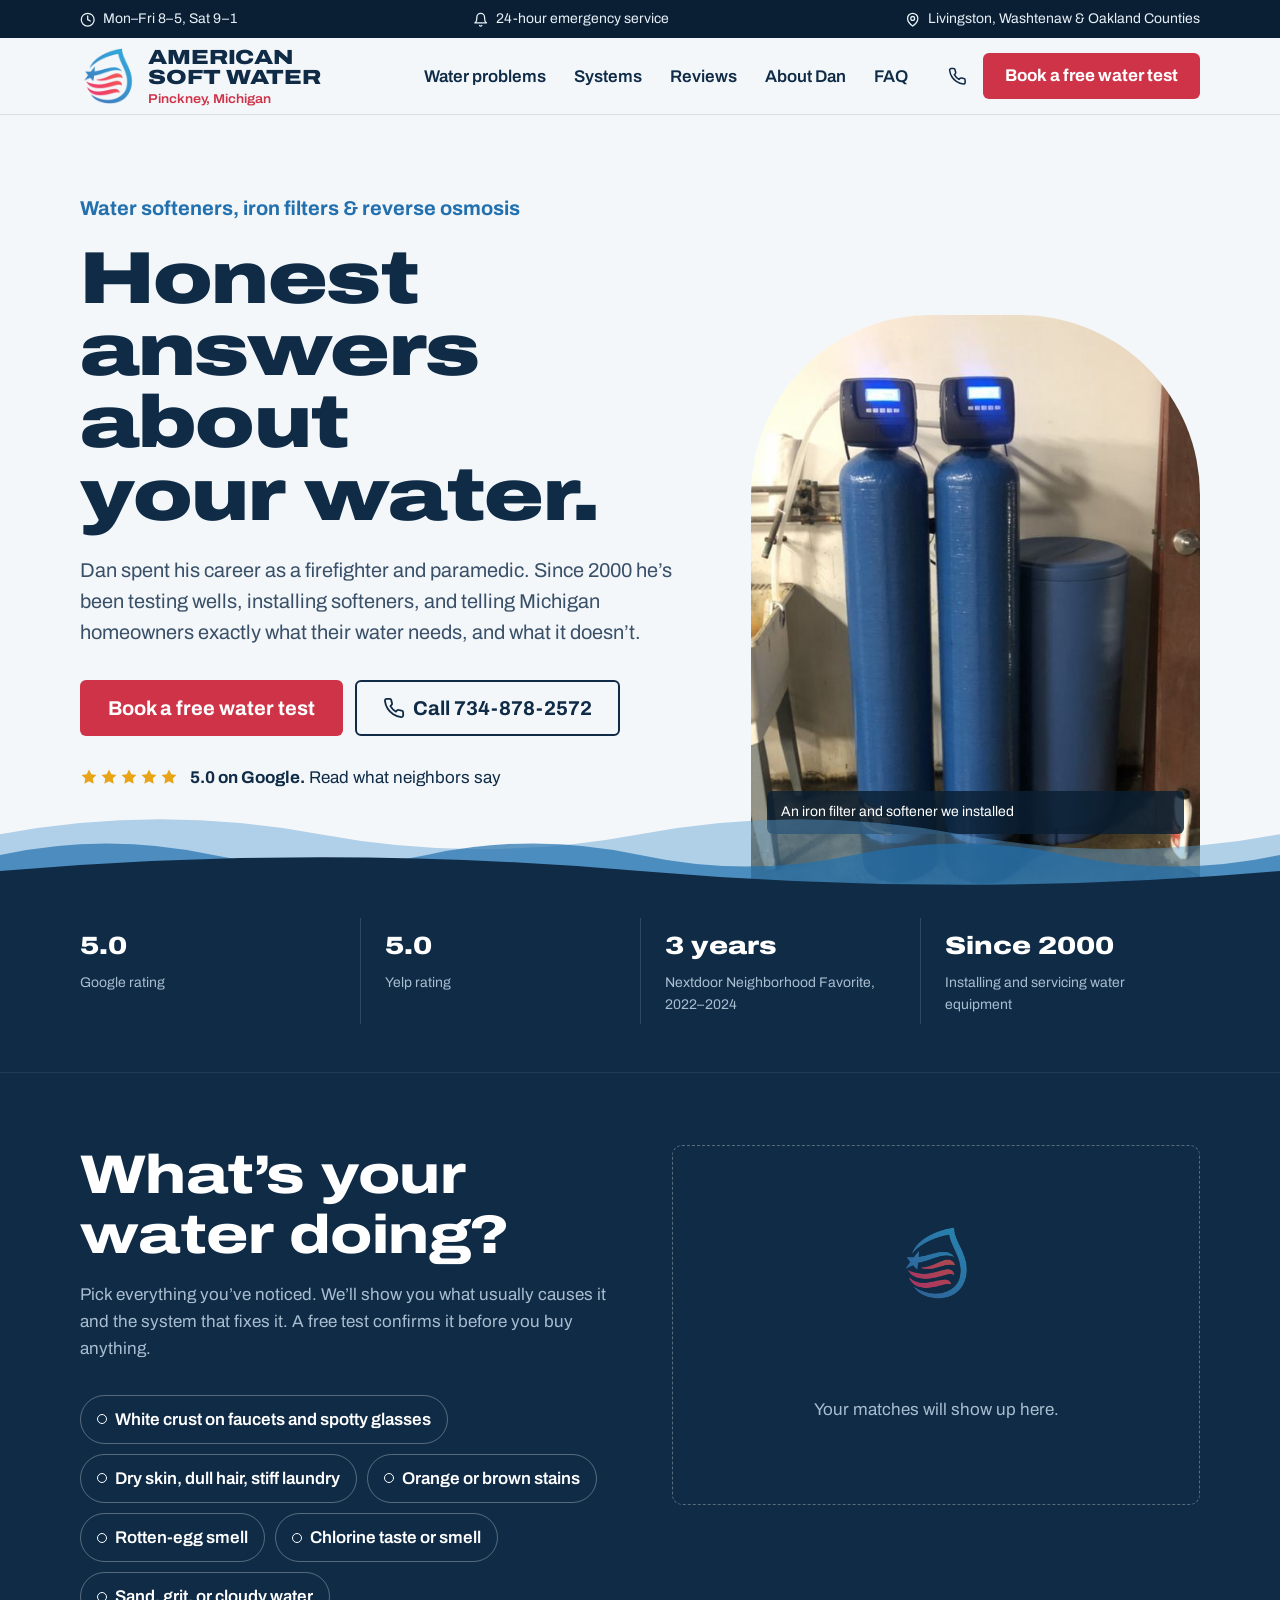
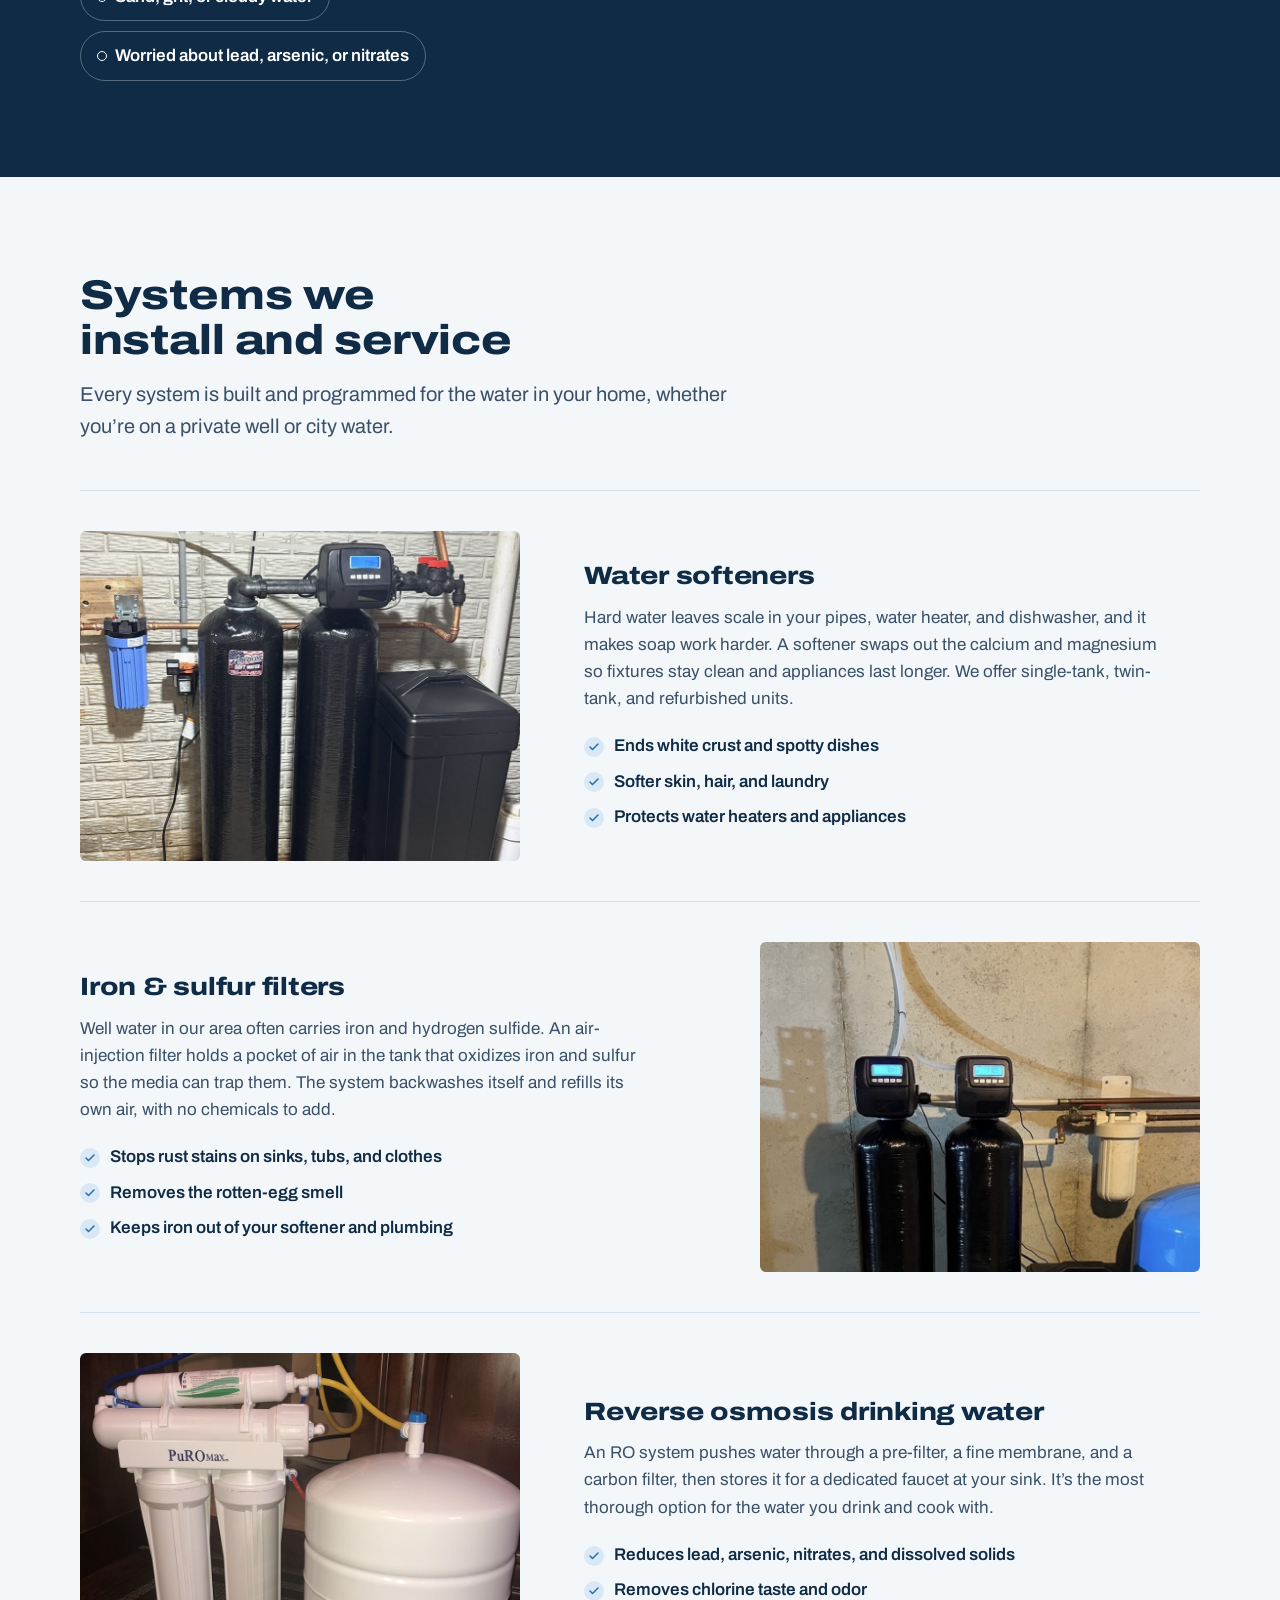
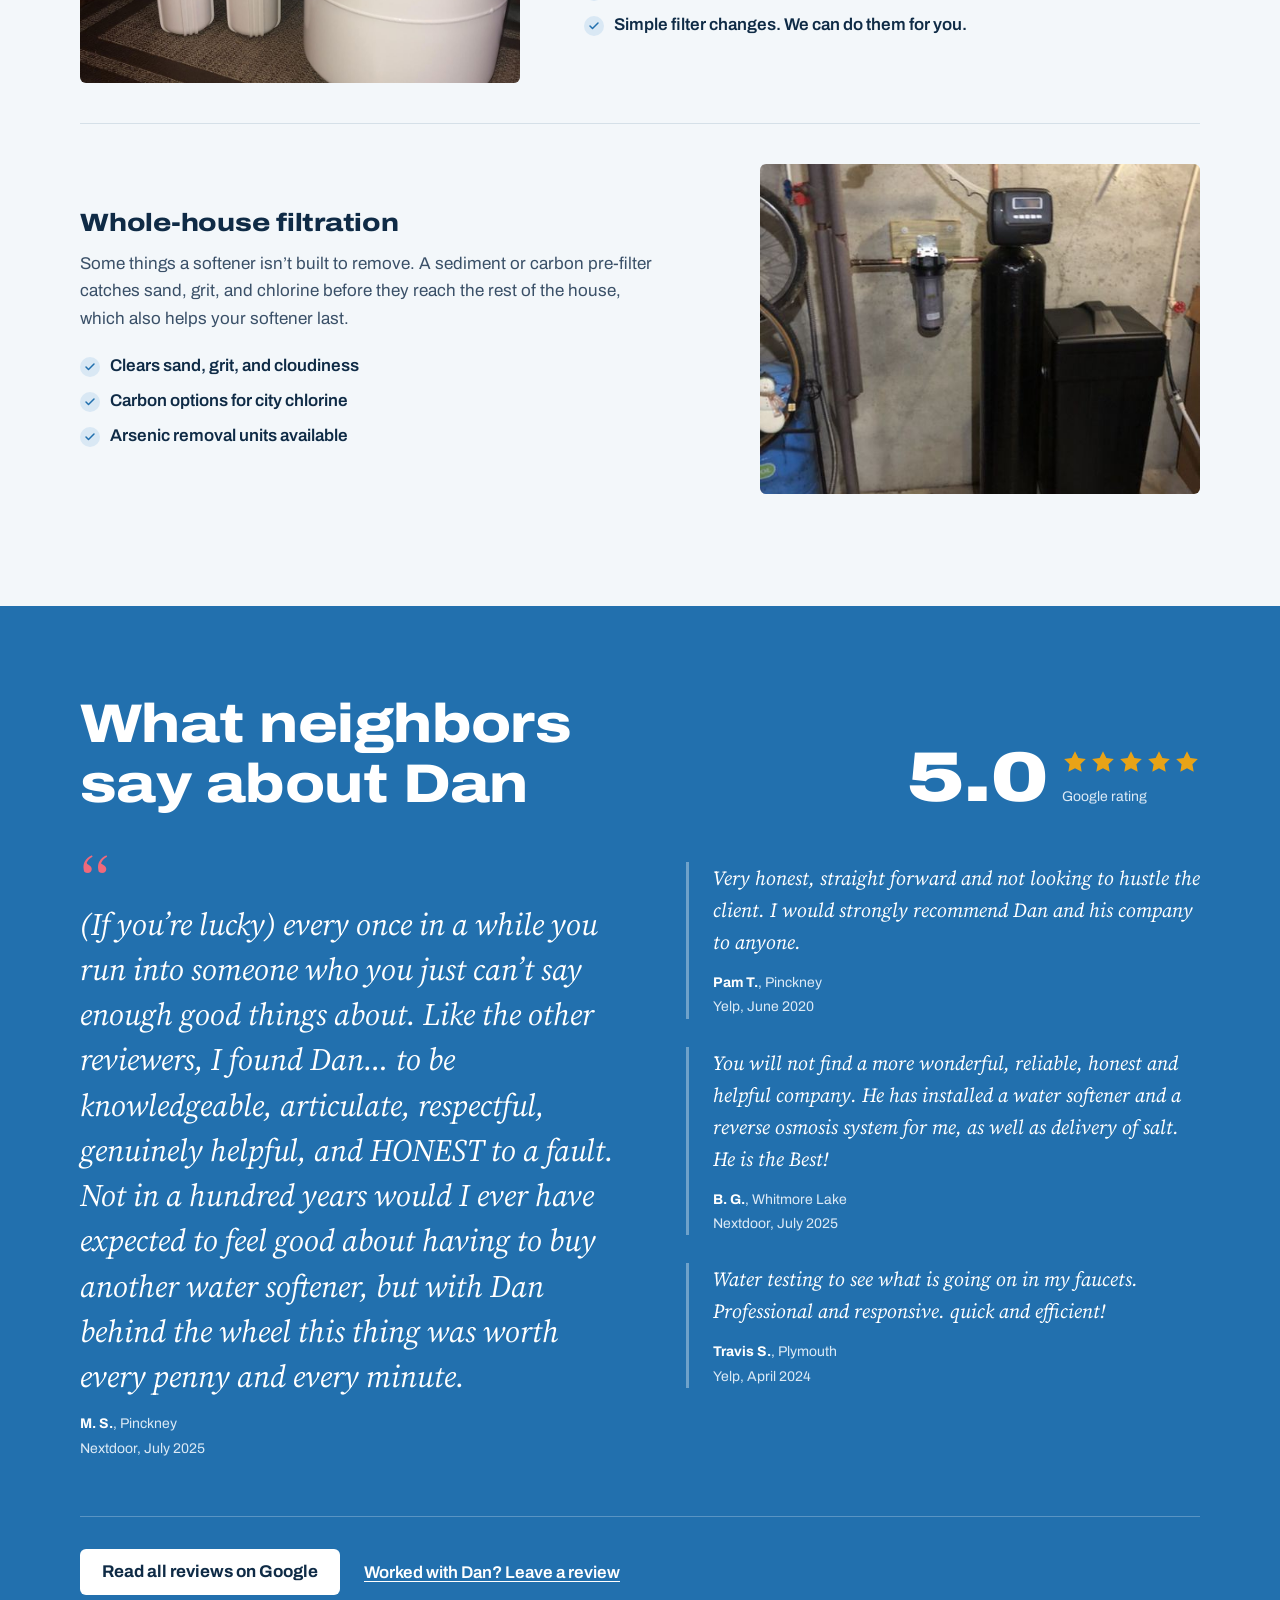
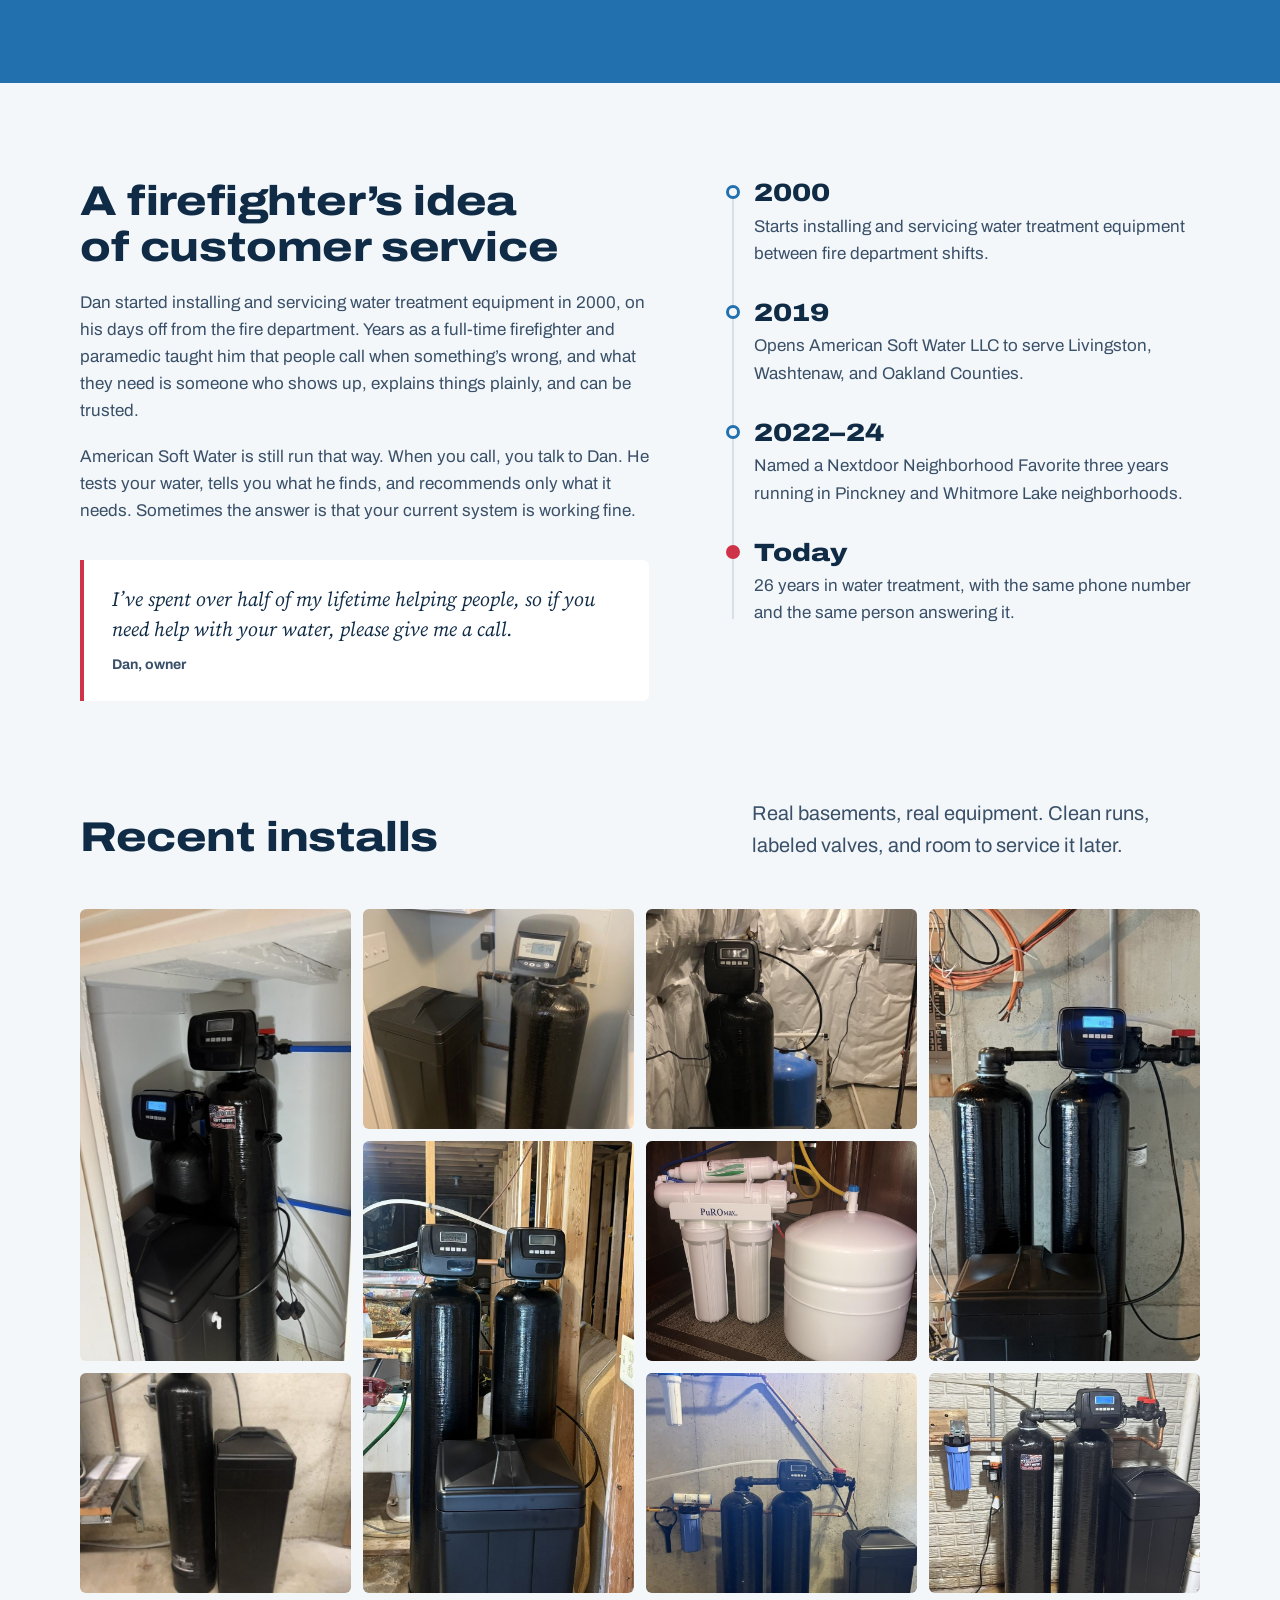
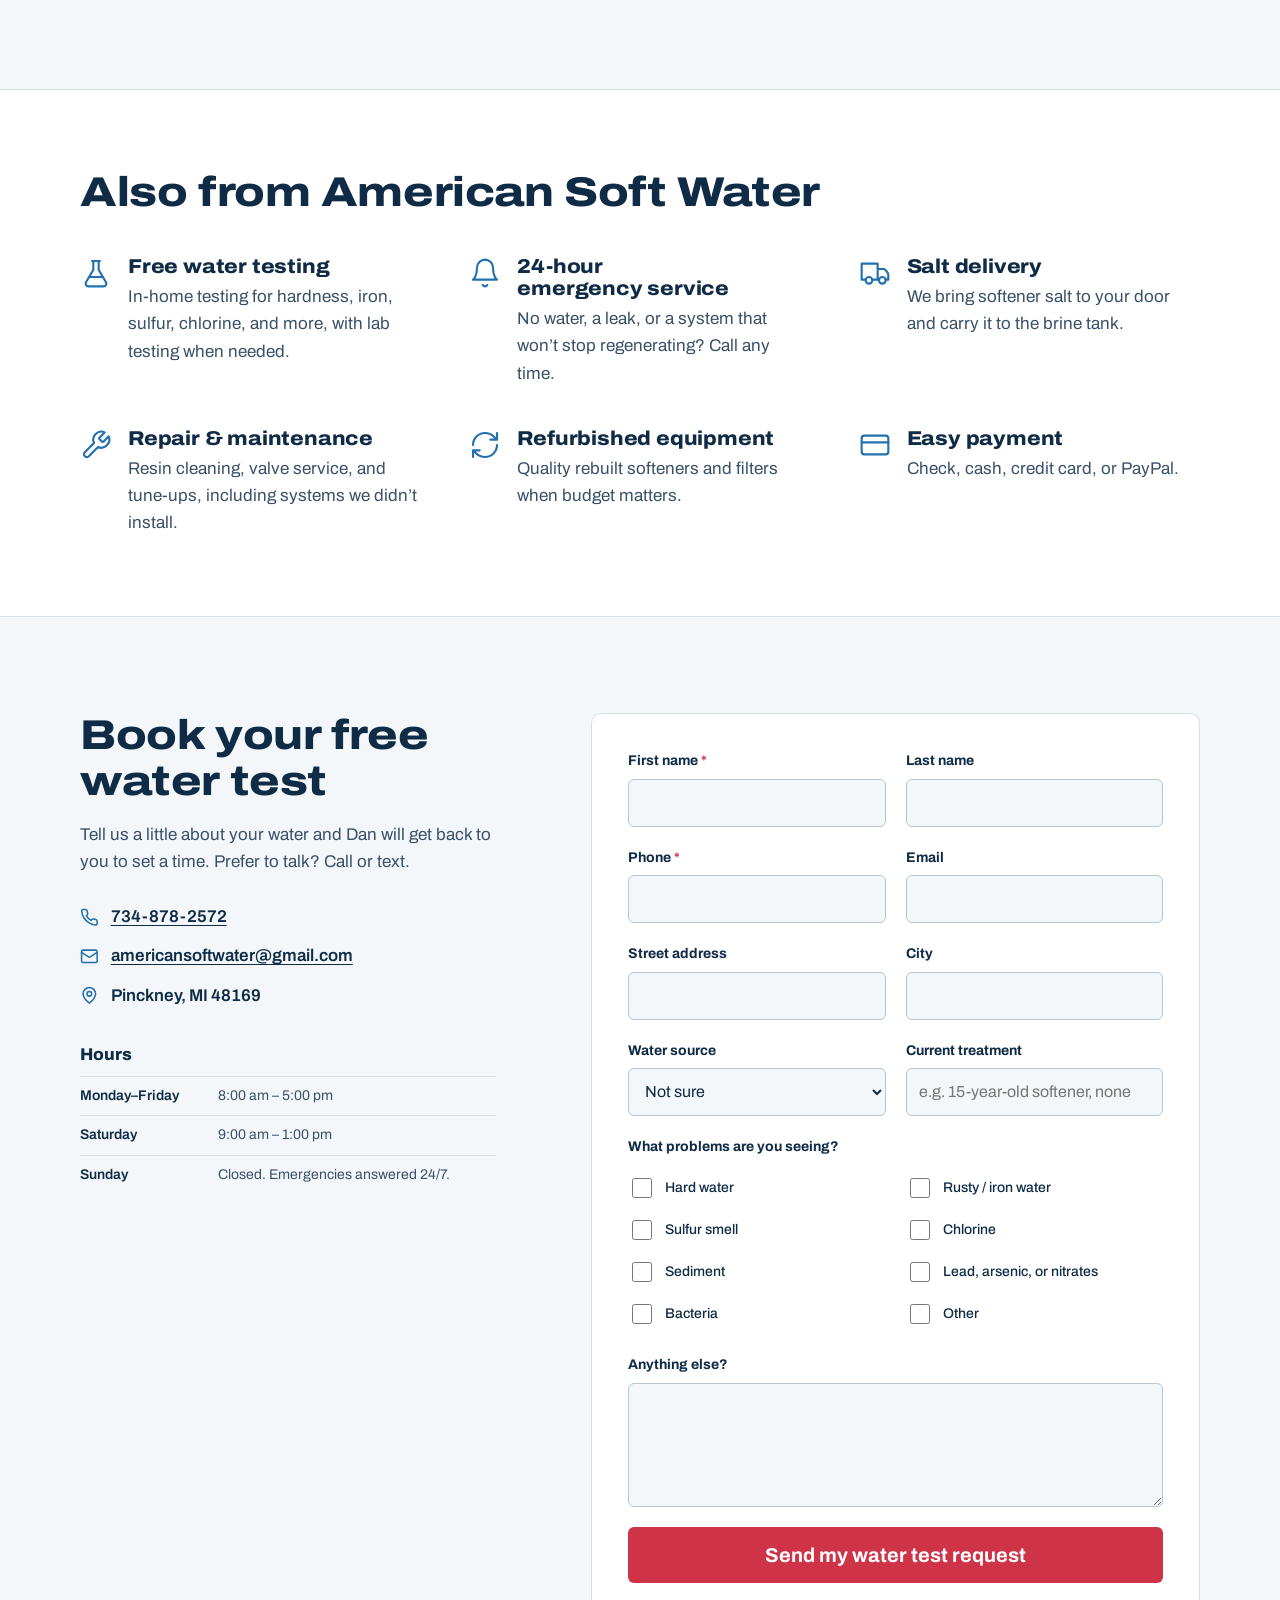
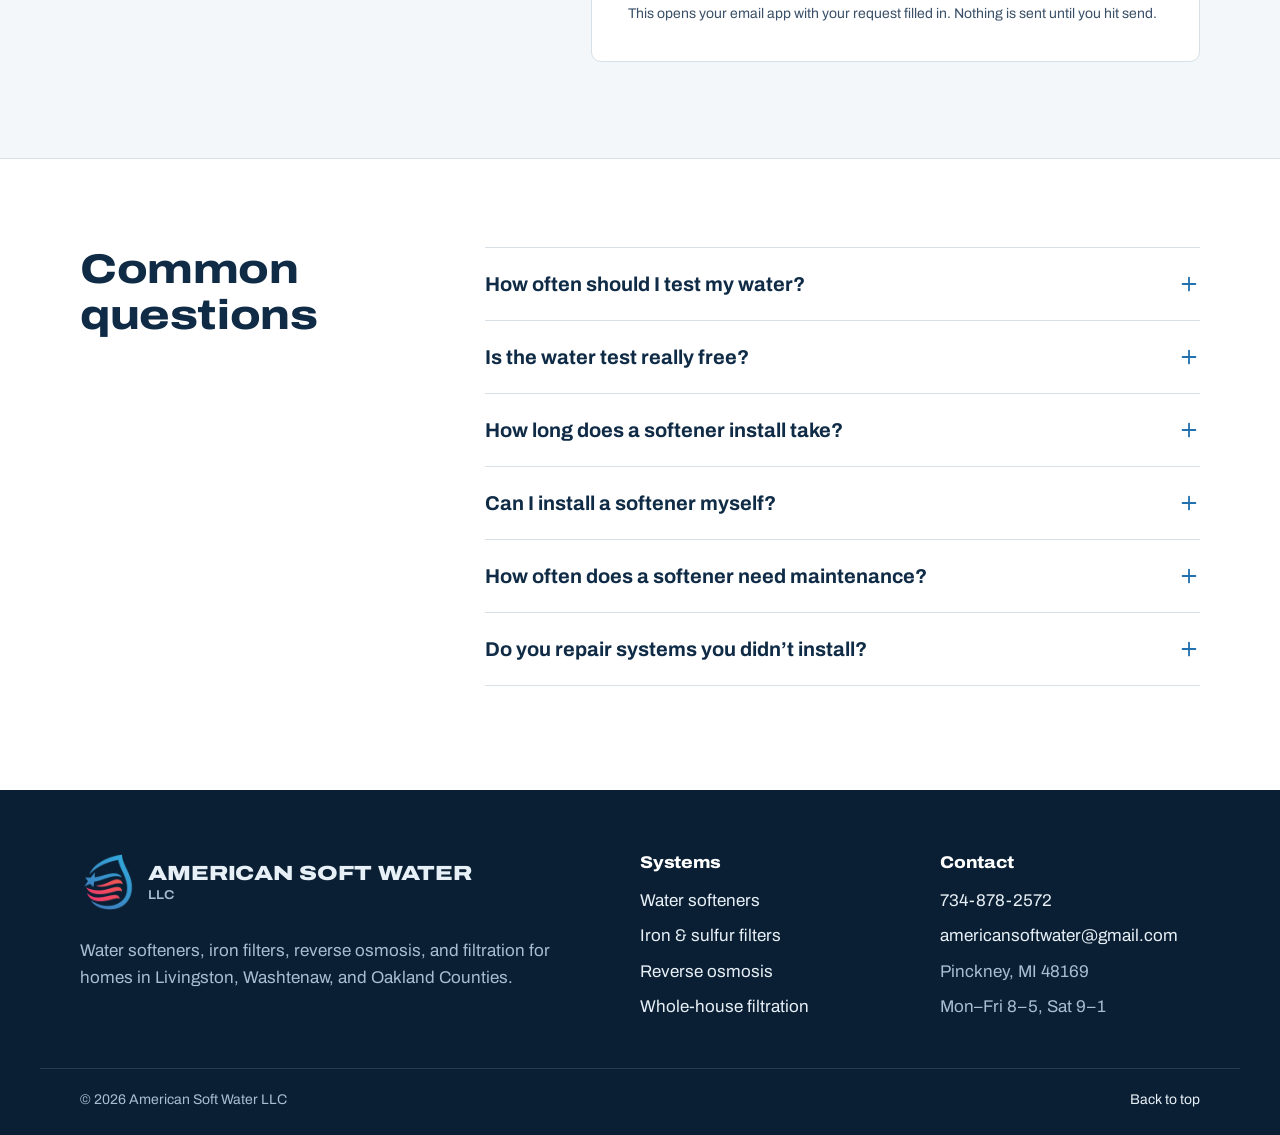
<file: index.html>
<!doctype html>
<html lang="en">
<head>
  <meta charset="utf-8">
  <meta name="viewport" content="width=device-width, initial-scale=1">
  <title>American Soft Water LLC | Water Softeners &amp; Filtration in Pinckney, MI</title>
  <meta name="description" content="Water softeners, iron filters, and reverse osmosis systems installed by Dan, a retired firefighter/paramedic treating Livingston, Washtenaw, and Oakland County water since 2000. Free water testing.">
  <!-- Draft: remove this noindex line when the site goes live on americansoftwater.com -->
  <meta name="robots" content="noindex, nofollow">
  <link rel="icon" href="assets/logo/favicon-64.png" type="image/png">
  <link rel="apple-touch-icon" href="assets/logo/mark.png">
  <meta property="og:title" content="American Soft Water LLC">
  <meta property="og:description" content="Honest water treatment in Pinckney, MI. Free water testing, softeners, iron filters, and reverse osmosis.">
  <meta property="og:image" content="assets/img/install-iron-softener-blue.jpg">
  <link rel="preconnect" href="https://fonts.googleapis.com">
  <link rel="preconnect" href="https://fonts.gstatic.com" crossorigin>
  <link href="https://fonts.googleapis.com/css2?family=Archivo:wdth,wght@62..125,400..900&family=Source+Serif+4:ital,opsz,wght@1,8..60,400;1,8..60,500&display=swap" rel="stylesheet">
  <link rel="stylesheet" href="css/styles.css?v=6">
  <script type="application/ld+json">
  {
    "@context": "https://schema.org",
    "@type": "HomeAndConstructionBusiness",
    "name": "American Soft Water LLC",
    "url": "https://www.americansoftwater.com/",
    "telephone": "+1-734-878-2572",
    "email": "americansoftwater@gmail.com",
    "address": { "@type": "PostalAddress", "addressLocality": "Pinckney", "addressRegion": "MI", "postalCode": "48169", "addressCountry": "US" },
    "areaServed": ["Livingston County, MI", "Washtenaw County, MI", "Oakland County, MI"],
    "openingHours": ["Mo-Fr 08:00-17:00", "Sa 09:00-13:00"],
    "aggregateRating": { "@type": "AggregateRating", "ratingValue": "5.0", "bestRating": "5" }
  }
  </script>
</head>
<body>
  <!-- Icon sprite (Lucide-style strokes, 24px grid) -->
  <svg width="0" height="0" style="position:absolute" aria-hidden="true">
    <symbol id="i-phone" viewBox="0 0 24 24"><path d="M22 16.92v3a2 2 0 0 1-2.18 2 19.79 19.79 0 0 1-8.63-3.07 19.5 19.5 0 0 1-6-6 19.79 19.79 0 0 1-3.07-8.67A2 2 0 0 1 4.11 2h3a2 2 0 0 1 2 1.72 12.84 12.84 0 0 0 .7 2.81 2 2 0 0 1-.45 2.11L8.09 9.91a16 16 0 0 0 6 6l1.27-1.27a2 2 0 0 1 2.11-.45 12.84 12.84 0 0 0 2.81.7A2 2 0 0 1 22 16.92z"/></symbol>
    <symbol id="i-clock" viewBox="0 0 24 24"><circle cx="12" cy="12" r="10"/><path d="M12 6v6l4 2"/></symbol>
    <symbol id="i-pin" viewBox="0 0 24 24"><path d="M20 10c0 6-8 12-8 12s-8-6-8-12a8 8 0 0 1 16 0Z"/><circle cx="12" cy="10" r="3"/></symbol>
    <symbol id="i-mail" viewBox="0 0 24 24"><rect x="2" y="4" width="20" height="16" rx="2"/><path d="m22 7-8.97 5.7a1.94 1.94 0 0 1-2.06 0L2 7"/></symbol>
    <symbol id="i-flask" viewBox="0 0 24 24"><path d="M9 3h6M10 3v6.5L4.5 19a2 2 0 0 0 1.7 3h11.6a2 2 0 0 0 1.7-3L14 9.5V3M6.5 15h11"/></symbol>
    <symbol id="i-bell" viewBox="0 0 24 24"><path d="M6 8a6 6 0 0 1 12 0c0 7 3 9 3 9H3s3-2 3-9M10.3 21a1.94 1.94 0 0 0 3.4 0"/></symbol>
    <symbol id="i-truck" viewBox="0 0 24 24"><path d="M10 17h4V5H2v12h3M20 17h2v-3.34a4 4 0 0 0-1.17-2.83L19 9h-5v8h1"/><circle cx="7.5" cy="17.5" r="2.5"/><circle cx="17.5" cy="17.5" r="2.5"/></symbol>
    <symbol id="i-wrench" viewBox="0 0 24 24"><path d="M14.7 6.3a1 1 0 0 0 0 1.4l1.6 1.6a1 1 0 0 0 1.4 0l3.77-3.77a6 6 0 0 1-7.94 7.94l-6.91 6.91a2.12 2.12 0 0 1-3-3l6.91-6.91a6 6 0 0 1 7.94-7.94l-3.76 3.76z"/></symbol>
    <symbol id="i-refresh" viewBox="0 0 24 24"><path d="M3 12a9 9 0 0 1 9-9 9.75 9.75 0 0 1 6.74 2.74L21 8M21 3v5h-5M21 12a9 9 0 0 1-9 9 9.75 9.75 0 0 1-6.74-2.74L3 16M8 16H3v5"/></symbol>
    <symbol id="i-card" viewBox="0 0 24 24"><rect x="2" y="5" width="20" height="14" rx="2"/><path d="M2 10h20"/></symbol>
    <symbol id="i-check" viewBox="0 0 24 24"><path d="M20 6 9 17l-5-5"/></symbol>
    <symbol id="i-plus" viewBox="0 0 24 24"><path d="M12 5v14M5 12h14"/></symbol>
    <symbol id="i-star" viewBox="0 0 24 24"><path d="m12 2 3.09 6.26L22 9.27l-5 4.87 1.18 6.88L12 17.77l-6.18 3.25L7 14.14 2 9.27l6.91-1.01L12 2z"/></symbol>
    <symbol id="i-menu" viewBox="0 0 24 24"><path d="M4 7h16M4 12h16M4 17h16"/></symbol>
    <symbol id="i-x" viewBox="0 0 24 24"><path d="M18 6 6 18M6 6l12 12"/></symbol>
  </svg>

  <a class="skip-link" href="#main">Skip to content</a>

  <div class="topbar">
    <div class="wrap topbar__inner">
      <p><svg class="ico" aria-hidden="true"><use href="#i-clock"/></svg>Mon–Fri 8–5, Sat 9–1</p>
      <p class="topbar__mid"><svg class="ico" aria-hidden="true"><use href="#i-bell"/></svg>24-hour emergency service</p>
      <p><svg class="ico" aria-hidden="true"><use href="#i-pin"/></svg>Livingston, Washtenaw &amp; Oakland Counties</p>
    </div>
  </div>

  <header class="site-header" id="top">
    <div class="wrap site-header__inner">
      <a class="brand" href="#top" aria-label="American Soft Water, home">
        <img class="brand__mark" src="assets/logo/mark.png" width="50" height="50" alt="">
        <span class="brand__word">
          <span class="brand__name">American Soft&nbsp;Water</span>
          <span class="brand__sub">Pinckney, Michigan</span>
        </span>
      </a>
      <nav class="nav" id="site-nav" aria-label="Main">
        <ul>
          <li><a href="#finder">Water problems</a></li>
          <li><a href="#systems">Systems</a></li>
          <li><a href="#reviews">Reviews</a></li>
          <li><a href="#about">About Dan</a></li>
          <li><a href="#faq">FAQ</a></li>
        </ul>
      </nav>
      <div class="site-header__actions">
        <a class="phone-link" href="tel:+17348782572"><svg class="ico" aria-hidden="true"><use href="#i-phone"/></svg><span>734-878-2572</span></a>
        <a class="btn btn--red" href="#water-test">Book a free water test</a>
        <button class="nav-toggle" type="button" aria-expanded="false" aria-controls="site-nav">
          <svg class="ico ico--lg" aria-hidden="true"><use href="#i-menu"/></svg><span class="sr-only">Menu</span>
        </button>
      </div>
    </div>
  </header>

  <main id="main">
    <!-- HERO -->
    <section class="hero">
      <div class="wrap hero__grid">
        <div class="hero__copy">
          <p class="hero__kicker">Water softeners, iron filters &amp; reverse osmosis</p>
          <h1 class="hero__title">Honest answers about your&nbsp;water.</h1>
          <p class="hero__lede">Dan spent his career as a firefighter and paramedic. Since 2000 he’s been testing wells, installing softeners, and telling Michigan homeowners exactly what their water needs, and what it doesn’t.</p>
          <div class="hero__actions">
            <a class="btn btn--red btn--lg" href="#water-test">Book a free water test</a>
            <a class="btn btn--ghost btn--lg" href="tel:+17348782572"><svg class="ico" aria-hidden="true"><use href="#i-phone"/></svg>Call 734-878-2572</a>
          </div>
          <a class="hero__rating" href="#reviews">
            <span class="stars" aria-hidden="true"><svg><use href="#i-star"/></svg><svg><use href="#i-star"/></svg><svg><use href="#i-star"/></svg><svg><use href="#i-star"/></svg><svg><use href="#i-star"/></svg></span>
            <span><strong>5.0 on Google.</strong> Read what neighbors say</span>
          </a>
        </div>
        <figure class="hero__photo">
          <img src="assets/img/install-iron-softener-blue.jpg" width="562" height="744" alt="Blue iron filter and water softener tanks, each with a lit digital valve, beside a matching brine tank">
          <figcaption>An iron filter and softener we installed</figcaption>
        </figure>
      </div>
      <!-- Three wave layers, each 2x wide and repeating every half, drift sideways on a loop -->
      <div class="hero__water" aria-hidden="true">
        <svg class="wave wave--back" viewBox="0 0 2880 100" preserveAspectRatio="none"><path d="M0 34Q180 8 360 34T720 34T1080 34T1440 34T1800 34T2160 34T2520 34T2880 34V100H0Z"/></svg>
        <svg class="wave wave--mid" viewBox="0 0 2880 100" preserveAspectRatio="none"><path d="M0 52Q120 32 240 52T480 52T720 52T960 52T1200 52T1440 52T1680 52T1920 52T2160 52T2400 52T2640 52T2880 52V100H0Z"/></svg>
        <svg class="wave wave--front" viewBox="0 0 2880 100" preserveAspectRatio="none"><path d="M0 66Q360 42 720 66T1440 66T2160 66T2880 66V100H0Z"/></svg>
      </div>
    </section>

    <!-- PROOF STRIP -->
    <section class="proof" aria-label="Ratings and recognition">
      <div class="wrap proof__grid">
        <div class="proof__item"><span class="proof__big">5.0</span><span class="proof__label">Google rating</span></div>
        <div class="proof__item"><span class="proof__big">5.0</span><span class="proof__label">Yelp rating</span></div>
        <div class="proof__item"><span class="proof__big">3 years</span><span class="proof__label">Nextdoor Neighborhood Favorite, 2022–2024</span></div>
        <div class="proof__item"><span class="proof__big">Since 2000</span><span class="proof__label">Installing and servicing water equipment</span></div>
      </div>
    </section>

    <!-- SYMPTOM FINDER -->
    <section class="finder" id="finder" aria-labelledby="finder-title">
      <div class="wrap finder__grid">
        <div class="finder__intro">
          <h2 id="finder-title">What’s your water doing?</h2>
          <p>Pick everything you’ve noticed. We’ll show you what usually causes it and the system that fixes it. A free test confirms it before you buy anything.</p>
          <fieldset class="chips">
            <legend class="sr-only">Water symptoms</legend>
            <label class="chip"><input type="checkbox" value="hard"><span>White crust on faucets and spotty glasses</span></label>
            <label class="chip"><input type="checkbox" value="skin"><span>Dry skin, dull hair, stiff laundry</span></label>
            <label class="chip"><input type="checkbox" value="iron"><span>Orange or brown stains</span></label>
            <label class="chip"><input type="checkbox" value="sulfur"><span>Rotten-egg smell</span></label>
            <label class="chip"><input type="checkbox" value="chlorine"><span>Chlorine taste or smell</span></label>
            <label class="chip"><input type="checkbox" value="sediment"><span>Sand, grit, or cloudy water</span></label>
            <label class="chip"><input type="checkbox" value="drinking"><span>Worried about lead, arsenic, or nitrates</span></label>
          </fieldset>
        </div>
        <div class="finder__result" aria-live="polite">
          <div class="result result--empty" id="finder-empty">
            <img class="result__mark" src="assets/logo/mark.png" width="72" height="72" alt="">
            <p>Your matches will show up here.</p>
          </div>
          <div class="result" id="finder-output" hidden></div>
        </div>
      </div>
    </section>

    <!-- SYSTEMS -->
    <section class="systems" id="systems" aria-labelledby="systems-title">
      <div class="wrap">
        <header class="section-head">
          <h2 id="systems-title">Systems we install and service</h2>
          <p>Every system is built and programmed for the water in your home, whether you’re on a private well or city water.</p>
        </header>

        <article class="system" id="softeners">
          <figure class="system__photo"><img src="assets/img/install-twin-tank.jpg" width="900" height="1187" loading="lazy" alt="Twin-tank water softener: two black tanks sharing one digital valve, with a brine tank and sediment pre-filter"></figure>
          <div class="system__body">
            <h3>Water softeners</h3>
            <p>Hard water leaves scale in your pipes, water heater, and dishwasher, and it makes soap work harder. A softener swaps out the calcium and magnesium so fixtures stay clean and appliances last longer. We offer single-tank, twin-tank, and refurbished units.</p>
            <ul class="ticks">
              <li>Ends white crust and spotty dishes</li>
              <li>Softer skin, hair, and laundry</li>
              <li>Protects water heaters and appliances</li>
            </ul>
          </div>
        </article>

        <article class="system system--flip" id="iron-filters">
          <figure class="system__photo system__photo--top"><img src="assets/img/install-iron-softener-well.jpg" width="900" height="1469" loading="lazy" alt="Iron filter and water softener side by side, each with its own digital valve, next to a pre-filter and well pressure tank"></figure>
          <div class="system__body">
            <h3>Iron &amp; sulfur filters</h3>
            <p>Well water in our area often carries iron and hydrogen sulfide. An air-injection filter holds a pocket of air in the tank that oxidizes iron and sulfur so the media can trap them. The system backwashes itself and refills its own air, with no chemicals to add.</p>
            <ul class="ticks">
              <li>Stops rust stains on sinks, tubs, and clothes</li>
              <li>Removes the rotten-egg smell</li>
              <li>Keeps iron out of your softener and plumbing</li>
            </ul>
          </div>
        </article>

        <article class="system" id="reverse-osmosis">
          <figure class="system__photo"><img src="assets/img/install-ro.jpg" width="1000" height="999" loading="lazy" alt="PuROMax four-stage reverse osmosis unit and white storage tank under a kitchen sink"></figure>
          <div class="system__body">
            <h3>Reverse osmosis drinking water</h3>
            <p>An RO system pushes water through a pre-filter, a fine membrane, and a carbon filter, then stores it for a dedicated faucet at your sink. It’s the most thorough option for the water you drink and cook with.</p>
            <ul class="ticks">
              <li>Reduces lead, arsenic, nitrates, and dissolved solids</li>
              <li>Removes chlorine taste and odor</li>
              <li>Simple filter changes. We can do them for you.</li>
            </ul>
          </div>
        </article>

        <article class="system system--flip" id="filtration">
          <figure class="system__photo"><img src="assets/img/install-prefilter.jpg" width="562" height="744" loading="lazy" alt="Sediment pre-filter plumbed ahead of a water softener in a basement"></figure>
          <div class="system__body">
            <h3>Whole-house filtration</h3>
            <p>Some things a softener isn’t built to remove. A sediment or carbon pre-filter catches sand, grit, and chlorine before they reach the rest of the house, which also helps your softener last.</p>
            <ul class="ticks">
              <li>Clears sand, grit, and cloudiness</li>
              <li>Carbon options for city chlorine</li>
              <li>Arsenic removal units available</li>
            </ul>
          </div>
        </article>
      </div>
    </section>

    <!-- REVIEWS -->
    <section class="reviews" id="reviews" aria-labelledby="reviews-title">
      <div class="wrap">
        <header class="reviews__head">
          <h2 id="reviews-title">What neighbors say about Dan</h2>
          <div class="reviews__score">
            <span class="reviews__num">5.0</span>
            <span class="stars stars--lg" aria-hidden="true"><svg><use href="#i-star"/></svg><svg><use href="#i-star"/></svg><svg><use href="#i-star"/></svg><svg><use href="#i-star"/></svg><svg><use href="#i-star"/></svg></span>
            <span class="reviews__src">Google rating</span>
          </div>
        </header>

        <!--
          GOOGLE REVIEWS: paste real Google reviews here using the same <blockquote class="review"> markup,
          with data-source="Google". Only published customer reviews, quoted word for word.
        -->
        <div class="reviews__layout">
          <blockquote class="review review--feature" data-source="Nextdoor">
            <p>(If you’re lucky) every once in a while you run into someone who you just can’t say enough good things about. Like the other reviewers, I found Dan… to be knowledgeable, articulate, respectful, genuinely helpful, and HONEST to a fault. Not in a hundred years would I ever have expected to feel good about having to buy another water softener, but with Dan behind the wheel this thing was worth every penny and every minute.</p>
            <footer><cite>M. S.</cite>, Pinckney <span class="review__src">Nextdoor, July 2025</span></footer>
          </blockquote>

          <div class="reviews__stack">
            <blockquote class="review" data-source="Yelp">
              <p>Very honest, straight forward and not looking to hustle the client. I would strongly recommend Dan and his company to anyone.</p>
              <footer><cite>Pam T.</cite>, Pinckney <span class="review__src">Yelp, June 2020</span></footer>
            </blockquote>
            <blockquote class="review" data-source="Nextdoor">
              <p>You will not find a more wonderful, reliable, honest and helpful company. He has installed a water softener and a reverse osmosis system for me, as well as delivery of salt. He is the Best!</p>
              <footer><cite>B. G.</cite>, Whitmore Lake <span class="review__src">Nextdoor, July 2025</span></footer>
            </blockquote>
            <blockquote class="review" data-source="Yelp">
              <p>Water testing to see what is going on in my faucets. Professional and responsive. quick and efficient!</p>
              <footer><cite>Travis S.</cite>, Plymouth <span class="review__src">Yelp, April 2024</span></footer>
            </blockquote>
          </div>
        </div>

        <div class="reviews__cta">
          <a class="btn btn--light" href="https://maps.google.com/?cid=2943230099254517318" target="_blank" rel="noopener">Read all reviews on Google</a>
          <a class="text-link" href="https://maps.google.com/?cid=2943230099254517318" target="_blank" rel="noopener">Worked with Dan? Leave a review</a>
        </div>
      </div>
    </section>

    <!-- ABOUT -->
    <section class="about" id="about" aria-labelledby="about-title">
      <div class="wrap about__grid">
        <div class="about__story">
          <h2 id="about-title">A firefighter’s idea of customer service</h2>
          <p>Dan started installing and servicing water treatment equipment in 2000, on his days off from the fire department. Years as a full-time firefighter and paramedic taught him that people call when something’s wrong, and what they need is someone who shows up, explains things plainly, and can be trusted.</p>
          <p>American Soft Water is still run that way. When you call, you talk to Dan. He tests your water, tells you what he finds, and recommends only what it needs. Sometimes the answer is that your current system is working fine.</p>
          <blockquote class="about__quote">
            <p>I’ve spent over half of my lifetime helping people, so if you need help with your water, please give me a call.</p>
            <footer>Dan, owner</footer>
          </blockquote>
        </div>
        <ol class="timeline" aria-label="Company history">
          <li><span class="timeline__year">2000</span><p>Starts installing and servicing water treatment equipment between fire department shifts.</p></li>
          <li><span class="timeline__year">2019</span><p>Opens American Soft Water LLC to serve Livingston, Washtenaw, and Oakland Counties.</p></li>
          <li><span class="timeline__year">2022–24</span><p>Named a Nextdoor Neighborhood Favorite three years running in Pinckney and Whitmore Lake neighborhoods.</p></li>
          <li><span class="timeline__year">Today</span><p>26 years in water treatment, with the same phone number and the same person answering it.</p></li>
        </ol>
      </div>
    </section>

    <!-- INSTALL GALLERY -->
    <section class="installs" aria-labelledby="installs-title">
      <div class="wrap">
        <header class="section-head section-head--row">
          <h2 id="installs-title">Recent installs</h2>
          <p>Real basements, real equipment. Clean runs, labeled valves, and room to service it later.</p>
        </header>
        <div class="installs__grid">
          <figure class="installs__item installs__item--tall"><img src="assets/img/install-iron-softener-closet.jpg" width="900" height="1187" loading="lazy" alt="Iron filter and softener fitted into a utility closet, with the American Soft Water sticker on the tank"></figure>
          <figure class="installs__item"><img src="assets/img/install-laundry.jpg" width="562" height="744" loading="lazy" alt="Softener and brine tank installed in a finished laundry room"></figure>
          <figure class="installs__item"><img src="assets/img/install-new-build.jpg" width="750" height="1000" loading="lazy" alt="Softener next to a blue well pressure tank in a new-construction basement"></figure>
          <figure class="installs__item installs__item--tall"><img src="assets/img/install-twin-tank-tall.jpg" width="900" height="1464" loading="lazy" alt="Twin-tank water softener: two tanks sharing one lit digital valve, with a brine tank in front"></figure>
          <figure class="installs__item installs__item--tall"><img src="assets/img/install-iron-softener-basement.jpg" width="900" height="1725" loading="lazy" alt="Iron filter and softener with a brine tank in an unfinished basement"></figure>
          <figure class="installs__item"><img src="assets/img/install-ro.jpg" width="1000" height="999" loading="lazy" alt="Reverse osmosis system under a kitchen sink"></figure>
          <figure class="installs__item"><img src="assets/img/install-basement.jpg" width="562" height="743" loading="lazy" alt="Single softener tank and brine tank on a basement floor"></figure>
          <figure class="installs__item"><img src="assets/img/install-twin-tank-prefilter.jpg" width="900" height="934" loading="lazy" alt="Twin-tank water softener with two pre-filters and copper plumbing on a basement wall"></figure>
          <figure class="installs__item"><img src="assets/img/install-twin-tank.jpg" width="900" height="1187" loading="lazy" alt="Twin-tank water softener with the American Soft Water sticker, brine tank, and sediment pre-filter"></figure>
        </div>
      </div>
    </section>

    <!-- SERVICES -->
    <section class="services" aria-labelledby="services-title">
      <div class="wrap">
        <h2 id="services-title" class="services__title">Also from American Soft Water</h2>
        <ul class="services__list">
          <li><svg class="ico ico--xl" aria-hidden="true"><use href="#i-flask"/></svg><h3>Free water testing</h3><p>In-home testing for hardness, iron, sulfur, chlorine, and more, with lab testing when needed.</p></li>
          <li><svg class="ico ico--xl" aria-hidden="true"><use href="#i-bell"/></svg><h3>24-hour emergency service</h3><p>No water, a leak, or a system that won’t stop regenerating? Call any time.</p></li>
          <li><svg class="ico ico--xl" aria-hidden="true"><use href="#i-truck"/></svg><h3>Salt delivery</h3><p>We bring softener salt to your door and carry it to the brine tank.</p></li>
          <li><svg class="ico ico--xl" aria-hidden="true"><use href="#i-wrench"/></svg><h3>Repair &amp; maintenance</h3><p>Resin cleaning, valve service, and tune-ups, including systems we didn’t install.</p></li>
          <li><svg class="ico ico--xl" aria-hidden="true"><use href="#i-refresh"/></svg><h3>Refurbished equipment</h3><p>Quality rebuilt softeners and filters when budget matters.</p></li>
          <li><svg class="ico ico--xl" aria-hidden="true"><use href="#i-card"/></svg><h3>Easy payment</h3><p>Check, cash, credit card, or PayPal.</p></li>
        </ul>
      </div>
    </section>

    <!-- WATER TEST FORM -->
    <section class="booking" id="water-test" aria-labelledby="booking-title">
      <div class="wrap booking__grid">
        <div class="booking__info">
          <h2 id="booking-title">Book your free water test</h2>
          <p>Tell us a little about your water and Dan will get back to you to set a time. Prefer to talk? Call or text.</p>
          <ul class="contact-list">
            <li><svg class="ico" aria-hidden="true"><use href="#i-phone"/></svg><a href="tel:+17348782572">734-878-2572</a></li>
            <li><svg class="ico" aria-hidden="true"><use href="#i-mail"/></svg><a href="mailto:americansoftwater@gmail.com">americansoftwater@gmail.com</a></li>
            <li><svg class="ico" aria-hidden="true"><use href="#i-pin"/></svg><span>Pinckney, MI 48169</span></li>
          </ul>
          <table class="hours">
            <caption>Hours</caption>
            <tbody>
              <tr><th scope="row">Monday–Friday</th><td>8:00 am – 5:00 pm</td></tr>
              <tr><th scope="row">Saturday</th><td>9:00 am – 1:00 pm</td></tr>
              <tr><th scope="row">Sunday</th><td>Closed. Emergencies answered 24/7.</td></tr>
            </tbody>
          </table>
        </div>

        <form class="form" id="test-form" novalidate>
          <div class="form__error-summary" id="form-errors" tabindex="-1" hidden></div>
          <div class="form__row">
            <div class="field">
              <label for="f-first">First name <span class="req" aria-hidden="true">*</span></label>
              <input id="f-first" name="first" autocomplete="given-name" required>
              <p class="field__error" id="f-first-err" hidden></p>
            </div>
            <div class="field">
              <label for="f-last">Last name</label>
              <input id="f-last" name="last" autocomplete="family-name">
            </div>
          </div>
          <div class="form__row">
            <div class="field">
              <label for="f-phone">Phone <span class="req" aria-hidden="true">*</span></label>
              <input id="f-phone" name="phone" type="tel" autocomplete="tel" required>
              <p class="field__error" id="f-phone-err" hidden></p>
            </div>
            <div class="field">
              <label for="f-email">Email</label>
              <input id="f-email" name="email" type="email" autocomplete="email">
              <p class="field__error" id="f-email-err" hidden></p>
            </div>
          </div>
          <div class="form__row">
            <div class="field">
              <label for="f-address">Street address</label>
              <input id="f-address" name="address" autocomplete="street-address">
            </div>
            <div class="field">
              <label for="f-city">City</label>
              <input id="f-city" name="city" autocomplete="address-level2">
            </div>
          </div>
          <div class="form__row">
            <div class="field">
              <label for="f-source">Water source</label>
              <select id="f-source" name="source">
                <option value="">Not sure</option>
                <option>Private well</option>
                <option>City water</option>
              </select>
            </div>
            <div class="field">
              <label for="f-current">Current treatment</label>
              <input id="f-current" name="current" placeholder="e.g. 15-year-old softener, none">
            </div>
          </div>
          <fieldset class="field field--checks">
            <legend>What problems are you seeing?</legend>
            <div class="checks">
              <label><input type="checkbox" name="problems" value="Hard water" data-key="hard skin"> Hard water</label>
              <label><input type="checkbox" name="problems" value="Rusty / iron water" data-key="iron"> Rusty / iron water</label>
              <label><input type="checkbox" name="problems" value="Hydrogen sulfide (smell)" data-key="sulfur"> Sulfur smell</label>
              <label><input type="checkbox" name="problems" value="Chlorine" data-key="chlorine"> Chlorine</label>
              <label><input type="checkbox" name="problems" value="Sediment" data-key="sediment"> Sediment</label>
              <label><input type="checkbox" name="problems" value="Lead / arsenic / nitrates" data-key="drinking"> Lead, arsenic, or nitrates</label>
              <label><input type="checkbox" name="problems" value="Bacteria"> Bacteria</label>
              <label><input type="checkbox" name="problems" value="Other"> Other</label>
            </div>
          </fieldset>
          <div class="field">
            <label for="f-message">Anything else?</label>
            <textarea id="f-message" name="message" rows="4"></textarea>
          </div>
          <button class="btn btn--red btn--lg btn--block" type="submit">Send my water test request</button>
          <p class="form__note">This opens your email app with your request filled in. Nothing is sent until you hit send.</p>
          <p class="form__status" id="form-status" role="status"></p>
        </form>
      </div>
    </section>

    <!-- FAQ -->
    <section class="faq" id="faq" aria-labelledby="faq-title">
      <div class="wrap faq__grid">
        <h2 id="faq-title">Common questions</h2>
        <div class="faq__list">
          <details>
            <summary>How often should I test my water?<svg class="ico" aria-hidden="true"><use href="#i-plus"/></svg></summary>
            <p>Once a year, especially if you’re on a well, and any time you notice a change in taste, smell, or staining.</p>
          </details>
          <details>
            <summary>Is the water test really free?<svg class="ico" aria-hidden="true"><use href="#i-plus"/></svg></summary>
            <p>Yes. Dan tests at your home and explains the results on the spot. There’s no obligation to buy anything.</p>
          </details>
          <details>
            <summary>How long does a softener install take?<svg class="ico" aria-hidden="true"><use href="#i-plus"/></svg></summary>
            <p>It depends on your plumbing and the system, but most installs are done the same day with only a short water shutoff.</p>
          </details>
          <details>
            <summary>Can I install a softener myself?<svg class="ico" aria-hidden="true"><use href="#i-plus"/></svg></summary>
            <p>You can, but sizing and programming the valve for your water’s hardness and iron is where most DIY systems fall short. A professional install also keeps product and workmanship warranties intact.</p>
          </details>
          <details>
            <summary>How often does a softener need maintenance?<svg class="ico" aria-hidden="true"><use href="#i-plus"/></svg></summary>
            <p>Keep the brine tank stocked with salt (we can deliver it), and have the system checked periodically. We clean resin, check salt levels, and confirm it’s regenerating correctly.</p>
          </details>
          <details>
            <summary>Do you repair systems you didn’t install?<svg class="ico" aria-hidden="true"><use href="#i-plus"/></svg></summary>
            <p>We work on most brands. You can text a picture to Dan at <a href="sms:+17348782572">734-878-2572</a> and he can come out and evaluate the unit to see if it’s repairable or not. Depending on the issue, sometimes all it needs is a little cleaning.</p>
          </details>
        </div>
      </div>
    </section>
  </main>

  <footer class="site-footer">
    <div class="wrap site-footer__grid">
      <div class="site-footer__brand">
        <a class="brand brand--light" href="#top" aria-label="American Soft Water, back to top">
          <img class="brand__mark" src="assets/logo/mark.png" width="50" height="50" alt="">
          <span class="brand__word"><span class="brand__name">American Soft&nbsp;Water</span><span class="brand__sub">LLC</span></span>
        </a>
        <p>Water softeners, iron filters, reverse osmosis, and filtration for homes in Livingston, Washtenaw, and Oakland Counties.</p>
      </div>
      <div>
        <h2 class="site-footer__h">Systems</h2>
        <ul>
          <li><a href="#softeners">Water softeners</a></li>
          <li><a href="#iron-filters">Iron &amp; sulfur filters</a></li>
          <li><a href="#reverse-osmosis">Reverse osmosis</a></li>
          <li><a href="#filtration">Whole-house filtration</a></li>
        </ul>
      </div>
      <div>
        <h2 class="site-footer__h">Contact</h2>
        <ul>
          <li><a href="tel:+17348782572">734-878-2572</a></li>
          <li><a href="mailto:americansoftwater@gmail.com">americansoftwater@gmail.com</a></li>
          <li>Pinckney, MI 48169</li>
          <li>Mon–Fri 8–5, Sat 9–1</li>
        </ul>
      </div>
    </div>
    <div class="wrap site-footer__base">
      <p>© <span id="year">2026</span> American Soft Water LLC</p>
      <a href="#top">Back to top</a>
    </div>
  </footer>

  <div class="mobile-bar">
    <a class="btn btn--ghost-dark" href="tel:+17348782572"><svg class="ico" aria-hidden="true"><use href="#i-phone"/></svg>Call Dan</a>
    <a class="btn btn--red" href="#water-test">Free water test</a>
  </div>

  <script src="js/main.js?v=6" defer></script>
</body>
</html>
</file>
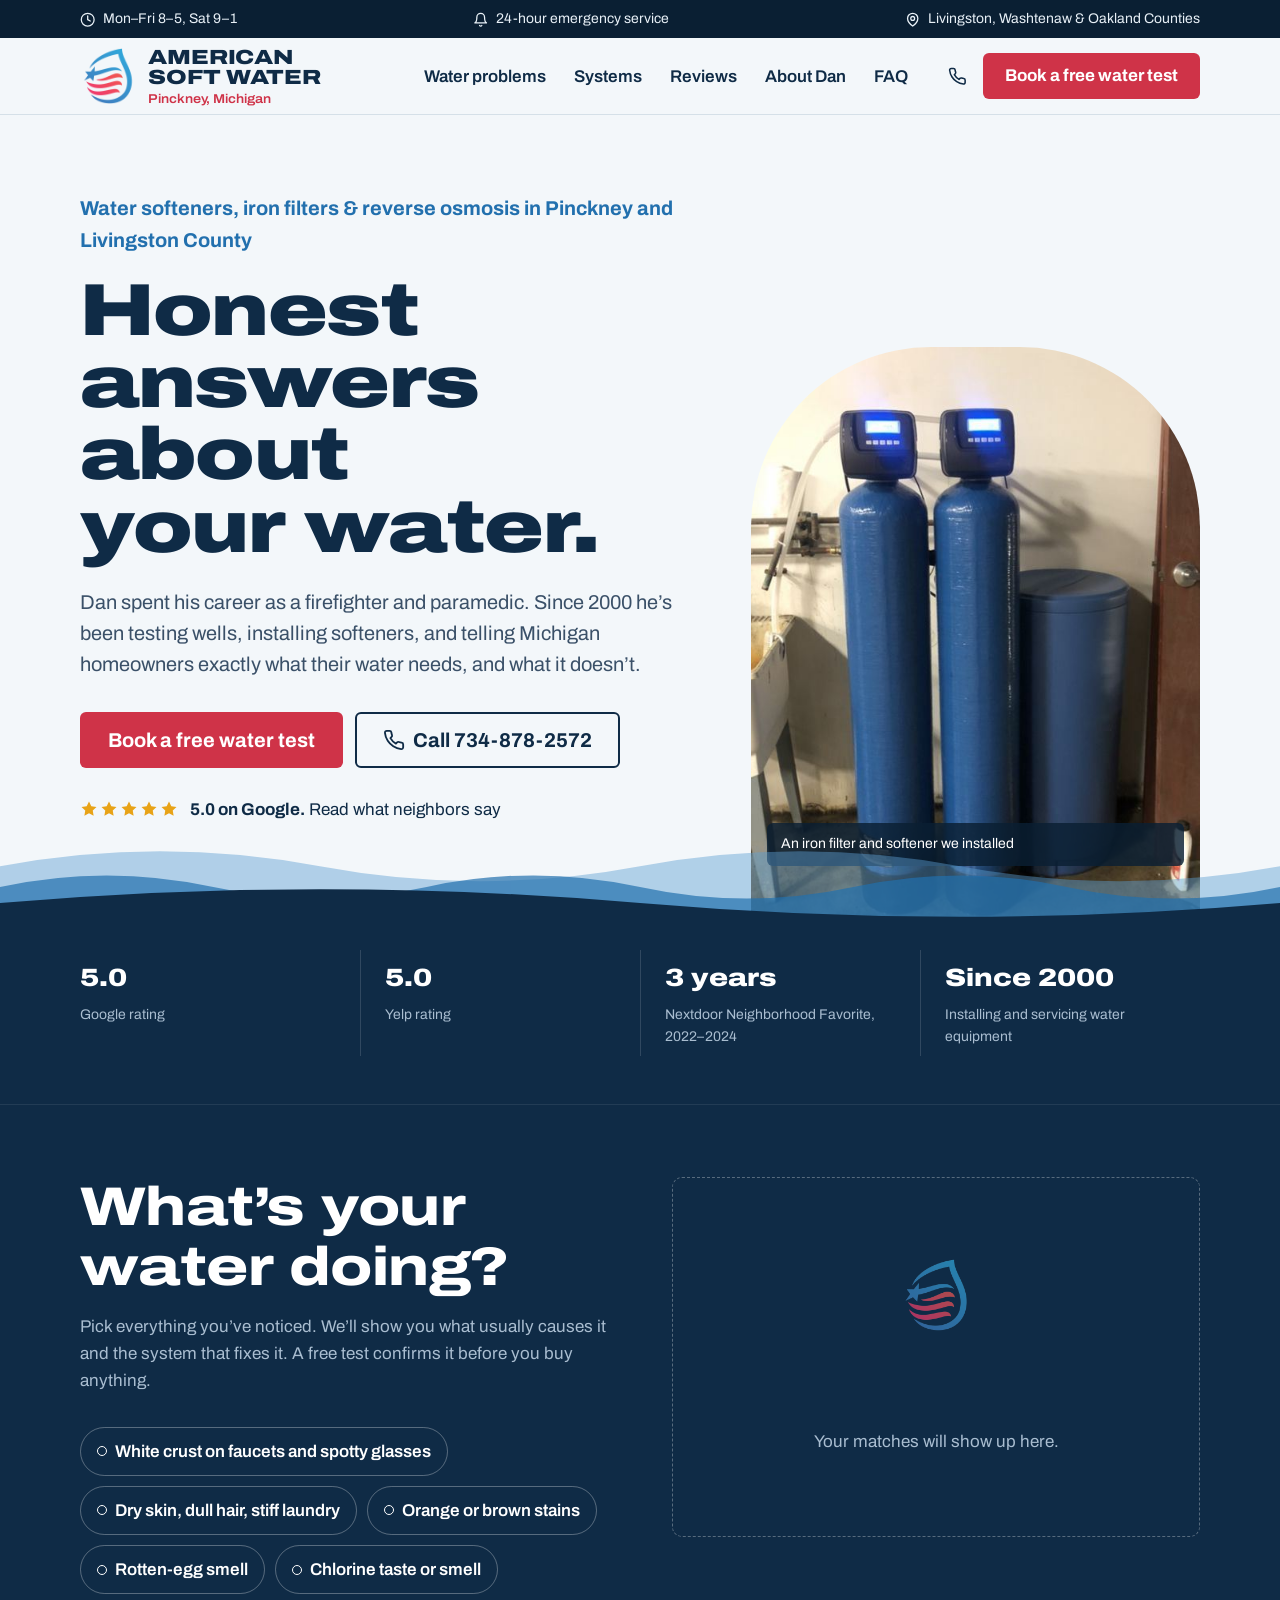
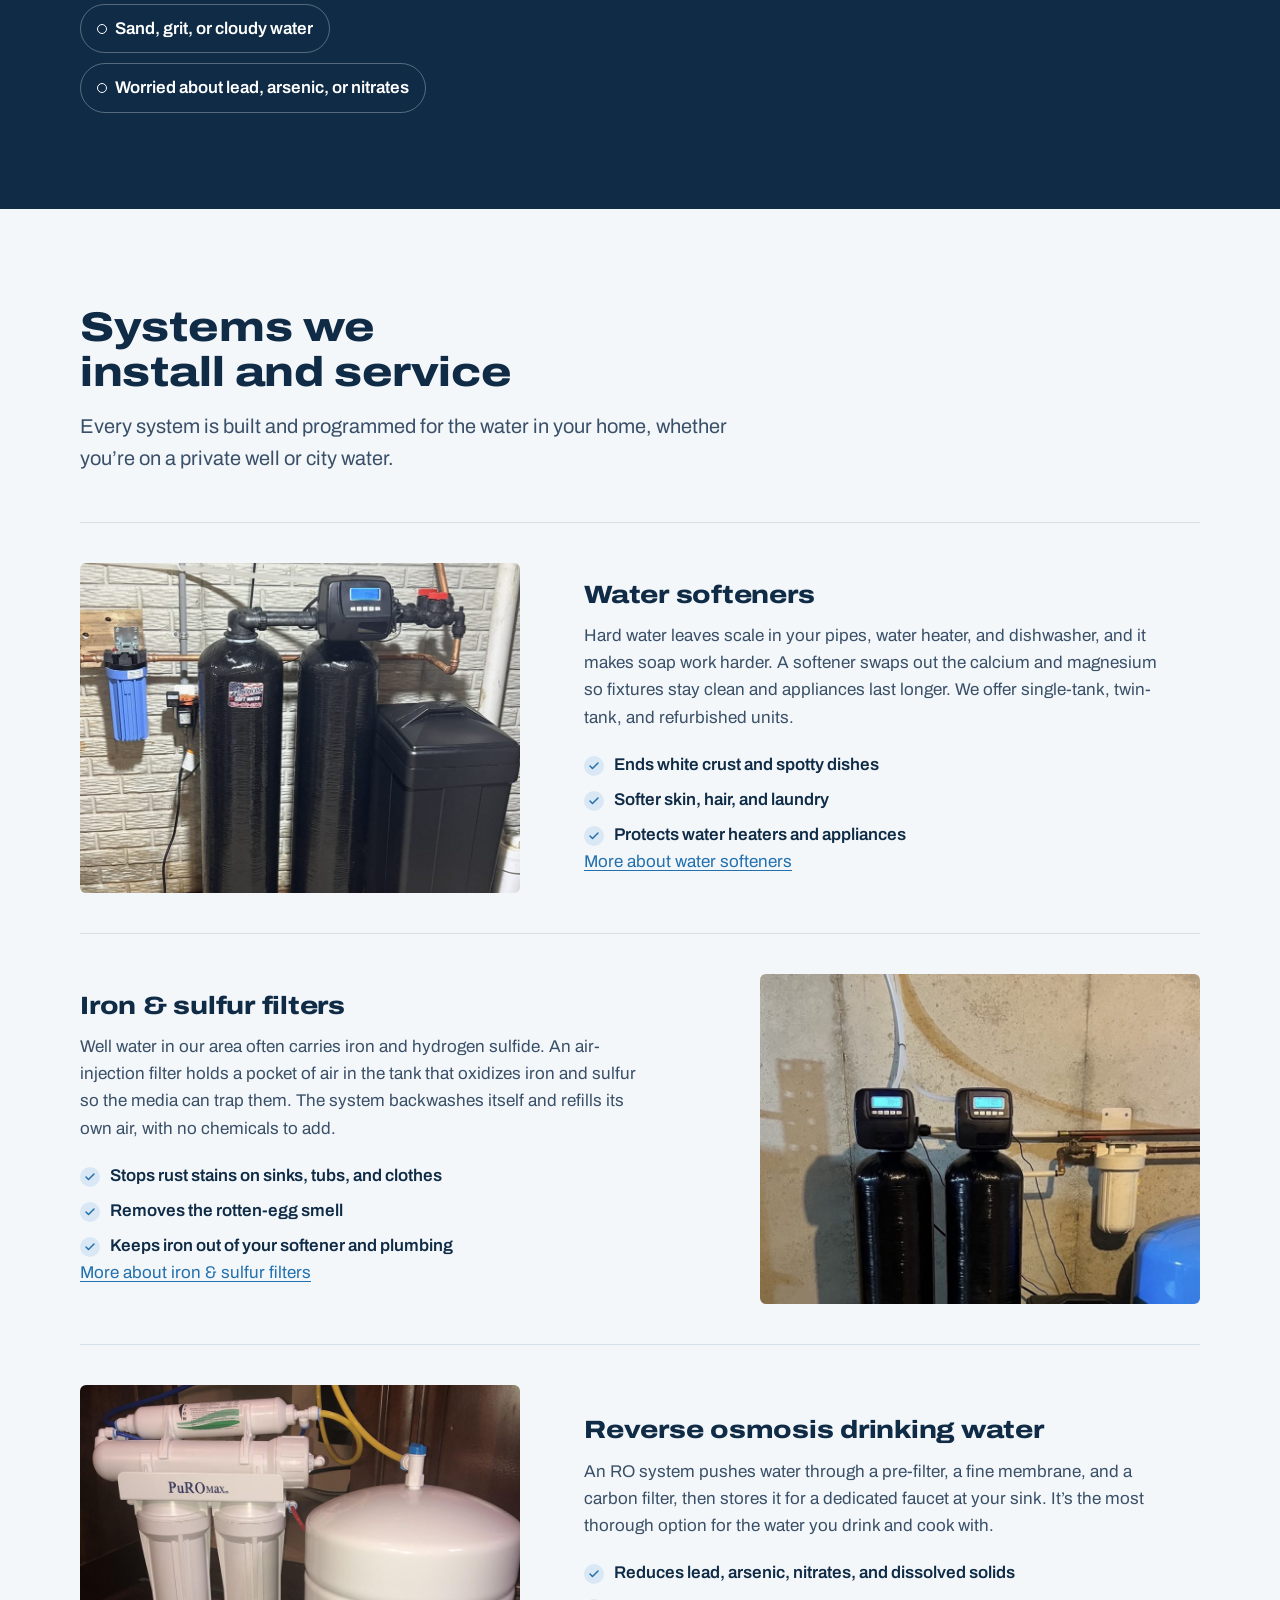
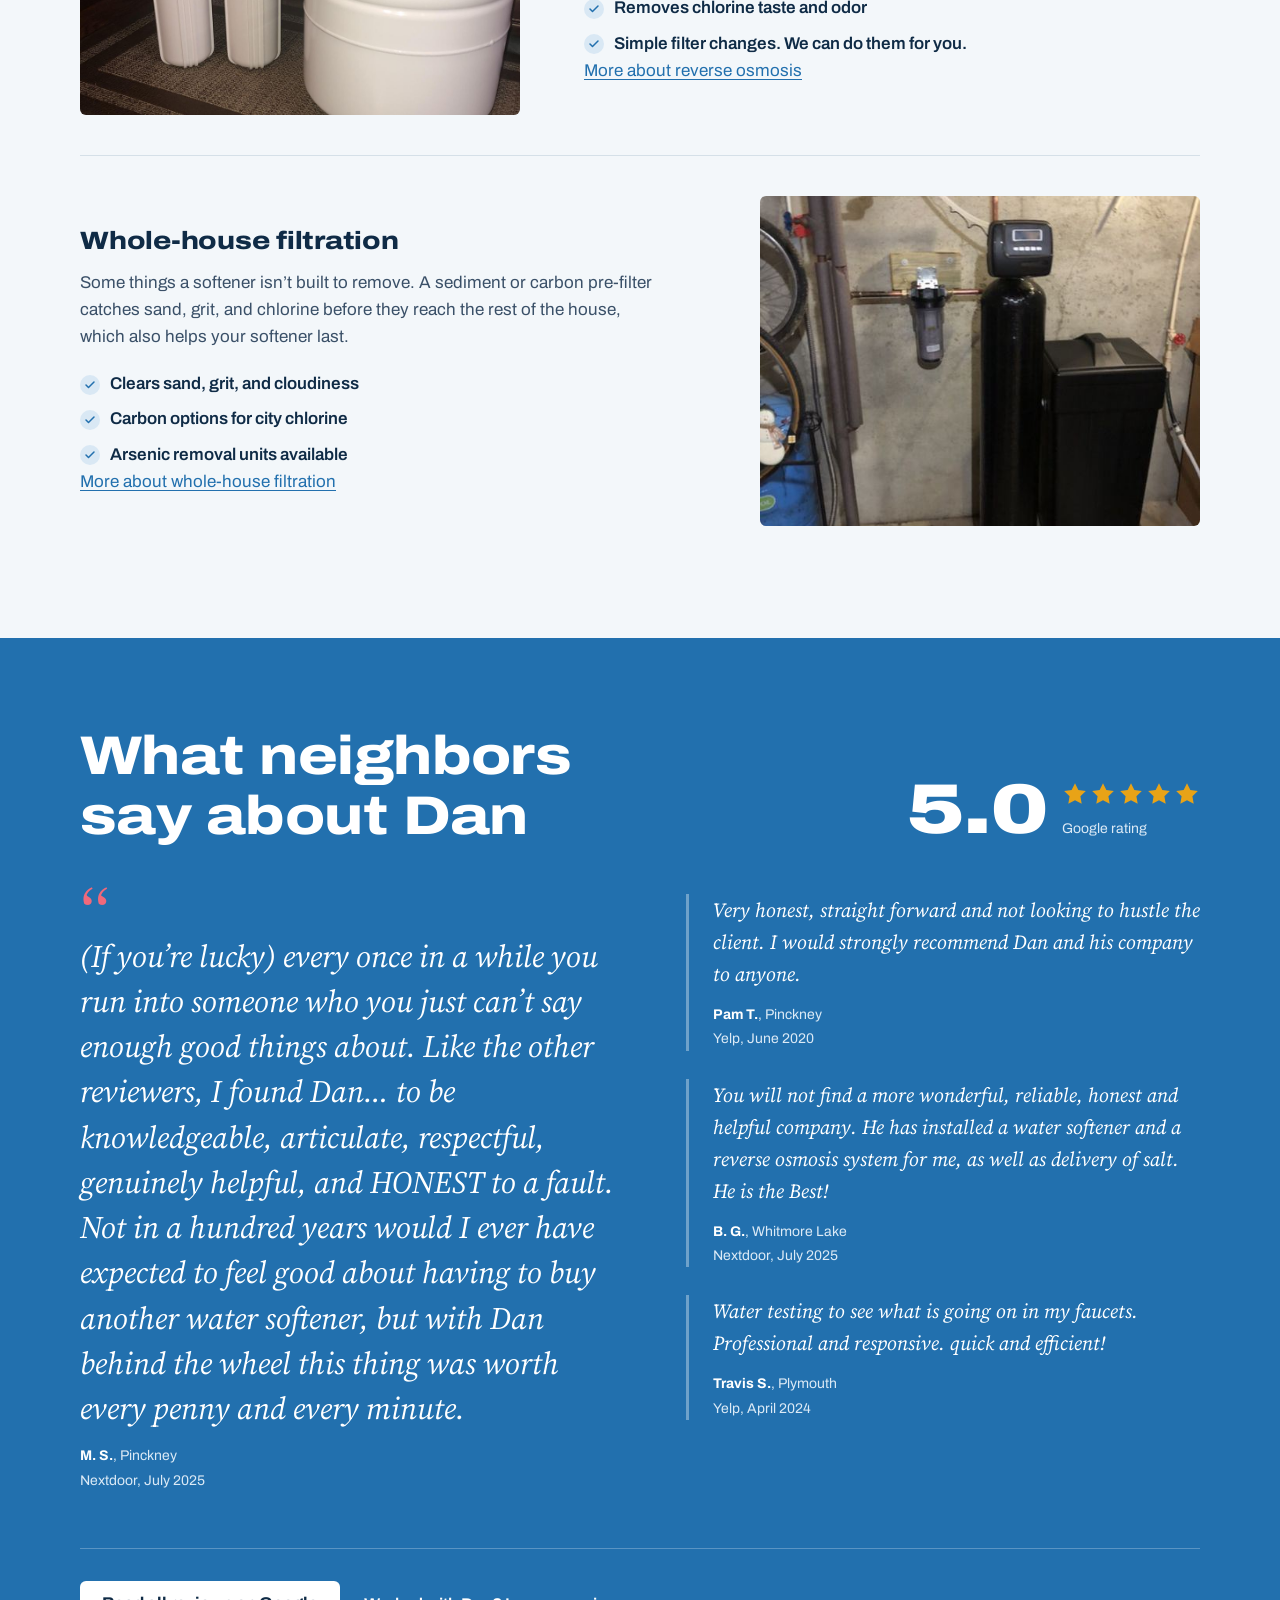
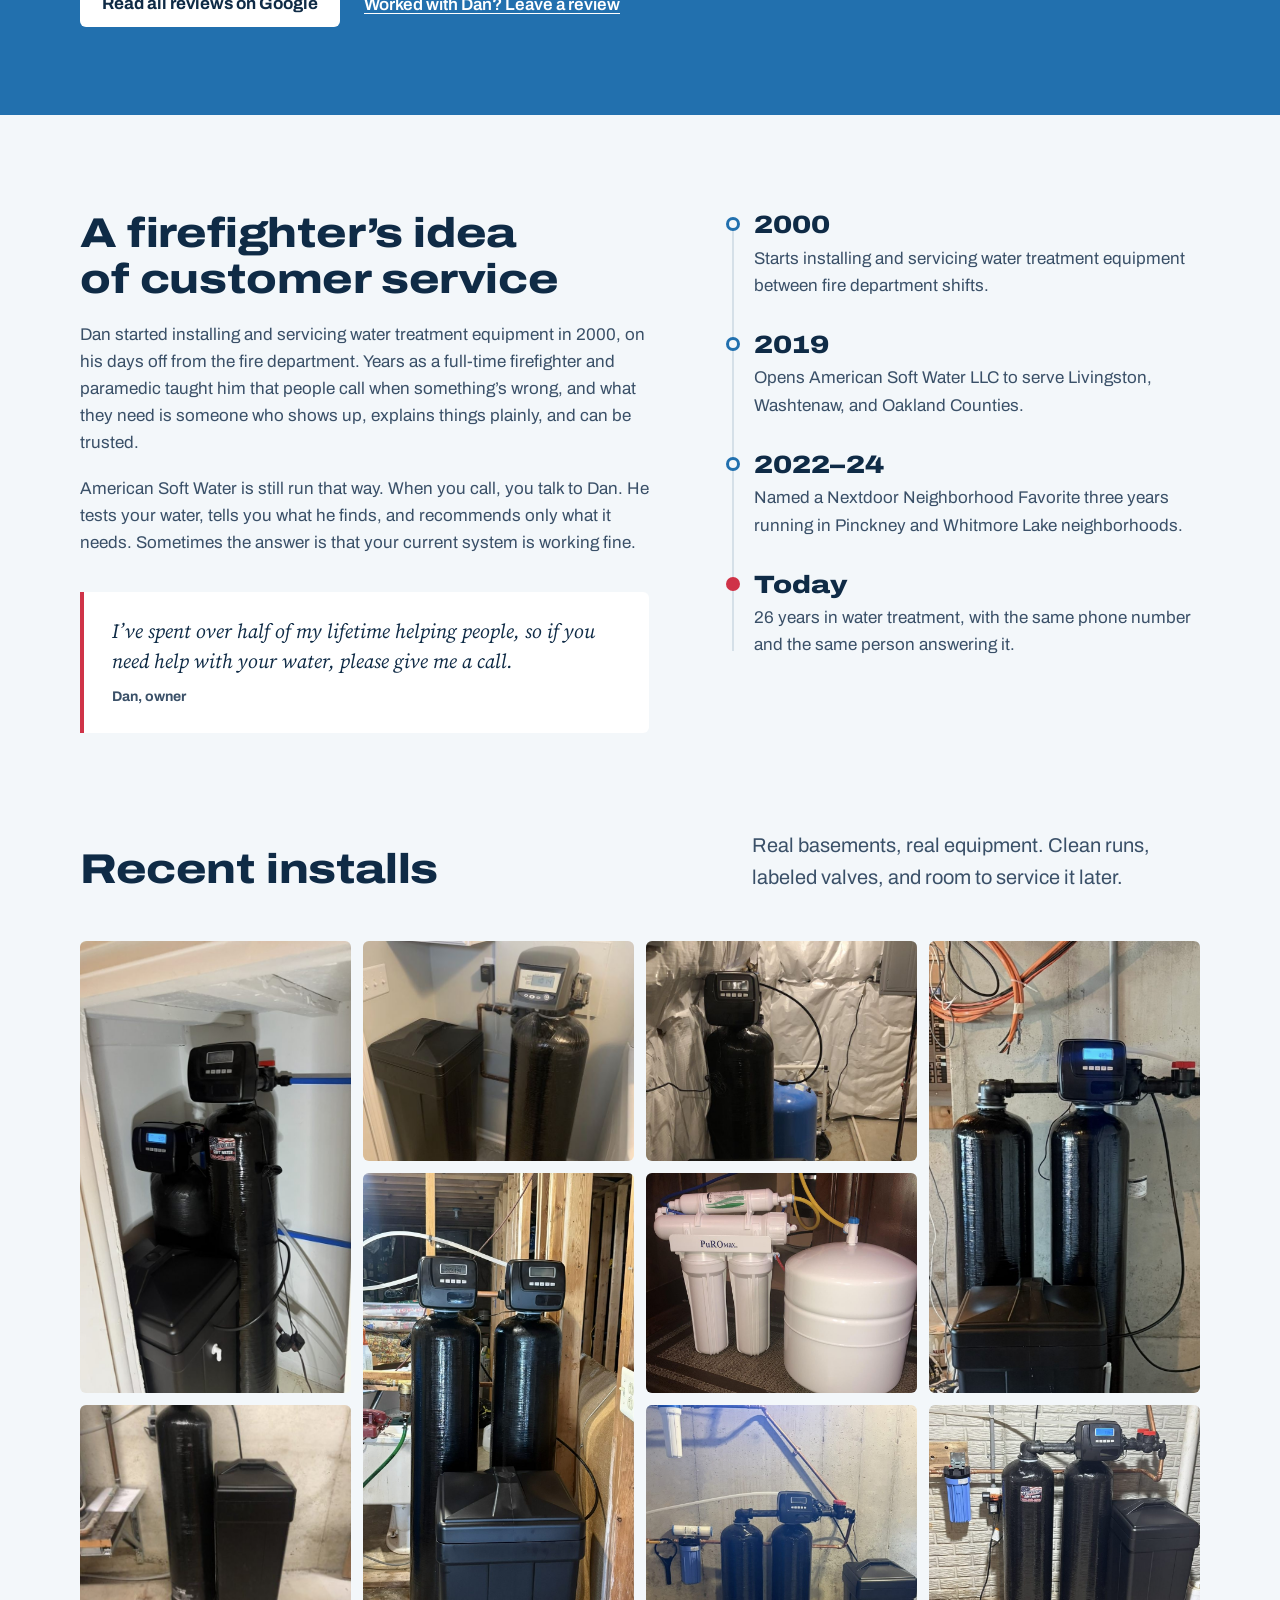
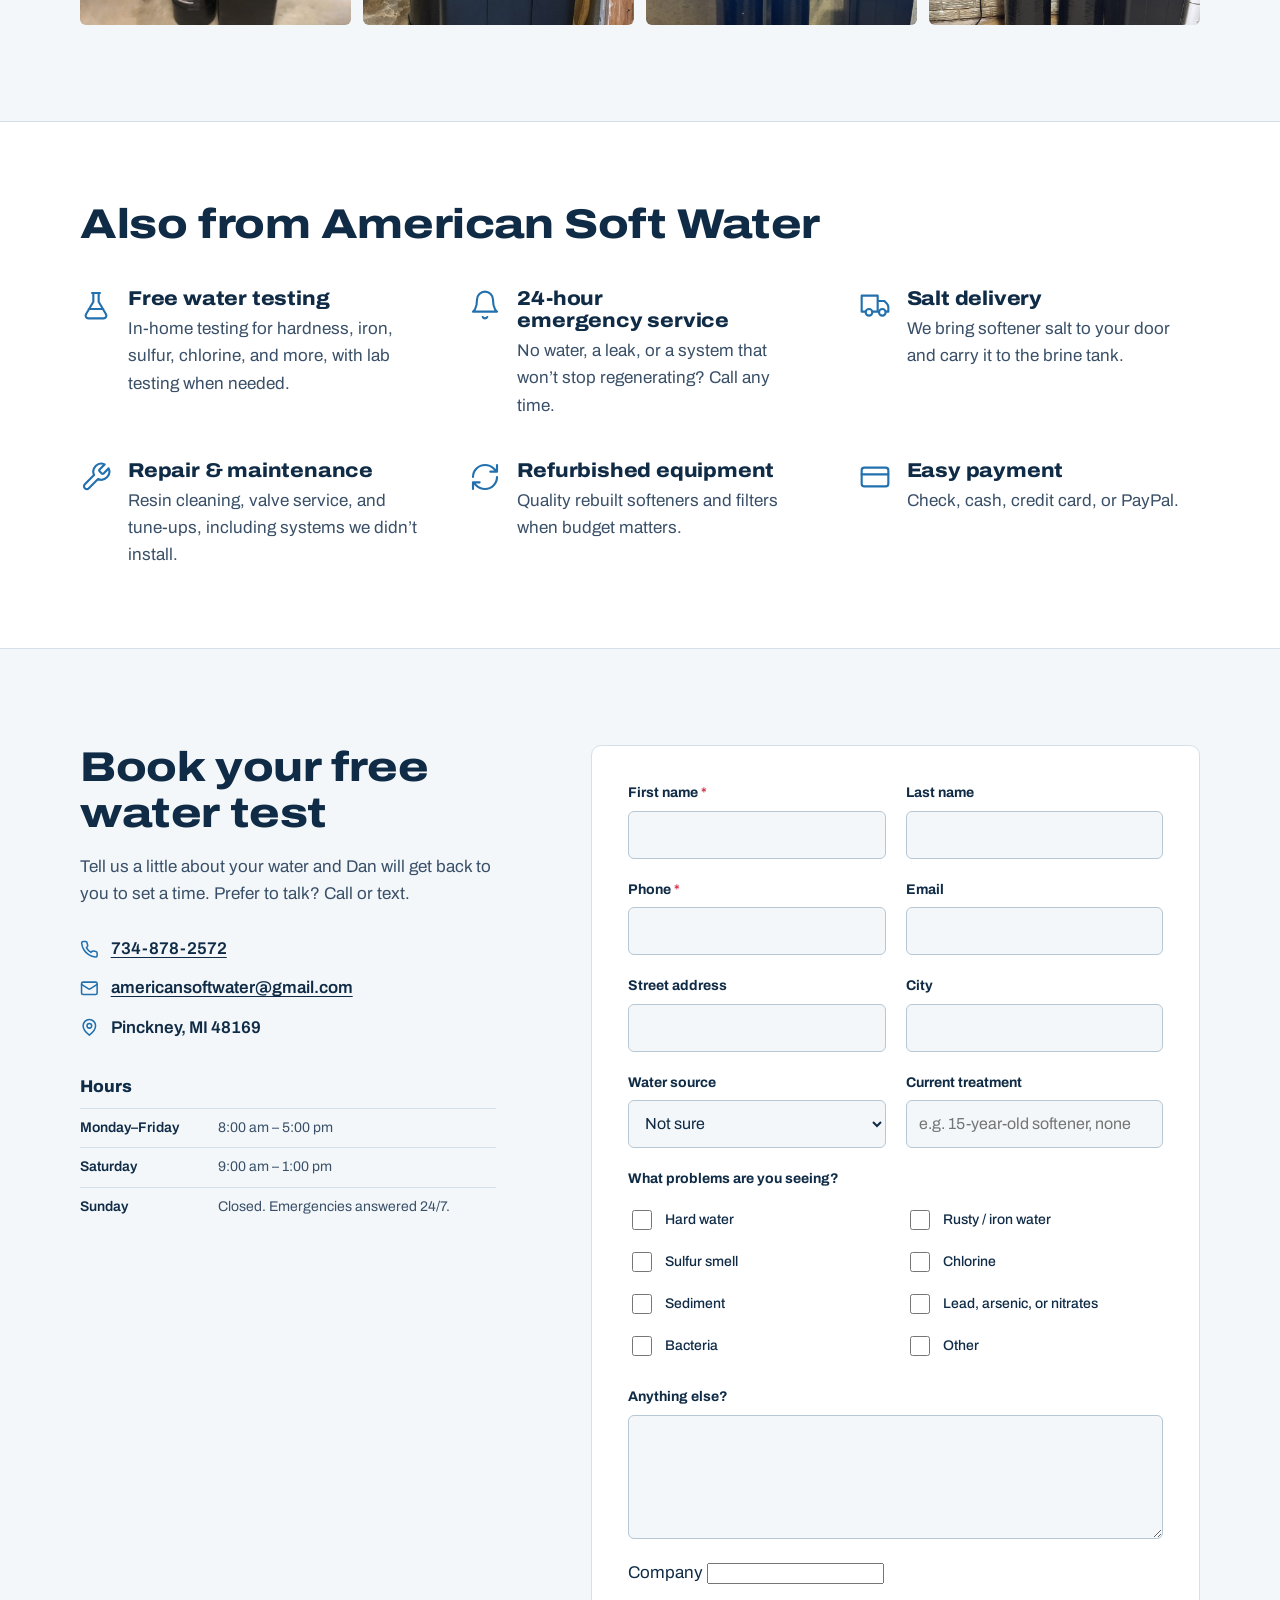
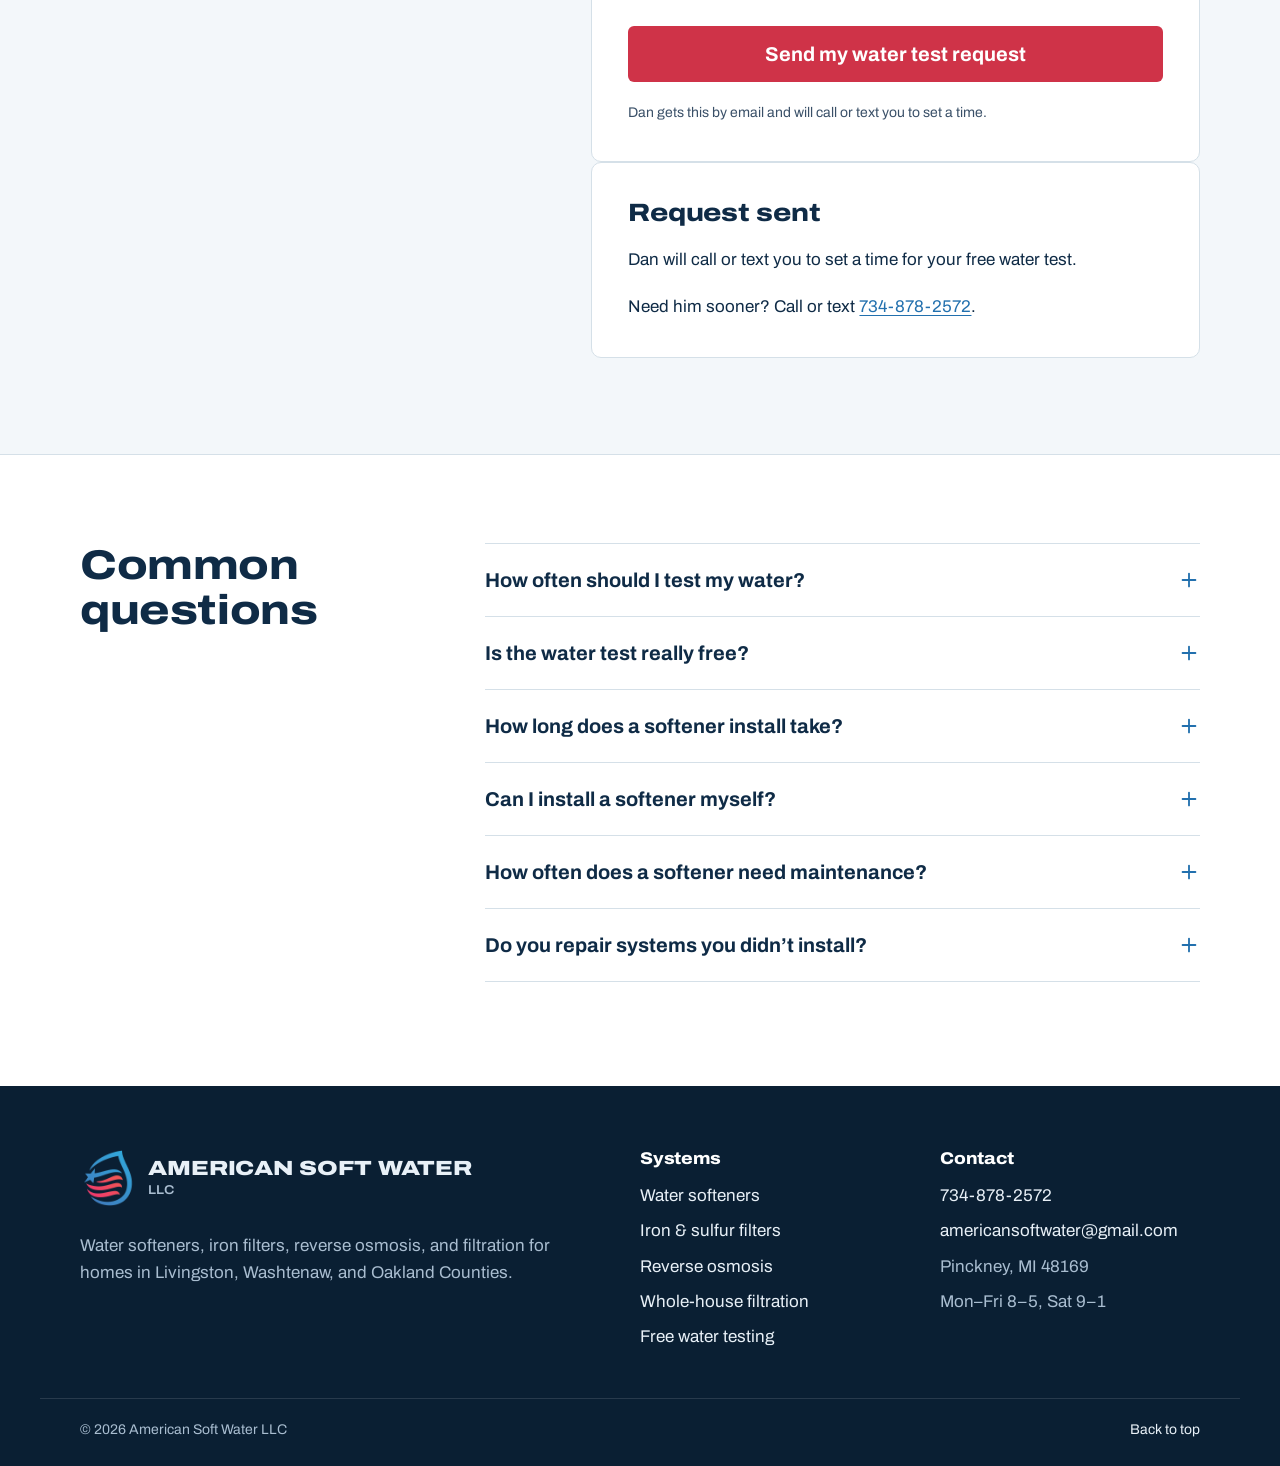
<file: public/index.html>
<!doctype html>
<html lang="en">
<head>
  <meta charset="utf-8">
  <meta name="viewport" content="width=device-width, initial-scale=1">
  <title>American Soft Water | Water Softeners in Pinckney, MI</title>
  <meta name="description" content="Water softeners, iron filters and reverse osmosis installed by Dan, a retired firefighter, in Pinckney and Livingston County. Free in-home water test.">
  <link rel="canonical" href="https://www.americansoftwater.com/">
  <link rel="icon" href="/assets/logo/favicon-64.png" type="image/png">
  <link rel="apple-touch-icon" href="/assets/logo/mark.png">
  <meta property="og:title" content="American Soft Water LLC">
  <meta property="og:description" content="Honest water treatment in Pinckney, MI. Free water testing, softeners, iron filters, and reverse osmosis.">
  <meta property="og:image" content="https://www.americansoftwater.com/assets/img/install-iron-softener-blue.jpg">
  <meta property="og:url" content="https://www.americansoftwater.com/">
  <link rel="preconnect" href="https://fonts.googleapis.com">
  <link rel="preconnect" href="https://fonts.gstatic.com" crossorigin>
  <link href="https://fonts.googleapis.com/css2?family=Archivo:wdth,wght@62..125,400..900&family=Source+Serif+4:ital,opsz,wght@1,8..60,400;1,8..60,500&display=swap" rel="stylesheet">
  <link rel="stylesheet" href="/css/styles.css?v=12">
  <script type="application/ld+json">
  {
    "@context": "https://schema.org",
    "@type": "HomeAndConstructionBusiness",
    "@id": "https://www.americansoftwater.com/#business",
    "name": "American Soft Water LLC",
    "url": "https://www.americansoftwater.com/",
    "telephone": "+1-734-878-2572",
    "email": "americansoftwater@gmail.com",
    "address": { "@type": "PostalAddress", "addressLocality": "Pinckney", "addressRegion": "MI", "postalCode": "48169", "addressCountry": "US" },
    "areaServed": ["Livingston County, MI", "Washtenaw County, MI", "Oakland County, MI"],
    "openingHours": ["Mo-Fr 08:00-17:00", "Sa 09:00-13:00"],
    "logo": "https://www.americansoftwater.com/assets/logo/mark-1024.png",
    "image": "https://www.americansoftwater.com/assets/img/install-iron-softener-blue.jpg",
    "sameAs": [
      "https://maps.google.com/?cid=2943230099254517318",
      "https://nextdoor.com/pages/americansoftwatergmailcom-pinckney-mi/",
      "https://www.yelp.com/biz/american-soft-water-pinckney-2"
    ]
  }
  </script>
  <script type="application/ld+json">
  {
    "@context": "https://schema.org",
    "@type": "WebSite",
    "name": "American Soft Water",
    "alternateName": "American Soft Water LLC",
    "url": "https://www.americansoftwater.com/"
  }
  </script>
</head>
<body>
  <!-- @shared:sprite -->
  <!-- Icon sprite (Lucide-style strokes, 24px grid) -->
  <svg width="0" height="0" style="position:absolute" aria-hidden="true">
    <symbol id="i-phone" viewBox="0 0 24 24"><path d="M22 16.92v3a2 2 0 0 1-2.18 2 19.79 19.79 0 0 1-8.63-3.07 19.5 19.5 0 0 1-6-6 19.79 19.79 0 0 1-3.07-8.67A2 2 0 0 1 4.11 2h3a2 2 0 0 1 2 1.72 12.84 12.84 0 0 0 .7 2.81 2 2 0 0 1-.45 2.11L8.09 9.91a16 16 0 0 0 6 6l1.27-1.27a2 2 0 0 1 2.11-.45 12.84 12.84 0 0 0 2.81.7A2 2 0 0 1 22 16.92z"/></symbol>
    <symbol id="i-clock" viewBox="0 0 24 24"><circle cx="12" cy="12" r="10"/><path d="M12 6v6l4 2"/></symbol>
    <symbol id="i-pin" viewBox="0 0 24 24"><path d="M20 10c0 6-8 12-8 12s-8-6-8-12a8 8 0 0 1 16 0Z"/><circle cx="12" cy="10" r="3"/></symbol>
    <symbol id="i-mail" viewBox="0 0 24 24"><rect x="2" y="4" width="20" height="16" rx="2"/><path d="m22 7-8.97 5.7a1.94 1.94 0 0 1-2.06 0L2 7"/></symbol>
    <symbol id="i-flask" viewBox="0 0 24 24"><path d="M9 3h6M10 3v6.5L4.5 19a2 2 0 0 0 1.7 3h11.6a2 2 0 0 0 1.7-3L14 9.5V3M6.5 15h11"/></symbol>
    <symbol id="i-bell" viewBox="0 0 24 24"><path d="M6 8a6 6 0 0 1 12 0c0 7 3 9 3 9H3s3-2 3-9M10.3 21a1.94 1.94 0 0 0 3.4 0"/></symbol>
    <symbol id="i-truck" viewBox="0 0 24 24"><path d="M10 17h4V5H2v12h3M20 17h2v-3.34a4 4 0 0 0-1.17-2.83L19 9h-5v8h1"/><circle cx="7.5" cy="17.5" r="2.5"/><circle cx="17.5" cy="17.5" r="2.5"/></symbol>
    <symbol id="i-wrench" viewBox="0 0 24 24"><path d="M14.7 6.3a1 1 0 0 0 0 1.4l1.6 1.6a1 1 0 0 0 1.4 0l3.77-3.77a6 6 0 0 1-7.94 7.94l-6.91 6.91a2.12 2.12 0 0 1-3-3l6.91-6.91a6 6 0 0 1 7.94-7.94l-3.76 3.76z"/></symbol>
    <symbol id="i-refresh" viewBox="0 0 24 24"><path d="M3 12a9 9 0 0 1 9-9 9.75 9.75 0 0 1 6.74 2.74L21 8M21 3v5h-5M21 12a9 9 0 0 1-9 9 9.75 9.75 0 0 1-6.74-2.74L3 16M8 16H3v5"/></symbol>
    <symbol id="i-card" viewBox="0 0 24 24"><rect x="2" y="5" width="20" height="14" rx="2"/><path d="M2 10h20"/></symbol>
    <symbol id="i-check" viewBox="0 0 24 24"><path d="M20 6 9 17l-5-5"/></symbol>
    <symbol id="i-plus" viewBox="0 0 24 24"><path d="M12 5v14M5 12h14"/></symbol>
    <symbol id="i-star" viewBox="0 0 24 24"><path d="m12 2 3.09 6.26L22 9.27l-5 4.87 1.18 6.88L12 17.77l-6.18 3.25L7 14.14 2 9.27l6.91-1.01L12 2z"/></symbol>
    <symbol id="i-menu" viewBox="0 0 24 24"><path d="M4 7h16M4 12h16M4 17h16"/></symbol>
    <symbol id="i-x" viewBox="0 0 24 24"><path d="M18 6 6 18M6 6l12 12"/></symbol>
  </svg>
  <!-- /@shared:sprite -->

  <a class="skip-link" href="#main">Skip to content</a>

  <!-- @shared:header -->
  <div class="topbar">
    <div class="wrap topbar__inner">
      <p><svg class="ico" aria-hidden="true"><use href="#i-clock"/></svg>Mon–Fri 8–5, Sat 9–1</p>
      <p class="topbar__mid"><svg class="ico" aria-hidden="true"><use href="#i-bell"/></svg>24-hour emergency service</p>
      <p><svg class="ico" aria-hidden="true"><use href="#i-pin"/></svg>Livingston, Washtenaw &amp; Oakland Counties</p>
    </div>
  </div>

  <header class="site-header" id="top">
    <div class="wrap site-header__inner">
      <a class="brand" href="/" aria-label="American Soft Water, home">
        <img class="brand__mark" src="/assets/logo/mark.png" width="50" height="50" alt="">
        <span class="brand__word">
          <span class="brand__name">American Soft&nbsp;Water</span>
          <span class="brand__sub">Pinckney, Michigan</span>
        </span>
      </a>
      <nav class="nav" id="site-nav" aria-label="Main">
        <ul>
          <li><a href="/#finder">Water problems</a></li>
          <li><a href="/#systems">Systems</a></li>
          <li><a href="/#reviews">Reviews</a></li>
          <li><a href="/#about">About Dan</a></li>
          <li><a href="/#faq">FAQ</a></li>
        </ul>
      </nav>
      <div class="site-header__actions">
        <a class="phone-link" href="tel:+17348782572"><svg class="ico" aria-hidden="true"><use href="#i-phone"/></svg><span>734-878-2572</span></a>
        <a class="btn btn--red" href="#water-test">Book a free water test</a>
        <button class="nav-toggle" type="button" aria-expanded="false" aria-controls="site-nav">
          <svg class="ico ico--lg" aria-hidden="true"><use href="#i-menu"/></svg><span class="sr-only">Menu</span>
        </button>
      </div>
    </div>
  </header>
  <!-- /@shared:header -->

  <main id="main">
    <!-- HERO -->
    <section class="hero">
      <div class="wrap hero__grid">
        <div class="hero__copy">
          <p class="hero__kicker">Water softeners, iron filters &amp; reverse osmosis in Pinckney and Livingston County</p>
          <h1 class="hero__title">Honest answers about your&nbsp;water.</h1>
          <p class="hero__lede">Dan spent his career as a firefighter and paramedic. Since 2000 he’s been testing wells, installing softeners, and telling Michigan homeowners exactly what their water needs, and what it doesn’t.</p>
          <div class="hero__actions">
            <a class="btn btn--red btn--lg" href="#water-test">Book a free water test</a>
            <a class="btn btn--ghost btn--lg" href="tel:+17348782572"><svg class="ico" aria-hidden="true"><use href="#i-phone"/></svg>Call 734-878-2572</a>
          </div>
          <a class="hero__rating" href="#reviews">
            <span class="stars" aria-hidden="true"><svg><use href="#i-star"/></svg><svg><use href="#i-star"/></svg><svg><use href="#i-star"/></svg><svg><use href="#i-star"/></svg><svg><use href="#i-star"/></svg></span>
            <span><strong>5.0 on Google.</strong> Read what neighbors say</span>
          </a>
        </div>
        <figure class="hero__photo">
          <img src="/assets/img/install-iron-softener-blue.jpg" width="562" height="744" alt="Blue iron filter and water softener tanks, each with a lit digital valve, beside a matching brine tank">
          <figcaption>An iron filter and softener we installed</figcaption>
        </figure>
      </div>
      <!-- Three wave layers, each 2x wide and repeating every half, drift sideways on a loop -->
      <div class="hero__water" aria-hidden="true">
        <svg class="wave wave--back" viewBox="0 0 2880 100" preserveAspectRatio="none"><path d="M0 34Q180 8 360 34T720 34T1080 34T1440 34T1800 34T2160 34T2520 34T2880 34V100H0Z"/></svg>
        <svg class="wave wave--mid" viewBox="0 0 2880 100" preserveAspectRatio="none"><path d="M0 52Q120 32 240 52T480 52T720 52T960 52T1200 52T1440 52T1680 52T1920 52T2160 52T2400 52T2640 52T2880 52V100H0Z"/></svg>
        <svg class="wave wave--front" viewBox="0 0 2880 100" preserveAspectRatio="none"><path d="M0 66Q360 42 720 66T1440 66T2160 66T2880 66V100H0Z"/></svg>
      </div>
    </section>

    <!-- PROOF STRIP -->
    <section class="proof" aria-label="Ratings and recognition">
      <div class="wrap proof__grid">
        <div class="proof__item"><span class="proof__big">5.0</span><span class="proof__label">Google rating</span></div>
        <div class="proof__item"><span class="proof__big">5.0</span><span class="proof__label">Yelp rating</span></div>
        <div class="proof__item"><span class="proof__big">3 years</span><span class="proof__label">Nextdoor Neighborhood Favorite, 2022–2024</span></div>
        <div class="proof__item"><span class="proof__big">Since 2000</span><span class="proof__label">Installing and servicing water equipment</span></div>
      </div>
    </section>

    <!-- SYMPTOM FINDER -->
    <section class="finder" id="finder" aria-labelledby="finder-title">
      <div class="wrap finder__grid">
        <div class="finder__intro">
          <h2 id="finder-title">What’s your water doing?</h2>
          <p>Pick everything you’ve noticed. We’ll show you what usually causes it and the system that fixes it. A free test confirms it before you buy anything.</p>
          <fieldset class="chips">
            <legend class="sr-only">Water symptoms</legend>
            <label class="chip"><input type="checkbox" value="hard"><span>White crust on faucets and spotty glasses</span></label>
            <label class="chip"><input type="checkbox" value="skin"><span>Dry skin, dull hair, stiff laundry</span></label>
            <label class="chip"><input type="checkbox" value="iron"><span>Orange or brown stains</span></label>
            <label class="chip"><input type="checkbox" value="sulfur"><span>Rotten-egg smell</span></label>
            <label class="chip"><input type="checkbox" value="chlorine"><span>Chlorine taste or smell</span></label>
            <label class="chip"><input type="checkbox" value="sediment"><span>Sand, grit, or cloudy water</span></label>
            <label class="chip"><input type="checkbox" value="drinking"><span>Worried about lead, arsenic, or nitrates</span></label>
          </fieldset>
        </div>
        <div class="finder__result" aria-live="polite">
          <div class="result result--empty" id="finder-empty">
            <img class="result__mark" src="/assets/logo/mark.png" width="72" height="72" alt="">
            <p>Your matches will show up here.</p>
          </div>
          <div class="result" id="finder-output" hidden></div>
        </div>
      </div>
    </section>

    <!-- SYSTEMS -->
    <section class="systems" id="systems" aria-labelledby="systems-title">
      <div class="wrap">
        <header class="section-head">
          <h2 id="systems-title">Systems we install and service</h2>
          <p>Every system is built and programmed for the water in your home, whether you’re on a private well or city water.</p>
        </header>

        <article class="system" id="softeners">
          <figure class="system__photo"><img src="/assets/img/install-twin-tank.jpg" width="900" height="1187" loading="lazy" alt="Twin-tank water softener: two black tanks sharing one digital valve, with a brine tank and sediment pre-filter"></figure>
          <div class="system__body">
            <h3>Water softeners</h3>
            <p>Hard water leaves scale in your pipes, water heater, and dishwasher, and it makes soap work harder. A softener swaps out the calcium and magnesium so fixtures stay clean and appliances last longer. We offer single-tank, twin-tank, and refurbished units.</p>
            <ul class="ticks">
              <li>Ends white crust and spotty dishes</li>
              <li>Softer skin, hair, and laundry</li>
              <li>Protects water heaters and appliances</li>
            </ul>
            <a class="system__more" href="/water-softener">More about water softeners</a>
          </div>
        </article>

        <article class="system system--flip" id="iron-filters">
          <figure class="system__photo system__photo--top"><img src="/assets/img/install-iron-softener-well.jpg" width="900" height="1469" loading="lazy" alt="Iron filter and water softener side by side, each with its own digital valve, next to a pre-filter and well pressure tank"></figure>
          <div class="system__body">
            <h3>Iron &amp; sulfur filters</h3>
            <p>Well water in our area often carries iron and hydrogen sulfide. An air-injection filter holds a pocket of air in the tank that oxidizes iron and sulfur so the media can trap them. The system backwashes itself and refills its own air, with no chemicals to add.</p>
            <ul class="ticks">
              <li>Stops rust stains on sinks, tubs, and clothes</li>
              <li>Removes the rotten-egg smell</li>
              <li>Keeps iron out of your softener and plumbing</li>
            </ul>
            <a class="system__more" href="/iron-filters">More about iron &amp; sulfur filters</a>
          </div>
        </article>

        <article class="system" id="reverse-osmosis">
          <figure class="system__photo"><img src="/assets/img/install-ro.jpg" width="1000" height="999" loading="lazy" alt="PuROMax four-stage reverse osmosis unit and white storage tank under a kitchen sink"></figure>
          <div class="system__body">
            <h3>Reverse osmosis drinking water</h3>
            <p>An RO system pushes water through a pre-filter, a fine membrane, and a carbon filter, then stores it for a dedicated faucet at your sink. It’s the most thorough option for the water you drink and cook with.</p>
            <ul class="ticks">
              <li>Reduces lead, arsenic, nitrates, and dissolved solids</li>
              <li>Removes chlorine taste and odor</li>
              <li>Simple filter changes. We can do them for you.</li>
            </ul>
            <a class="system__more" href="/reverse-osmosis">More about reverse osmosis</a>
          </div>
        </article>

        <article class="system system--flip" id="filtration">
          <figure class="system__photo"><img src="/assets/img/install-prefilter.jpg" width="562" height="744" loading="lazy" alt="Sediment pre-filter plumbed ahead of a water softener in a basement"></figure>
          <div class="system__body">
            <h3>Whole-house filtration</h3>
            <p>Some things a softener isn’t built to remove. A sediment or carbon pre-filter catches sand, grit, and chlorine before they reach the rest of the house, which also helps your softener last.</p>
            <ul class="ticks">
              <li>Clears sand, grit, and cloudiness</li>
              <li>Carbon options for city chlorine</li>
              <li>Arsenic removal units available</li>
            </ul>
            <a class="system__more" href="/water-filtration">More about whole-house filtration</a>
          </div>
        </article>
      </div>
    </section>

    <!-- REVIEWS -->
    <section class="reviews" id="reviews" aria-labelledby="reviews-title">
      <div class="wrap">
        <header class="reviews__head">
          <h2 id="reviews-title">What neighbors say about Dan</h2>
          <div class="reviews__score">
            <span class="reviews__num" data-rating>5.0</span>
            <span class="stars stars--lg" aria-hidden="true" data-stars><svg><use href="#i-star"/></svg><svg><use href="#i-star"/></svg><svg><use href="#i-star"/></svg><svg><use href="#i-star"/></svg><svg><use href="#i-star"/></svg></span>
            <span class="reviews__src" data-review-count>Google rating</span>
          </div>
        </header>

        <!--
          Built-in reviews: real, word for word, from Nextdoor and Yelp. js/main.js replaces them with
          Dan's latest Google reviews from /api/reviews (worker/reviews.ts) when that answers; these stay
          as the fallback, and fill any slots Google doesn't.
        -->
        <div class="reviews__layout" data-reviews>
          <blockquote class="review review--feature" data-source="Nextdoor">
            <p>(If you’re lucky) every once in a while you run into someone who you just can’t say enough good things about. Like the other reviewers, I found Dan… to be knowledgeable, articulate, respectful, genuinely helpful, and HONEST to a fault. Not in a hundred years would I ever have expected to feel good about having to buy another water softener, but with Dan behind the wheel this thing was worth every penny and every minute.</p>
            <footer><cite>M. S.</cite>, Pinckney <span class="review__src">Nextdoor, July 2025</span></footer>
          </blockquote>

          <div class="reviews__stack" data-reviews-stack>
            <blockquote class="review" data-source="Yelp">
              <p>Very honest, straight forward and not looking to hustle the client. I would strongly recommend Dan and his company to anyone.</p>
              <footer><cite>Pam T.</cite>, Pinckney <span class="review__src">Yelp, June 2020</span></footer>
            </blockquote>
            <blockquote class="review" data-source="Nextdoor">
              <p>You will not find a more wonderful, reliable, honest and helpful company. He has installed a water softener and a reverse osmosis system for me, as well as delivery of salt. He is the Best!</p>
              <footer><cite>B. G.</cite>, Whitmore Lake <span class="review__src">Nextdoor, July 2025</span></footer>
            </blockquote>
            <blockquote class="review" data-source="Yelp">
              <p>Water testing to see what is going on in my faucets. Professional and responsive. quick and efficient!</p>
              <footer><cite>Travis S.</cite>, Plymouth <span class="review__src">Yelp, April 2024</span></footer>
            </blockquote>
          </div>
        </div>

        <div class="reviews__cta">
          <a class="btn btn--light" href="https://maps.google.com/?cid=2943230099254517318" target="_blank" rel="noopener" data-reviews-link>Read all reviews on Google</a>
          <a class="text-link" href="https://maps.google.com/?cid=2943230099254517318" target="_blank" rel="noopener" data-write-review>Worked with Dan? Leave a review</a>
        </div>
      </div>
    </section>

    <!-- ABOUT -->
    <section class="about" id="about" aria-labelledby="about-title">
      <div class="wrap about__grid">
        <div class="about__story">
          <h2 id="about-title">A firefighter’s idea of customer service</h2>
          <p>Dan started installing and servicing water treatment equipment in 2000, on his days off from the fire department. Years as a full-time firefighter and paramedic taught him that people call when something’s wrong, and what they need is someone who shows up, explains things plainly, and can be trusted.</p>
          <p>American Soft Water is still run that way. When you call, you talk to Dan. He tests your water, tells you what he finds, and recommends only what it needs. Sometimes the answer is that your current system is working fine.</p>
          <blockquote class="about__quote">
            <p>I’ve spent over half of my lifetime helping people, so if you need help with your water, please give me a call.</p>
            <footer>Dan, owner</footer>
          </blockquote>
        </div>
        <ol class="timeline" aria-label="Company history">
          <li><span class="timeline__year">2000</span><p>Starts installing and servicing water treatment equipment between fire department shifts.</p></li>
          <li><span class="timeline__year">2019</span><p>Opens American Soft Water LLC to serve Livingston, Washtenaw, and Oakland Counties.</p></li>
          <li><span class="timeline__year">2022–24</span><p>Named a Nextdoor Neighborhood Favorite three years running in Pinckney and Whitmore Lake neighborhoods.</p></li>
          <li><span class="timeline__year">Today</span><p>26 years in water treatment, with the same phone number and the same person answering it.</p></li>
        </ol>
      </div>
    </section>

    <!-- INSTALL GALLERY -->
    <section class="installs" id="installs" aria-labelledby="installs-title">
      <div class="wrap">
        <header class="section-head section-head--row">
          <h2 id="installs-title">Recent installs</h2>
          <p>Real basements, real equipment. Clean runs, labeled valves, and room to service it later.</p>
        </header>
        <div class="installs__grid">
          <figure class="installs__item installs__item--tall"><img src="/assets/img/install-iron-softener-closet.jpg" width="900" height="1187" loading="lazy" alt="Iron filter and softener fitted into a utility closet, with the American Soft Water sticker on the tank"></figure>
          <figure class="installs__item"><img src="/assets/img/install-laundry.jpg" width="562" height="744" loading="lazy" alt="Softener and brine tank installed in a finished laundry room"></figure>
          <figure class="installs__item"><img src="/assets/img/install-new-build.jpg" width="750" height="1000" loading="lazy" alt="Softener next to a blue well pressure tank in a new-construction basement"></figure>
          <figure class="installs__item installs__item--tall"><img src="/assets/img/install-twin-tank-tall.jpg" width="900" height="1464" loading="lazy" alt="Twin-tank water softener: two tanks sharing one lit digital valve, with a brine tank in front"></figure>
          <figure class="installs__item installs__item--tall"><img src="/assets/img/install-iron-softener-basement.jpg" width="900" height="1725" loading="lazy" alt="Iron filter and softener with a brine tank in an unfinished basement"></figure>
          <figure class="installs__item"><img src="/assets/img/install-ro.jpg" width="1000" height="999" loading="lazy" alt="Reverse osmosis system under a kitchen sink"></figure>
          <figure class="installs__item"><img src="/assets/img/install-basement.jpg" width="562" height="743" loading="lazy" alt="Single softener tank and brine tank on a basement floor"></figure>
          <figure class="installs__item"><img src="/assets/img/install-twin-tank-prefilter.jpg" width="900" height="934" loading="lazy" alt="Twin-tank water softener with two pre-filters and copper plumbing on a basement wall"></figure>
          <figure class="installs__item"><img src="/assets/img/install-twin-tank.jpg" width="900" height="1187" loading="lazy" alt="Twin-tank water softener with the American Soft Water sticker, brine tank, and sediment pre-filter"></figure>
        </div>
      </div>
    </section>

    <!-- SERVICES -->
    <section class="services" aria-labelledby="services-title">
      <div class="wrap">
        <h2 id="services-title" class="services__title">Also from American Soft Water</h2>
        <ul class="services__list">
          <li><svg class="ico ico--xl" aria-hidden="true"><use href="#i-flask"/></svg><h3>Free water testing</h3><p>In-home testing for hardness, iron, sulfur, chlorine, and more, with lab testing when needed.</p></li>
          <li><svg class="ico ico--xl" aria-hidden="true"><use href="#i-bell"/></svg><h3>24-hour emergency service</h3><p>No water, a leak, or a system that won’t stop regenerating? Call any time.</p></li>
          <li><svg class="ico ico--xl" aria-hidden="true"><use href="#i-truck"/></svg><h3>Salt delivery</h3><p>We bring softener salt to your door and carry it to the brine tank.</p></li>
          <li><svg class="ico ico--xl" aria-hidden="true"><use href="#i-wrench"/></svg><h3>Repair &amp; maintenance</h3><p>Resin cleaning, valve service, and tune-ups, including systems we didn’t install.</p></li>
          <li><svg class="ico ico--xl" aria-hidden="true"><use href="#i-refresh"/></svg><h3>Refurbished equipment</h3><p>Quality rebuilt softeners and filters when budget matters.</p></li>
          <li><svg class="ico ico--xl" aria-hidden="true"><use href="#i-card"/></svg><h3>Easy payment</h3><p>Check, cash, credit card, or PayPal.</p></li>
        </ul>
      </div>
    </section>

    <!-- @shared:booking -->
    <!-- WATER TEST FORM -->
    <section class="booking" id="water-test" aria-labelledby="booking-title">
      <div class="wrap booking__grid">
        <div class="booking__info">
          <h2 id="booking-title">Book your free water test</h2>
          <p>Tell us a little about your water and Dan will get back to you to set a time. Prefer to talk? Call or text.</p>
          <ul class="contact-list">
            <li><svg class="ico" aria-hidden="true"><use href="#i-phone"/></svg><a href="tel:+17348782572">734-878-2572</a></li>
            <li><svg class="ico" aria-hidden="true"><use href="#i-mail"/></svg><a href="mailto:americansoftwater@gmail.com">americansoftwater@gmail.com</a></li>
            <li><svg class="ico" aria-hidden="true"><use href="#i-pin"/></svg><span>Pinckney, MI 48169</span></li>
          </ul>
          <table class="hours">
            <caption>Hours</caption>
            <tbody>
              <tr><th scope="row">Monday–Friday</th><td>8:00 am – 5:00 pm</td></tr>
              <tr><th scope="row">Saturday</th><td>9:00 am – 1:00 pm</td></tr>
              <tr><th scope="row">Sunday</th><td>Closed. Emergencies answered 24/7.</td></tr>
            </tbody>
          </table>
        </div>

        <div class="booking__panel">
        <form class="form" id="test-form" action="/api/inquiry" method="post" data-to="americansoftwater@gmail.com" data-turnstile-sitekey="0x4AAAAAAGRn4Jouo1MUimZG" novalidate>
          <div class="form__error-summary" id="form-errors" tabindex="-1" hidden></div>
          <div class="form__row">
            <div class="field">
              <label for="f-first">First name <span class="req" aria-hidden="true">*</span></label>
              <input id="f-first" name="first" autocomplete="given-name" required>
              <p class="field__error" id="f-first-err" hidden></p>
            </div>
            <div class="field">
              <label for="f-last">Last name</label>
              <input id="f-last" name="last" autocomplete="family-name">
            </div>
          </div>
          <div class="form__row">
            <div class="field">
              <label for="f-phone">Phone <span class="req" aria-hidden="true">*</span></label>
              <input id="f-phone" name="phone" type="tel" autocomplete="tel" required>
              <p class="field__error" id="f-phone-err" hidden></p>
            </div>
            <div class="field">
              <label for="f-email">Email</label>
              <input id="f-email" name="email" type="email" autocomplete="email">
              <p class="field__error" id="f-email-err" hidden></p>
            </div>
          </div>
          <div class="form__row">
            <div class="field">
              <label for="f-address">Street address</label>
              <input id="f-address" name="address" autocomplete="street-address">
            </div>
            <div class="field">
              <label for="f-city">City</label>
              <input id="f-city" name="city" autocomplete="address-level2">
            </div>
          </div>
          <div class="form__row">
            <div class="field">
              <label for="f-source">Water source</label>
              <select id="f-source" name="source">
                <option value="">Not sure</option>
                <option>Private well</option>
                <option>City water</option>
              </select>
            </div>
            <div class="field">
              <label for="f-current">Current treatment</label>
              <input id="f-current" name="current" placeholder="e.g. 15-year-old softener, none">
            </div>
          </div>
          <fieldset class="field field--checks">
            <legend>What problems are you seeing?</legend>
            <div class="checks">
              <label><input type="checkbox" name="problems" value="Hard water" data-key="hard skin"> Hard water</label>
              <label><input type="checkbox" name="problems" value="Rusty / iron water" data-key="iron"> Rusty / iron water</label>
              <label><input type="checkbox" name="problems" value="Hydrogen sulfide (smell)" data-key="sulfur"> Sulfur smell</label>
              <label><input type="checkbox" name="problems" value="Chlorine" data-key="chlorine"> Chlorine</label>
              <label><input type="checkbox" name="problems" value="Sediment" data-key="sediment"> Sediment</label>
              <label><input type="checkbox" name="problems" value="Lead / arsenic / nitrates" data-key="drinking"> Lead, arsenic, or nitrates</label>
              <label><input type="checkbox" name="problems" value="Bacteria"> Bacteria</label>
              <label><input type="checkbox" name="problems" value="Other"> Other</label>
            </div>
          </fieldset>
          <div class="field">
            <label for="f-message">Anything else?</label>
            <textarea id="f-message" name="message" rows="4"></textarea>
          </div>
          <!-- Bots fill in every field they find. This one is hidden from people and screen readers. -->
          <div class="form__hp" aria-hidden="true">
            <label for="f-company">Company</label>
            <input id="f-company" name="company" type="text" tabindex="-1" autocomplete="off">
          </div>
          <input type="hidden" name="t" id="f-started" value="">
          <!-- Cloudflare Turnstile bot check: invisible unless Cloudflare wants a click. It only
               labels the request (worker/screen.ts); the form sends with or without it. -->
          <div class="form__turnstile" id="f-turnstile"></div>
          <button class="btn btn--red btn--lg btn--block" type="submit" id="f-submit">Send my water test request</button>
          <p class="form__note">Dan gets this by email and will call or text you to set a time.</p>
          <p class="form__status" id="form-status" role="status"></p>
        </form>
        <div class="form form--done" id="test-done" tabindex="-1" hidden>
          <h3>Request sent</h3>
          <p>Dan will call or text you to set a time for your free water test.</p>
          <p>Need him sooner? Call or text <a href="tel:+17348782572">734-878-2572</a>.</p>
        </div>
        </div>
      </div>
    </section>
    <!-- /@shared:booking -->

    <!-- FAQ -->
    <section class="faq" id="faq" aria-labelledby="faq-title">
      <div class="wrap faq__grid">
        <h2 id="faq-title">Common questions</h2>
        <div class="faq__list">
          <details>
            <summary>How often should I test my water?<svg class="ico" aria-hidden="true"><use href="#i-plus"/></svg></summary>
            <p>Once a year, especially if you’re on a well, and any time you notice a change in taste, smell, or staining.</p>
          </details>
          <details>
            <summary>Is the water test really free?<svg class="ico" aria-hidden="true"><use href="#i-plus"/></svg></summary>
            <p>Yes. Dan tests at your home and explains the results on the spot. There’s no obligation to buy anything.</p>
          </details>
          <details>
            <summary>How long does a softener install take?<svg class="ico" aria-hidden="true"><use href="#i-plus"/></svg></summary>
            <p>It depends on your plumbing and the system, but most installs are done the same day with only a short water shutoff.</p>
          </details>
          <details>
            <summary>Can I install a softener myself?<svg class="ico" aria-hidden="true"><use href="#i-plus"/></svg></summary>
            <p>You can, but sizing and programming the valve for your water’s hardness and iron is where most DIY systems fall short. A professional install also keeps product and workmanship warranties intact.</p>
          </details>
          <details>
            <summary>How often does a softener need maintenance?<svg class="ico" aria-hidden="true"><use href="#i-plus"/></svg></summary>
            <p>Keep the brine tank stocked with salt (we can deliver it), and have the system checked periodically. We clean resin, check salt levels, and confirm it’s regenerating correctly.</p>
          </details>
          <details>
            <summary>Do you repair systems you didn’t install?<svg class="ico" aria-hidden="true"><use href="#i-plus"/></svg></summary>
            <p>We work on most brands. You can text a picture to Dan at <a href="sms:+17348782572">734-878-2572</a> and he can come out and evaluate the unit to see if it’s repairable or not. Depending on the issue, sometimes all it needs is a little cleaning.</p>
          </details>
        </div>
      </div>
    </section>
  </main>

  <!-- @shared:footer -->
  <footer class="site-footer">
    <div class="wrap site-footer__grid">
      <div class="site-footer__brand">
        <a class="brand brand--light" href="/" aria-label="American Soft Water, home">
          <img class="brand__mark" src="/assets/logo/mark.png" width="50" height="50" alt="">
          <span class="brand__word"><span class="brand__name">American Soft&nbsp;Water</span><span class="brand__sub">LLC</span></span>
        </a>
        <p>Water softeners, iron filters, reverse osmosis, and filtration for homes in Livingston, Washtenaw, and Oakland Counties.</p>
      </div>
      <div>
        <h2 class="site-footer__h">Systems</h2>
        <ul>
          <li><a href="/water-softener">Water softeners</a></li>
          <li><a href="/iron-filters">Iron &amp; sulfur filters</a></li>
          <li><a href="/reverse-osmosis">Reverse osmosis</a></li>
          <li><a href="/water-filtration">Whole-house filtration</a></li>
          <li><a href="/free-water-test">Free water testing</a></li>
        </ul>
      </div>
      <div>
        <h2 class="site-footer__h">Contact</h2>
        <ul>
          <li><a href="tel:+17348782572">734-878-2572</a></li>
          <li><a href="mailto:americansoftwater@gmail.com">americansoftwater@gmail.com</a></li>
          <li>Pinckney, MI 48169</li>
          <li>Mon–Fri 8–5, Sat 9–1</li>
        </ul>
      </div>
    </div>
    <div class="wrap site-footer__base">
      <p>© <span id="year">2026</span> American Soft Water LLC</p>
      <a href="#top">Back to top</a>
    </div>
  </footer>

  <div class="mobile-bar">
    <a class="btn btn--ghost-dark" href="tel:+17348782572"><svg class="ico" aria-hidden="true"><use href="#i-phone"/></svg>Call Dan</a>
    <a class="btn btn--red" href="#water-test">Free water test</a>
  </div>
  <!-- /@shared:footer -->

  <script src="/js/main.js?v=12" defer></script>
</body>
</html>
</file>
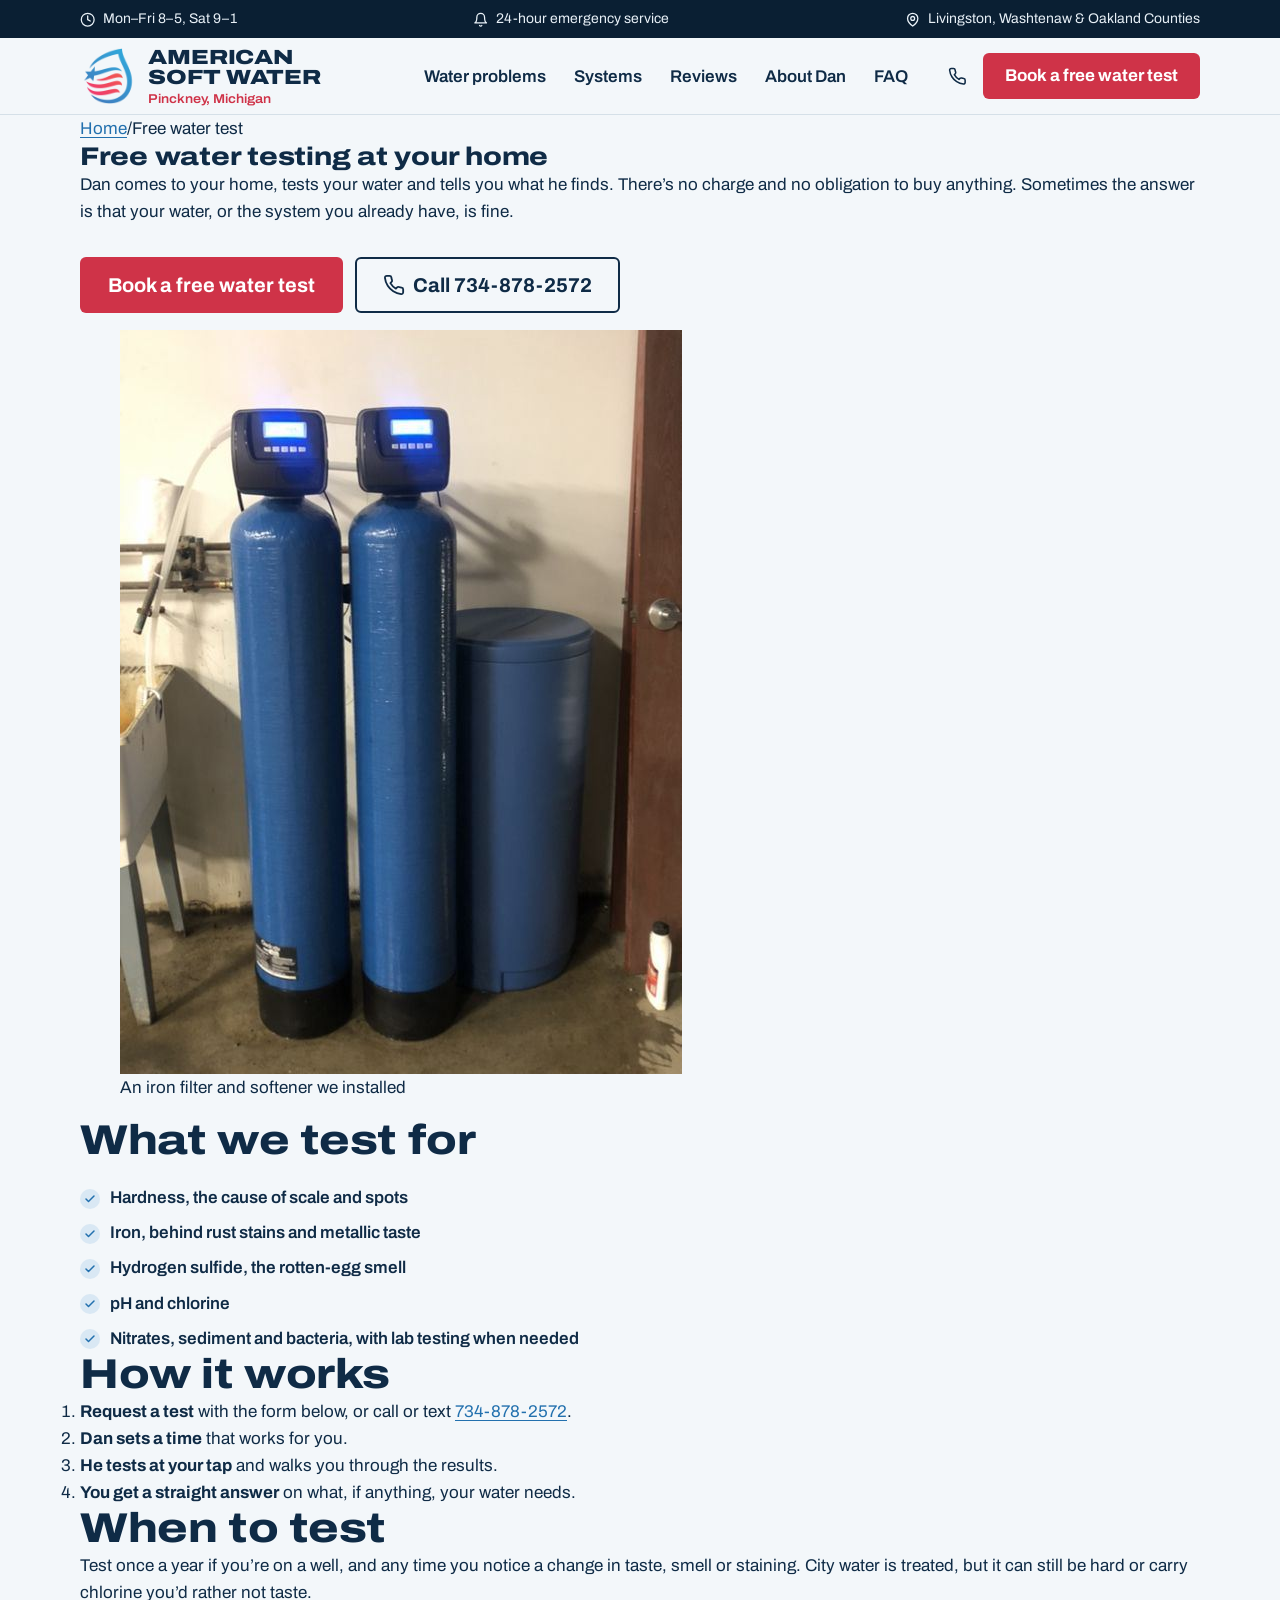
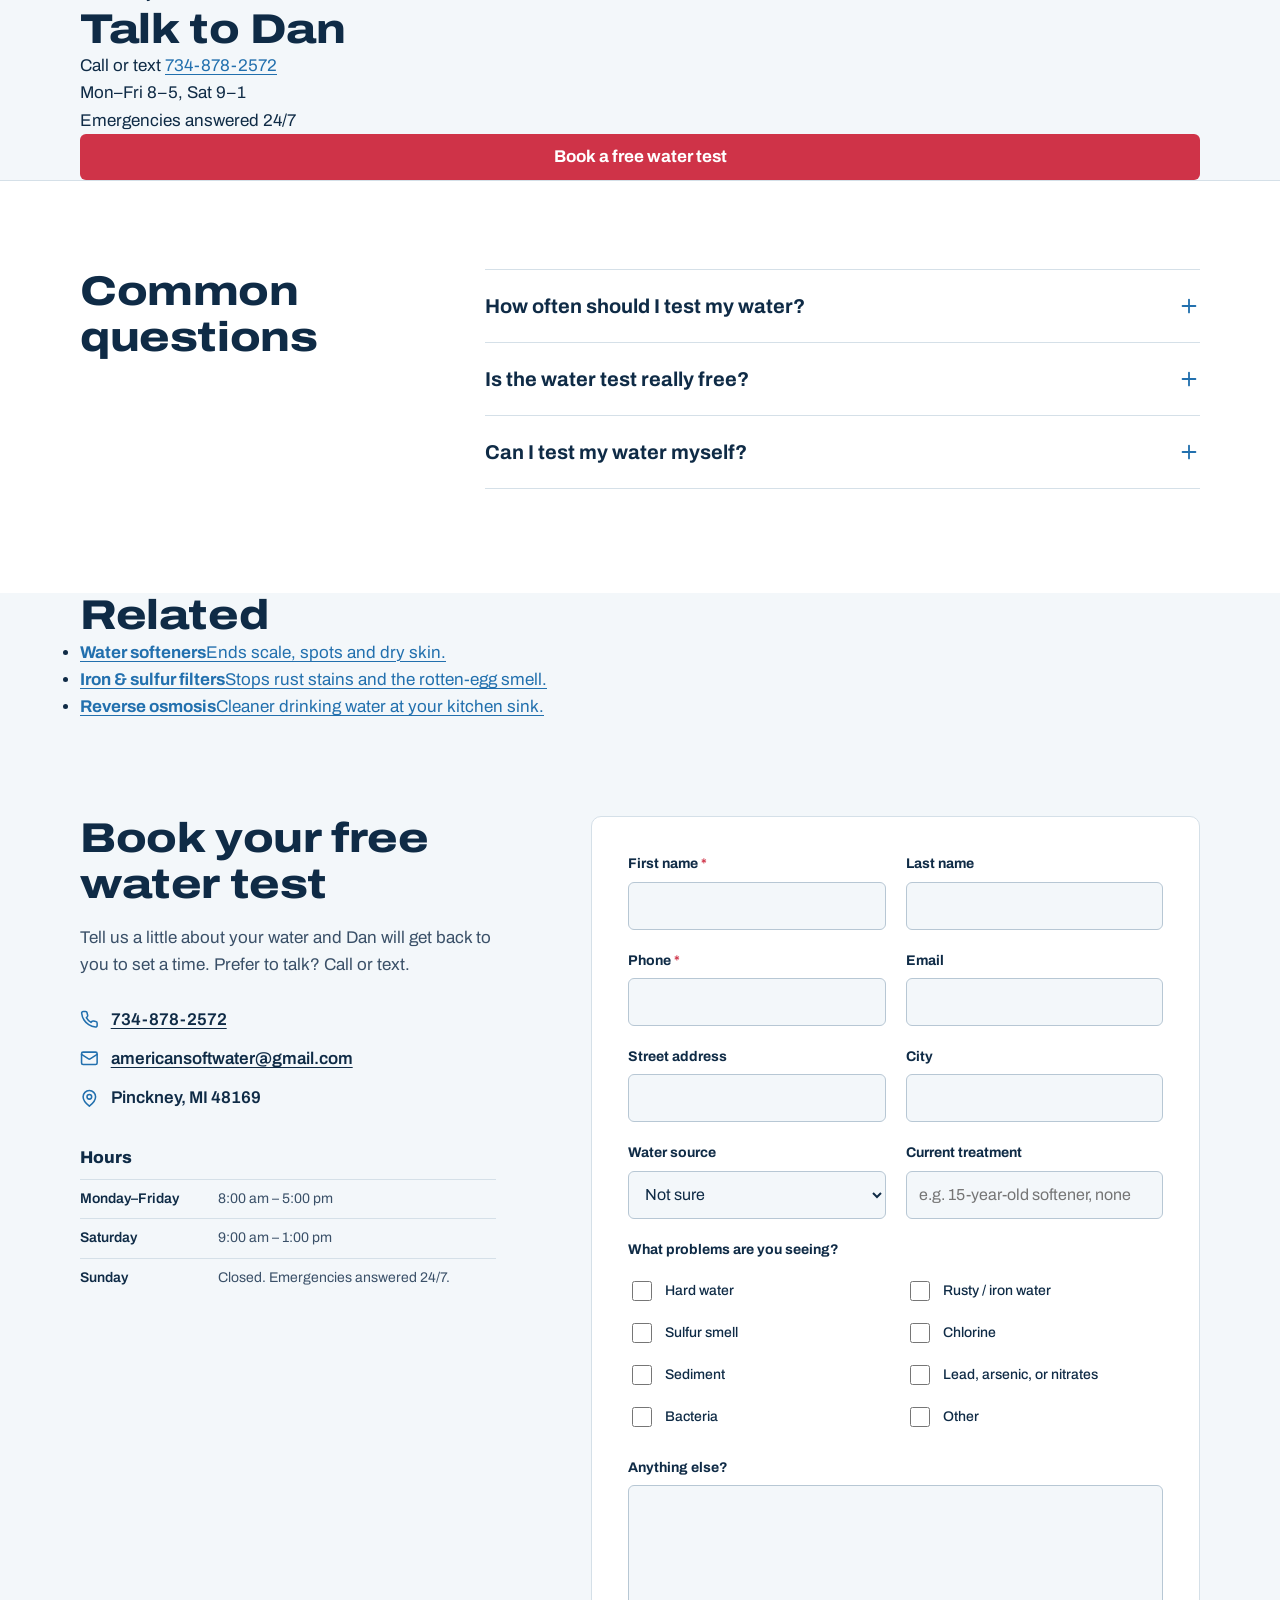
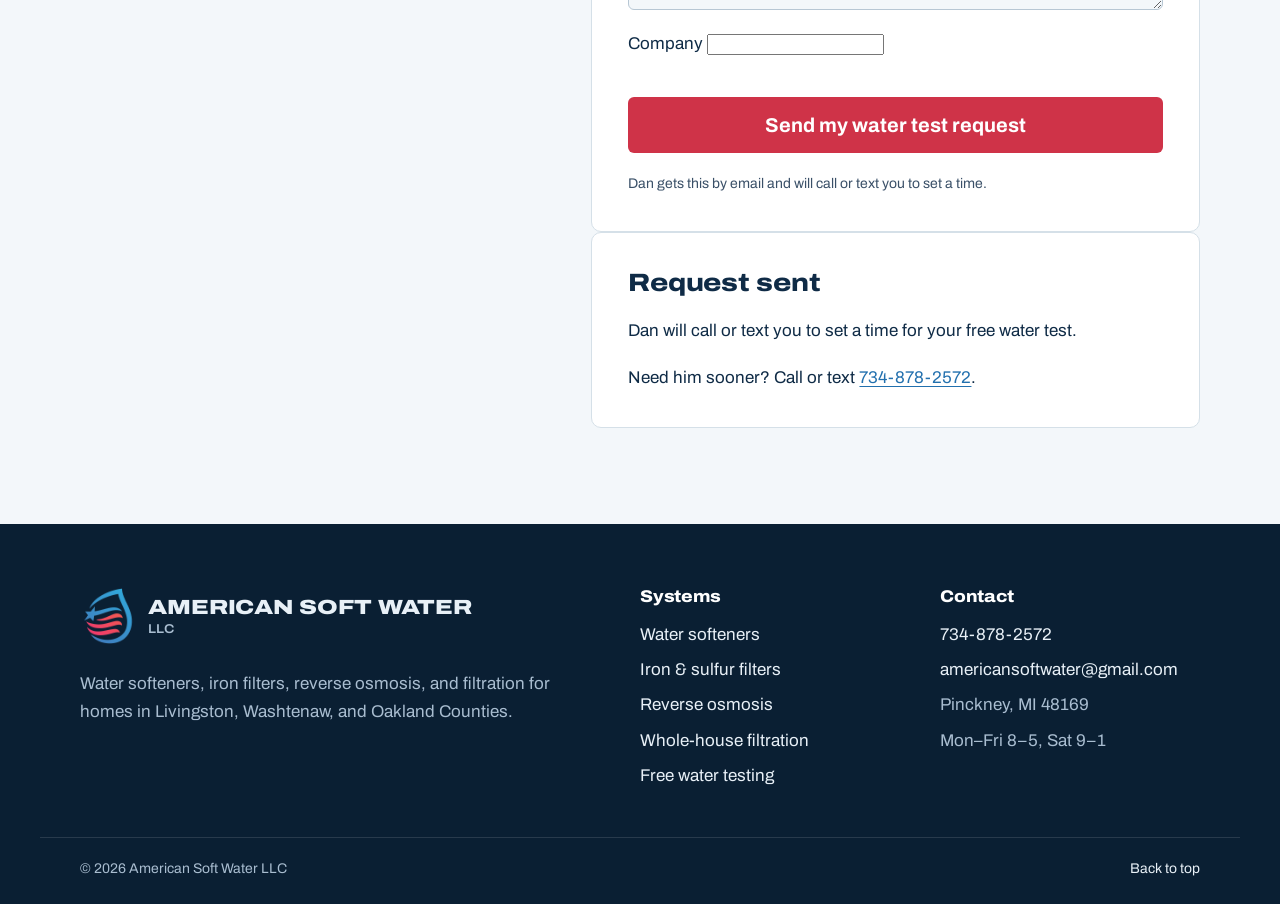
<file: public/free-water-test.html>
<!doctype html>
<html lang="en">
<head>
  <!-- Generated by tools/build_pages.py from public/index.html. Edit the script, not this file. -->
  <meta charset="utf-8">
  <meta name="viewport" content="width=device-width, initial-scale=1">
  <title>Free In-Home Water Testing | Pinckney, MI</title>
  <meta name="description" content="Book a free in-home water test in Pinckney or anywhere in Livingston, Washtenaw or Oakland County. Dan explains the results, with no obligation to buy.">
  <link rel="canonical" href="https://www.americansoftwater.com/free-water-test">
  <link rel="icon" href="/assets/logo/favicon-64.png" type="image/png">
  <link rel="apple-touch-icon" href="/assets/logo/mark.png">
  <meta property="og:title" content="Free water testing at your home">
  <meta property="og:description" content="Book a free in-home water test in Pinckney or anywhere in Livingston, Washtenaw or Oakland County. Dan explains the results, with no obligation to buy.">
  <meta property="og:image" content="https://www.americansoftwater.com/assets/img/install-iron-softener-blue.jpg">
  <meta property="og:url" content="https://www.americansoftwater.com/free-water-test">
  <link rel="preconnect" href="https://fonts.googleapis.com">
  <link rel="preconnect" href="https://fonts.gstatic.com" crossorigin>
  <link href="https://fonts.googleapis.com/css2?family=Archivo:wdth,wght@62..125,400..900&family=Source+Serif+4:ital,opsz,wght@1,8..60,400;1,8..60,500&display=swap" rel="stylesheet">
  <link rel="stylesheet" href="/css/styles.css?v=12">
  <script type="application/ld+json">
[
  {
    "@context": "https://schema.org",
    "@type": "Service",
    "name": "Free water test",
    "serviceType": "Residential water testing",
    "url": "https://www.americansoftwater.com/free-water-test",
    "provider": {
      "@id": "https://www.americansoftwater.com/#business"
    },
    "areaServed": [
      "Livingston County, MI",
      "Washtenaw County, MI",
      "Oakland County, MI"
    ]
  },
  {
    "@context": "https://schema.org",
    "@type": "BreadcrumbList",
    "itemListElement": [
      {
        "@type": "ListItem",
        "position": 1,
        "name": "Home",
        "item": "https://www.americansoftwater.com/"
      },
      {
        "@type": "ListItem",
        "position": 2,
        "name": "Free water test",
        "item": "https://www.americansoftwater.com/free-water-test"
      }
    ]
  }
]
  </script>
</head>
<body>
  <!-- Icon sprite (Lucide-style strokes, 24px grid) -->
  <svg width="0" height="0" style="position:absolute" aria-hidden="true">
    <symbol id="i-phone" viewBox="0 0 24 24"><path d="M22 16.92v3a2 2 0 0 1-2.18 2 19.79 19.79 0 0 1-8.63-3.07 19.5 19.5 0 0 1-6-6 19.79 19.79 0 0 1-3.07-8.67A2 2 0 0 1 4.11 2h3a2 2 0 0 1 2 1.72 12.84 12.84 0 0 0 .7 2.81 2 2 0 0 1-.45 2.11L8.09 9.91a16 16 0 0 0 6 6l1.27-1.27a2 2 0 0 1 2.11-.45 12.84 12.84 0 0 0 2.81.7A2 2 0 0 1 22 16.92z"/></symbol>
    <symbol id="i-clock" viewBox="0 0 24 24"><circle cx="12" cy="12" r="10"/><path d="M12 6v6l4 2"/></symbol>
    <symbol id="i-pin" viewBox="0 0 24 24"><path d="M20 10c0 6-8 12-8 12s-8-6-8-12a8 8 0 0 1 16 0Z"/><circle cx="12" cy="10" r="3"/></symbol>
    <symbol id="i-mail" viewBox="0 0 24 24"><rect x="2" y="4" width="20" height="16" rx="2"/><path d="m22 7-8.97 5.7a1.94 1.94 0 0 1-2.06 0L2 7"/></symbol>
    <symbol id="i-flask" viewBox="0 0 24 24"><path d="M9 3h6M10 3v6.5L4.5 19a2 2 0 0 0 1.7 3h11.6a2 2 0 0 0 1.7-3L14 9.5V3M6.5 15h11"/></symbol>
    <symbol id="i-bell" viewBox="0 0 24 24"><path d="M6 8a6 6 0 0 1 12 0c0 7 3 9 3 9H3s3-2 3-9M10.3 21a1.94 1.94 0 0 0 3.4 0"/></symbol>
    <symbol id="i-truck" viewBox="0 0 24 24"><path d="M10 17h4V5H2v12h3M20 17h2v-3.34a4 4 0 0 0-1.17-2.83L19 9h-5v8h1"/><circle cx="7.5" cy="17.5" r="2.5"/><circle cx="17.5" cy="17.5" r="2.5"/></symbol>
    <symbol id="i-wrench" viewBox="0 0 24 24"><path d="M14.7 6.3a1 1 0 0 0 0 1.4l1.6 1.6a1 1 0 0 0 1.4 0l3.77-3.77a6 6 0 0 1-7.94 7.94l-6.91 6.91a2.12 2.12 0 0 1-3-3l6.91-6.91a6 6 0 0 1 7.94-7.94l-3.76 3.76z"/></symbol>
    <symbol id="i-refresh" viewBox="0 0 24 24"><path d="M3 12a9 9 0 0 1 9-9 9.75 9.75 0 0 1 6.74 2.74L21 8M21 3v5h-5M21 12a9 9 0 0 1-9 9 9.75 9.75 0 0 1-6.74-2.74L3 16M8 16H3v5"/></symbol>
    <symbol id="i-card" viewBox="0 0 24 24"><rect x="2" y="5" width="20" height="14" rx="2"/><path d="M2 10h20"/></symbol>
    <symbol id="i-check" viewBox="0 0 24 24"><path d="M20 6 9 17l-5-5"/></symbol>
    <symbol id="i-plus" viewBox="0 0 24 24"><path d="M12 5v14M5 12h14"/></symbol>
    <symbol id="i-star" viewBox="0 0 24 24"><path d="m12 2 3.09 6.26L22 9.27l-5 4.87 1.18 6.88L12 17.77l-6.18 3.25L7 14.14 2 9.27l6.91-1.01L12 2z"/></symbol>
    <symbol id="i-menu" viewBox="0 0 24 24"><path d="M4 7h16M4 12h16M4 17h16"/></symbol>
    <symbol id="i-x" viewBox="0 0 24 24"><path d="M18 6 6 18M6 6l12 12"/></symbol>
  </svg>

  <a class="skip-link" href="#main">Skip to content</a>

  <div class="topbar">
    <div class="wrap topbar__inner">
      <p><svg class="ico" aria-hidden="true"><use href="#i-clock"/></svg>Mon–Fri 8–5, Sat 9–1</p>
      <p class="topbar__mid"><svg class="ico" aria-hidden="true"><use href="#i-bell"/></svg>24-hour emergency service</p>
      <p><svg class="ico" aria-hidden="true"><use href="#i-pin"/></svg>Livingston, Washtenaw &amp; Oakland Counties</p>
    </div>
  </div>

  <header class="site-header" id="top">
    <div class="wrap site-header__inner">
      <a class="brand" href="/" aria-label="American Soft Water, home">
        <img class="brand__mark" src="/assets/logo/mark.png" width="50" height="50" alt="">
        <span class="brand__word">
          <span class="brand__name">American Soft&nbsp;Water</span>
          <span class="brand__sub">Pinckney, Michigan</span>
        </span>
      </a>
      <nav class="nav" id="site-nav" aria-label="Main">
        <ul>
          <li><a href="/#finder">Water problems</a></li>
          <li><a href="/#systems">Systems</a></li>
          <li><a href="/#reviews">Reviews</a></li>
          <li><a href="/#about">About Dan</a></li>
          <li><a href="/#faq">FAQ</a></li>
        </ul>
      </nav>
      <div class="site-header__actions">
        <a class="phone-link" href="tel:+17348782572"><svg class="ico" aria-hidden="true"><use href="#i-phone"/></svg><span>734-878-2572</span></a>
        <a class="btn btn--red" href="#water-test">Book a free water test</a>
        <button class="nav-toggle" type="button" aria-expanded="false" aria-controls="site-nav">
          <svg class="ico ico--lg" aria-hidden="true"><use href="#i-menu"/></svg><span class="sr-only">Menu</span>
        </button>
      </div>
    </div>
  </header>

  <main id="main">
    <section class="page-hero">
      <div class="wrap page-hero__grid">
        <div class="page-hero__copy">
          <nav class="crumbs" aria-label="Breadcrumb"><a href="/">Home</a><span aria-hidden="true">/</span><span aria-current="page">Free water test</span></nav>
          <h1>Free water testing at your home</h1>
          <p class="page-hero__lede">Dan comes to your home, tests your water and tells you what he finds. There’s no charge and no obligation to buy anything. Sometimes the answer is that your water, or the system you already have, is fine.</p>
          <div class="hero__actions">
            <a class="btn btn--red btn--lg" href="#water-test">Book a free water test</a>
            <a class="btn btn--ghost btn--lg" href="tel:+17348782572"><svg class="ico" aria-hidden="true"><use href="#i-phone"/></svg>Call 734-878-2572</a>
          </div>
        </div>
        <figure class="page-hero__photo">
          <img src="/assets/img/install-iron-softener-blue.jpg" width="562" height="744" alt="Blue iron filter and softener tanks with lit digital valves">
          <figcaption>An iron filter and softener we installed</figcaption>
        </figure>
      </div>
    </section>

    <div class="wrap page-layout">
      <article class="prose">

          <h2>What we test for</h2>
          <ul class="ticks"><li>Hardness, the cause of scale and spots</li><li>Iron, behind rust stains and metallic taste</li><li>Hydrogen sulfide, the rotten-egg smell</li><li>pH and chlorine</li><li>Nitrates, sediment and bacteria, with lab testing when needed</li></ul>

          <h2>How it works</h2>
          <ol class="steps">
            <li><strong>Request a test</strong> with the form below, or call or text <a href="tel:+17348782572">734-878-2572</a>.</li>
            <li><strong>Dan sets a time</strong> that works for you.</li>
            <li><strong>He tests at your tap</strong> and walks you through the results.</li>
            <li><strong>You get a straight answer</strong> on what, if anything, your water needs.</li>
          </ol>

          <h2>When to test</h2>
          <p>Test once a year if you’re on a well, and any time you notice a change in taste, smell or staining. City water is treated, but it can still be hard or carry chlorine you’d rather not taste.</p>
        
      </article>

          <aside class="page-aside" aria-label="Contact">
            <div class="page-aside__card">
              <h2>Talk to Dan</h2>
              <p>Call or text <a href="tel:+17348782572">734-878-2572</a></p>
              <p class="page-aside__hours">Mon–Fri 8–5, Sat 9–1<br>Emergencies answered 24/7</p>
              <a class="btn btn--red btn--block" href="#water-test">Book a free water test</a>
            </div>
          </aside>
    </div>

    

    <section class="faq" id="faq" aria-labelledby="faq-title">
      <div class="wrap faq__grid">
        <h2 id="faq-title">Common questions</h2>
        <div class="faq__list">
            <details>
              <summary>How often should I test my water?<svg class="ico" aria-hidden="true"><use href="#i-plus"/></svg></summary>
              <p>Once a year, especially if you’re on a well, and any time you notice a change in taste, smell, or staining.</p>
            </details>
            <details>
              <summary>Is the water test really free?<svg class="ico" aria-hidden="true"><use href="#i-plus"/></svg></summary>
              <p>Yes. Dan tests at your home and explains the results on the spot. There’s no obligation to buy anything.</p>
            </details>
            <details>
              <summary>Can I test my water myself?<svg class="ico" aria-hidden="true"><use href="#i-plus"/></svg></summary>
              <p>Home test kits are available, but a professional test is more accurate and comes with someone who can tell you what the numbers mean.</p>
            </details>
        </div>
      </div>
    </section>

    <section class="related" aria-labelledby="related-title">
      <div class="wrap">
        <h2 id="related-title">Related</h2>
        <ul class="related__list">
            <li><a href="/water-softener"><strong>Water softeners</strong><span>Ends scale, spots and dry skin.</span></a></li>
            <li><a href="/iron-filters"><strong>Iron &amp; sulfur filters</strong><span>Stops rust stains and the rotten-egg smell.</span></a></li>
            <li><a href="/reverse-osmosis"><strong>Reverse osmosis</strong><span>Cleaner drinking water at your kitchen sink.</span></a></li>
        </ul>
      </div>
    </section>
    <!-- WATER TEST FORM -->
    <section class="booking" id="water-test" aria-labelledby="booking-title">
      <div class="wrap booking__grid">
        <div class="booking__info">
          <h2 id="booking-title">Book your free water test</h2>
          <p>Tell us a little about your water and Dan will get back to you to set a time. Prefer to talk? Call or text.</p>
          <ul class="contact-list">
            <li><svg class="ico" aria-hidden="true"><use href="#i-phone"/></svg><a href="tel:+17348782572">734-878-2572</a></li>
            <li><svg class="ico" aria-hidden="true"><use href="#i-mail"/></svg><a href="mailto:americansoftwater@gmail.com">americansoftwater@gmail.com</a></li>
            <li><svg class="ico" aria-hidden="true"><use href="#i-pin"/></svg><span>Pinckney, MI 48169</span></li>
          </ul>
          <table class="hours">
            <caption>Hours</caption>
            <tbody>
              <tr><th scope="row">Monday–Friday</th><td>8:00 am – 5:00 pm</td></tr>
              <tr><th scope="row">Saturday</th><td>9:00 am – 1:00 pm</td></tr>
              <tr><th scope="row">Sunday</th><td>Closed. Emergencies answered 24/7.</td></tr>
            </tbody>
          </table>
        </div>

        <div class="booking__panel">
        <form class="form" id="test-form" action="/api/inquiry" method="post" data-to="americansoftwater@gmail.com" data-turnstile-sitekey="0x4AAAAAAGRn4Jouo1MUimZG" novalidate>
          <div class="form__error-summary" id="form-errors" tabindex="-1" hidden></div>
          <div class="form__row">
            <div class="field">
              <label for="f-first">First name <span class="req" aria-hidden="true">*</span></label>
              <input id="f-first" name="first" autocomplete="given-name" required>
              <p class="field__error" id="f-first-err" hidden></p>
            </div>
            <div class="field">
              <label for="f-last">Last name</label>
              <input id="f-last" name="last" autocomplete="family-name">
            </div>
          </div>
          <div class="form__row">
            <div class="field">
              <label for="f-phone">Phone <span class="req" aria-hidden="true">*</span></label>
              <input id="f-phone" name="phone" type="tel" autocomplete="tel" required>
              <p class="field__error" id="f-phone-err" hidden></p>
            </div>
            <div class="field">
              <label for="f-email">Email</label>
              <input id="f-email" name="email" type="email" autocomplete="email">
              <p class="field__error" id="f-email-err" hidden></p>
            </div>
          </div>
          <div class="form__row">
            <div class="field">
              <label for="f-address">Street address</label>
              <input id="f-address" name="address" autocomplete="street-address">
            </div>
            <div class="field">
              <label for="f-city">City</label>
              <input id="f-city" name="city" autocomplete="address-level2">
            </div>
          </div>
          <div class="form__row">
            <div class="field">
              <label for="f-source">Water source</label>
              <select id="f-source" name="source">
                <option value="">Not sure</option>
                <option>Private well</option>
                <option>City water</option>
              </select>
            </div>
            <div class="field">
              <label for="f-current">Current treatment</label>
              <input id="f-current" name="current" placeholder="e.g. 15-year-old softener, none">
            </div>
          </div>
          <fieldset class="field field--checks">
            <legend>What problems are you seeing?</legend>
            <div class="checks">
              <label><input type="checkbox" name="problems" value="Hard water" data-key="hard skin"> Hard water</label>
              <label><input type="checkbox" name="problems" value="Rusty / iron water" data-key="iron"> Rusty / iron water</label>
              <label><input type="checkbox" name="problems" value="Hydrogen sulfide (smell)" data-key="sulfur"> Sulfur smell</label>
              <label><input type="checkbox" name="problems" value="Chlorine" data-key="chlorine"> Chlorine</label>
              <label><input type="checkbox" name="problems" value="Sediment" data-key="sediment"> Sediment</label>
              <label><input type="checkbox" name="problems" value="Lead / arsenic / nitrates" data-key="drinking"> Lead, arsenic, or nitrates</label>
              <label><input type="checkbox" name="problems" value="Bacteria"> Bacteria</label>
              <label><input type="checkbox" name="problems" value="Other"> Other</label>
            </div>
          </fieldset>
          <div class="field">
            <label for="f-message">Anything else?</label>
            <textarea id="f-message" name="message" rows="4"></textarea>
          </div>
          <!-- Bots fill in every field they find. This one is hidden from people and screen readers. -->
          <div class="form__hp" aria-hidden="true">
            <label for="f-company">Company</label>
            <input id="f-company" name="company" type="text" tabindex="-1" autocomplete="off">
          </div>
          <input type="hidden" name="t" id="f-started" value="">
          <!-- Cloudflare Turnstile bot check: invisible unless Cloudflare wants a click. It only
               labels the request (worker/screen.ts); the form sends with or without it. -->
          <div class="form__turnstile" id="f-turnstile"></div>
          <button class="btn btn--red btn--lg btn--block" type="submit" id="f-submit">Send my water test request</button>
          <p class="form__note">Dan gets this by email and will call or text you to set a time.</p>
          <p class="form__status" id="form-status" role="status"></p>
        </form>
        <div class="form form--done" id="test-done" tabindex="-1" hidden>
          <h3>Request sent</h3>
          <p>Dan will call or text you to set a time for your free water test.</p>
          <p>Need him sooner? Call or text <a href="tel:+17348782572">734-878-2572</a>.</p>
        </div>
        </div>
      </div>
    </section>
  </main>

  <footer class="site-footer">
    <div class="wrap site-footer__grid">
      <div class="site-footer__brand">
        <a class="brand brand--light" href="/" aria-label="American Soft Water, home">
          <img class="brand__mark" src="/assets/logo/mark.png" width="50" height="50" alt="">
          <span class="brand__word"><span class="brand__name">American Soft&nbsp;Water</span><span class="brand__sub">LLC</span></span>
        </a>
        <p>Water softeners, iron filters, reverse osmosis, and filtration for homes in Livingston, Washtenaw, and Oakland Counties.</p>
      </div>
      <div>
        <h2 class="site-footer__h">Systems</h2>
        <ul>
          <li><a href="/water-softener">Water softeners</a></li>
          <li><a href="/iron-filters">Iron &amp; sulfur filters</a></li>
          <li><a href="/reverse-osmosis">Reverse osmosis</a></li>
          <li><a href="/water-filtration">Whole-house filtration</a></li>
          <li><a href="/free-water-test">Free water testing</a></li>
        </ul>
      </div>
      <div>
        <h2 class="site-footer__h">Contact</h2>
        <ul>
          <li><a href="tel:+17348782572">734-878-2572</a></li>
          <li><a href="mailto:americansoftwater@gmail.com">americansoftwater@gmail.com</a></li>
          <li>Pinckney, MI 48169</li>
          <li>Mon–Fri 8–5, Sat 9–1</li>
        </ul>
      </div>
    </div>
    <div class="wrap site-footer__base">
      <p>© <span id="year">2026</span> American Soft Water LLC</p>
      <a href="#top">Back to top</a>
    </div>
  </footer>

  <div class="mobile-bar">
    <a class="btn btn--ghost-dark" href="tel:+17348782572"><svg class="ico" aria-hidden="true"><use href="#i-phone"/></svg>Call Dan</a>
    <a class="btn btn--red" href="#water-test">Free water test</a>
  </div>

  <script src="/js/main.js?v=12" defer></script>
</body>
</html>
</file>
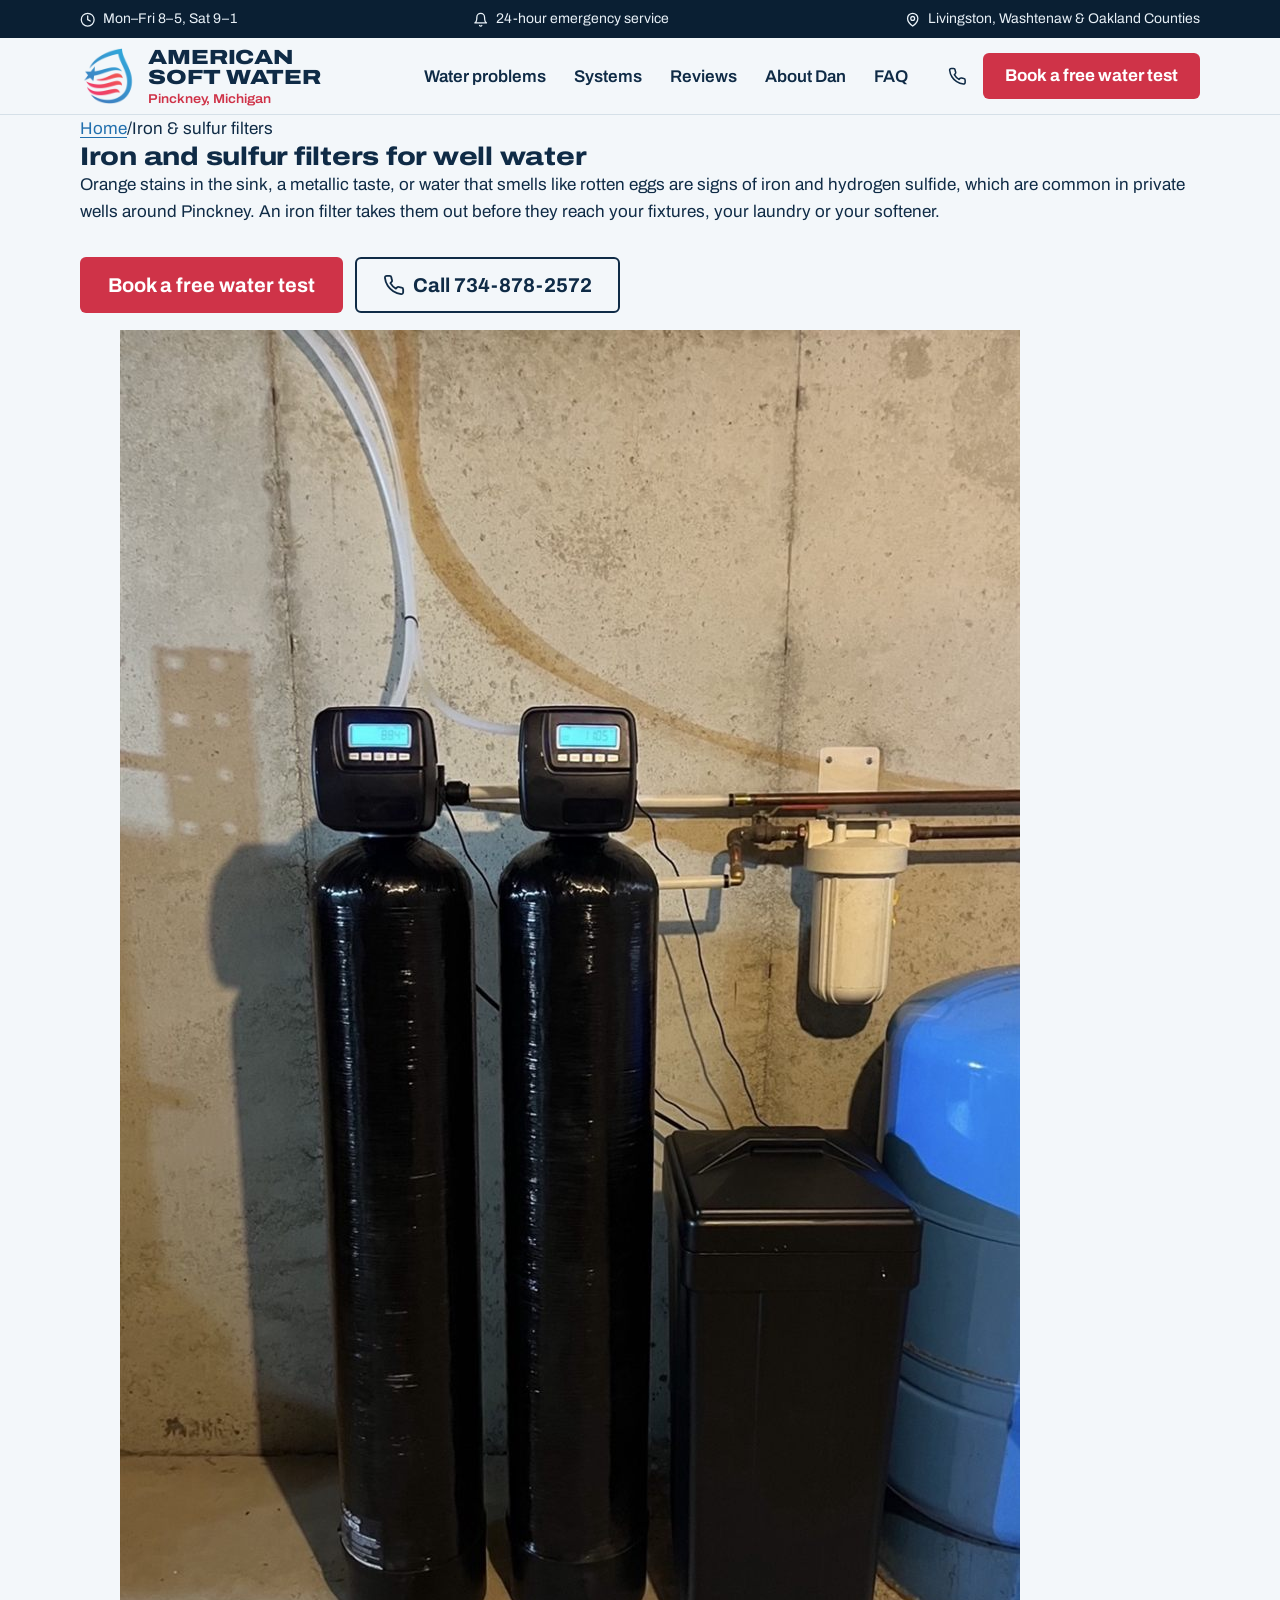
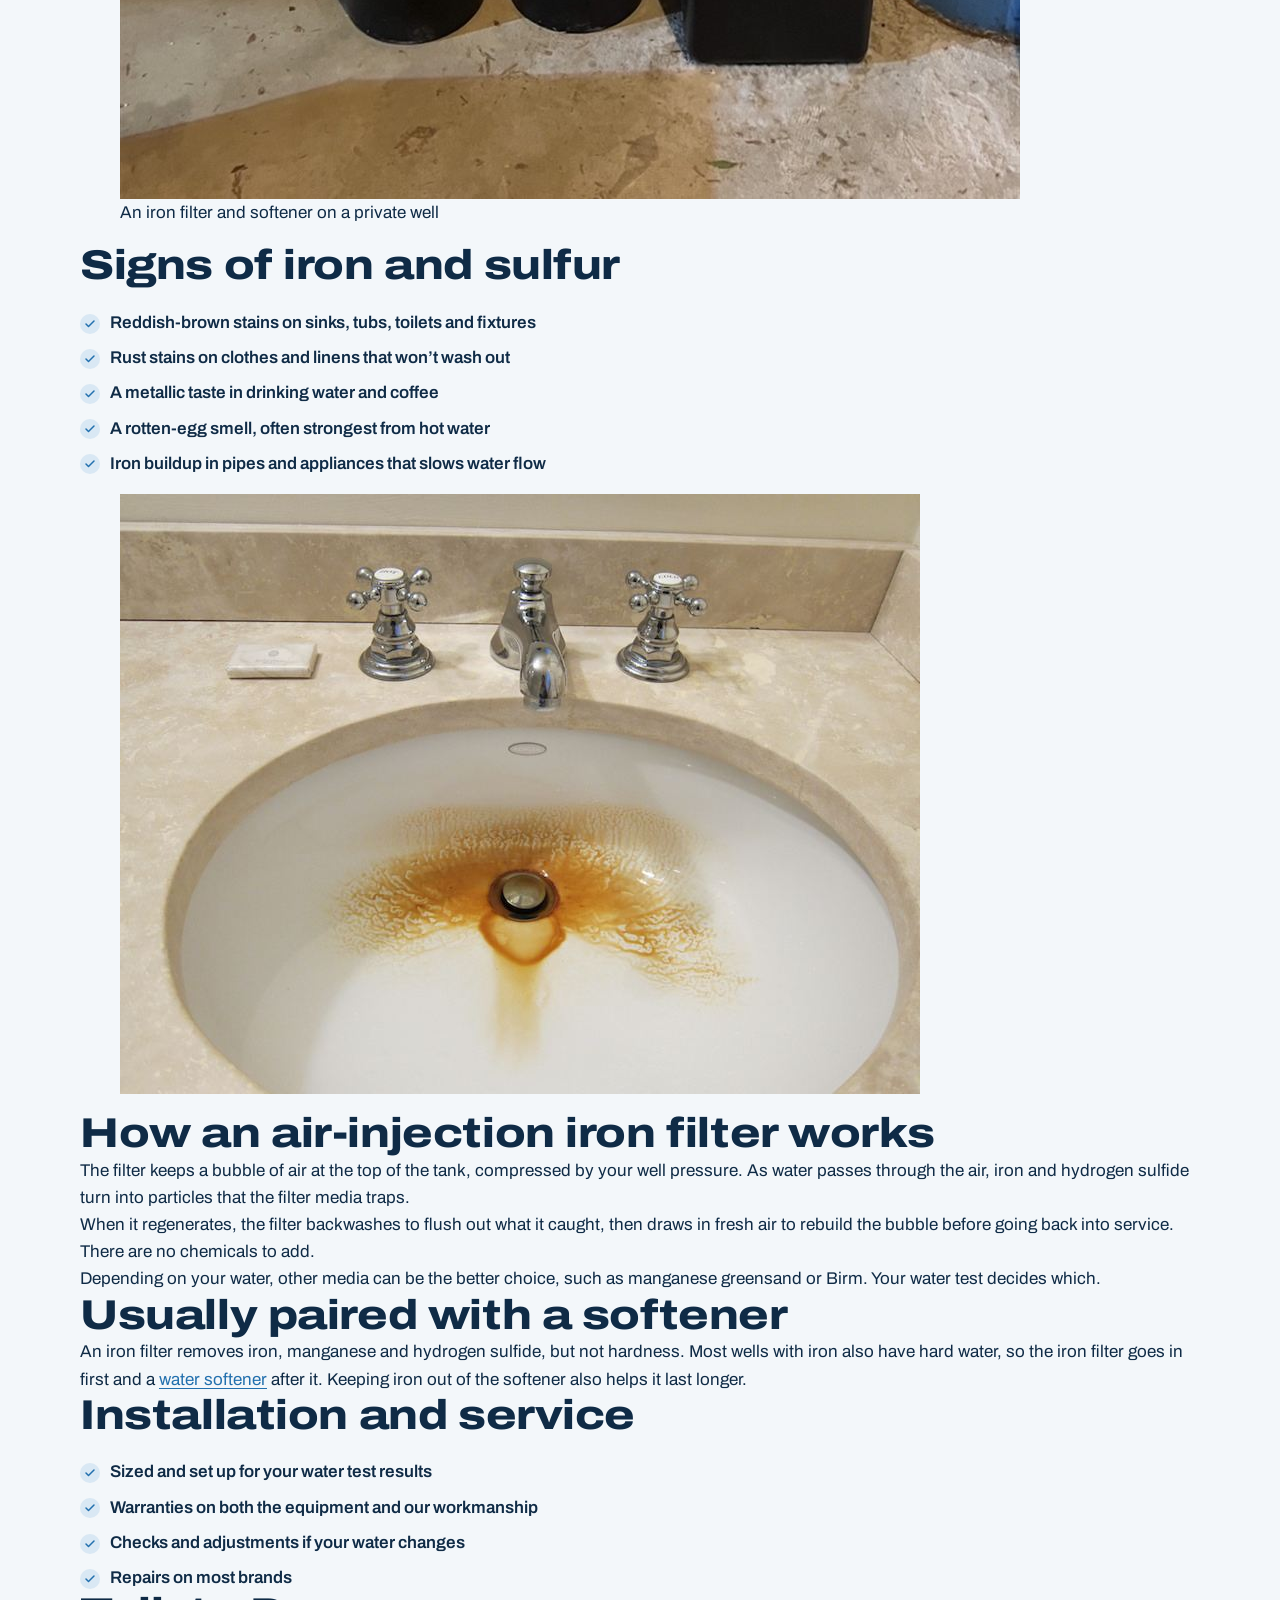
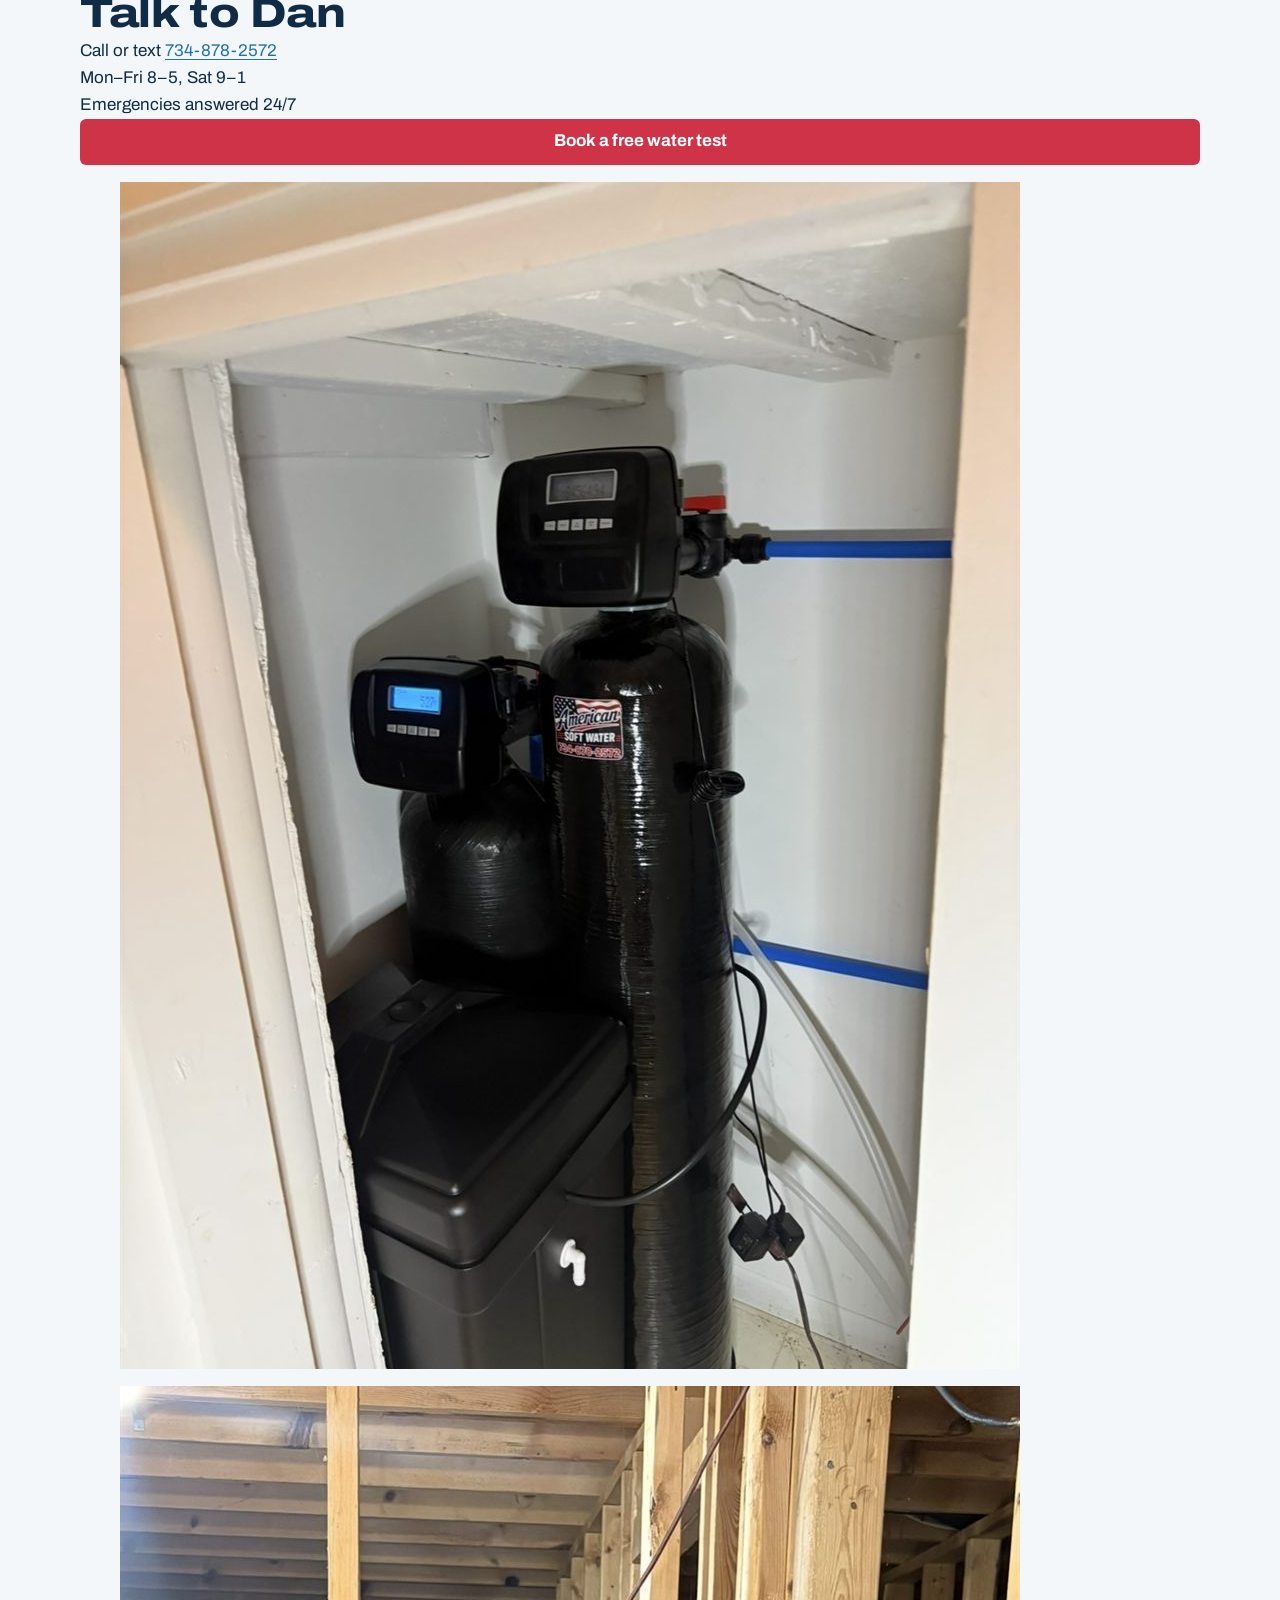
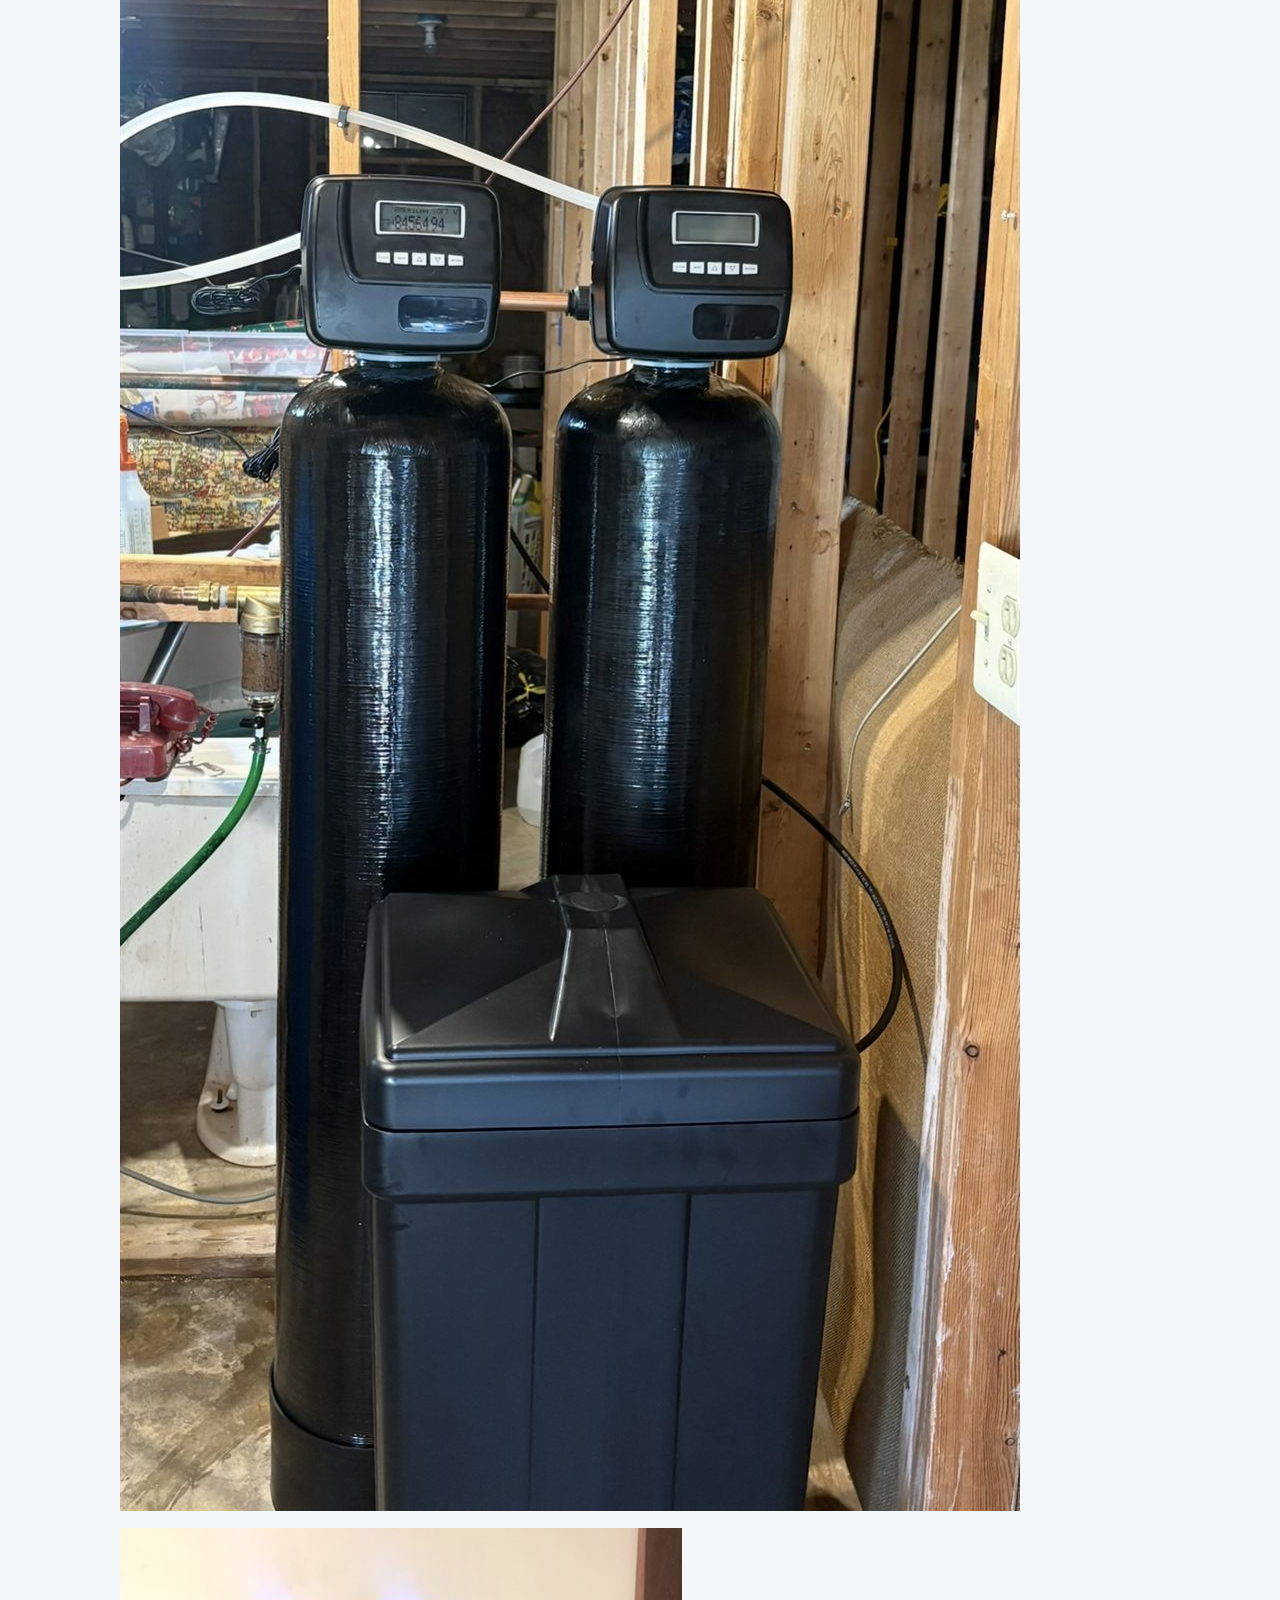
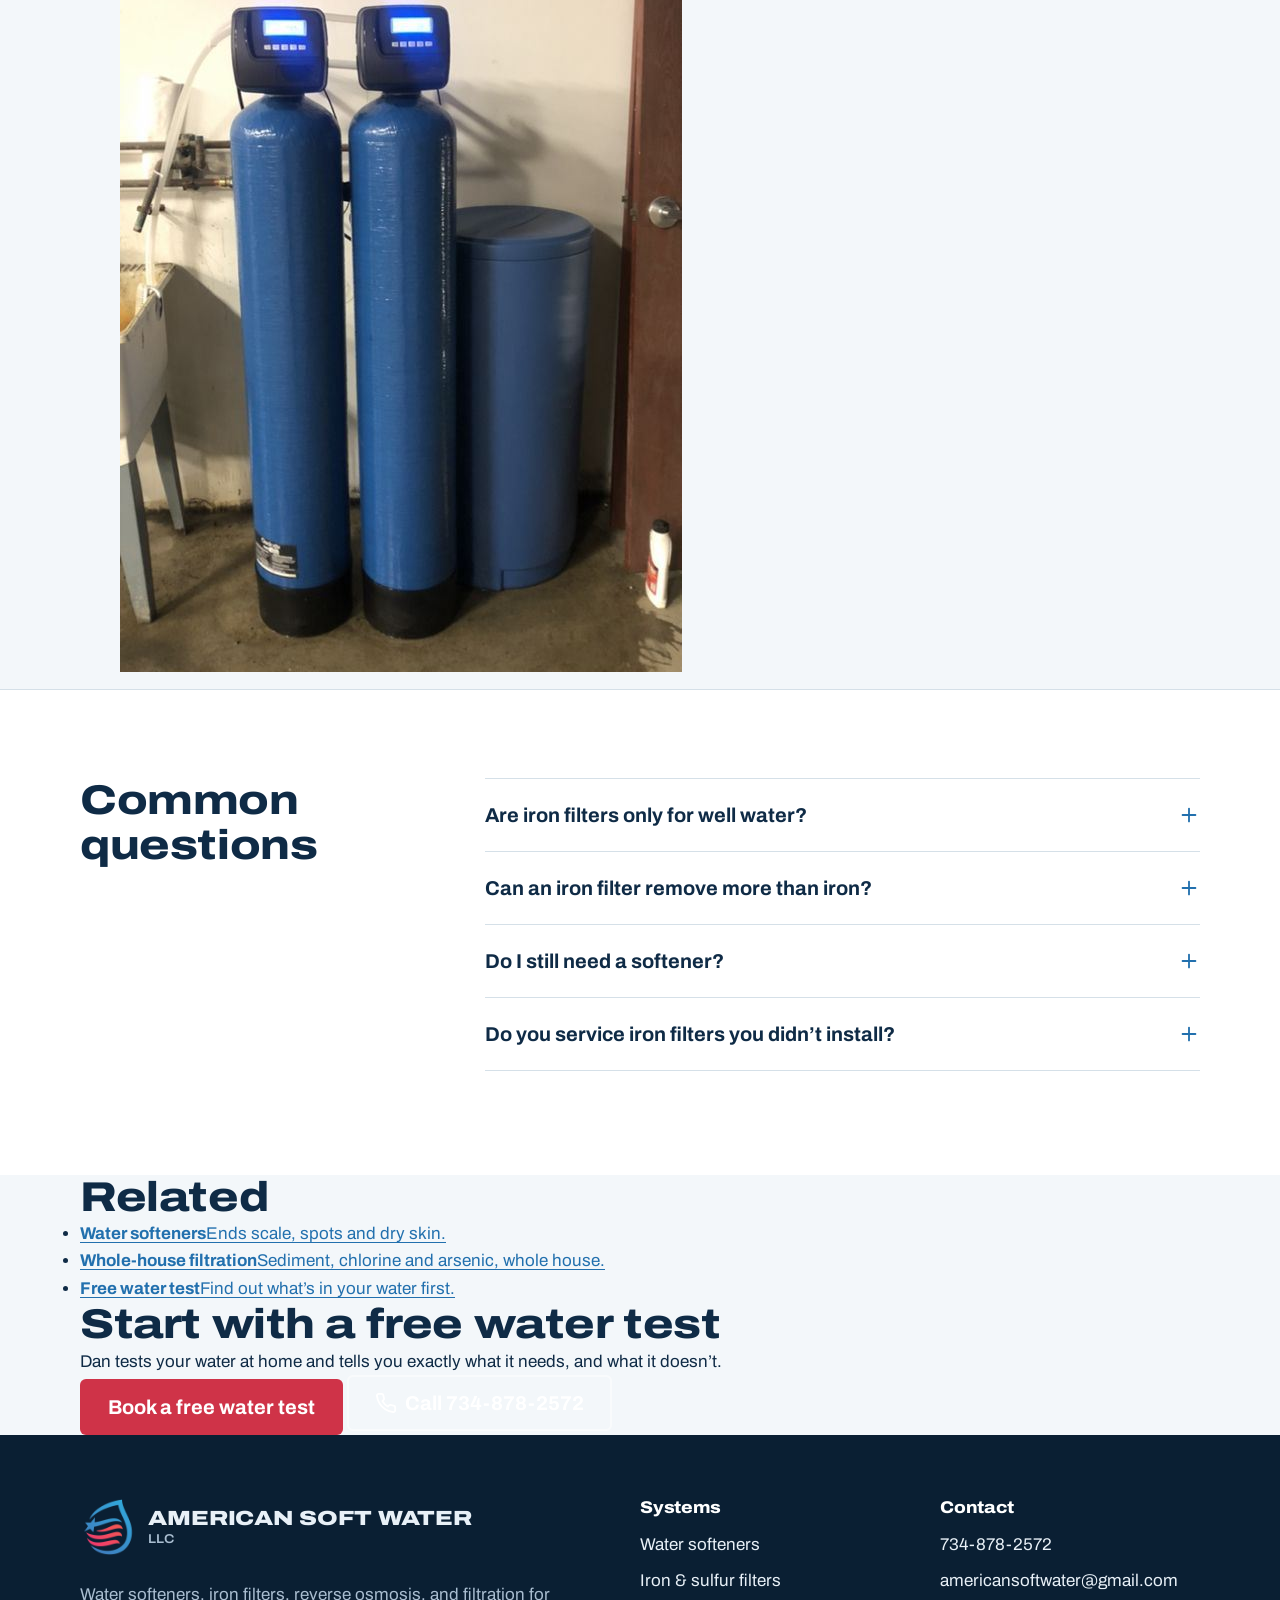
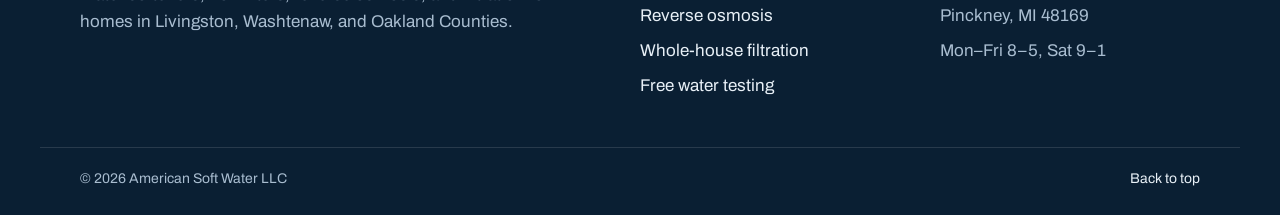
<file: public/iron-filters.html>
<!doctype html>
<html lang="en">
<head>
  <!-- Generated by tools/build_pages.py from public/index.html. Edit the script, not this file. -->
  <meta charset="utf-8">
  <meta name="viewport" content="width=device-width, initial-scale=1">
  <title>Iron Filters for Well Water | Livingston County, MI</title>
  <meta name="description" content="Air-injection iron filters that stop rust stains and the rotten-egg smell in well water around Pinckney and Livingston County. Free in-home water test.">
  <link rel="canonical" href="https://www.americansoftwater.com/iron-filters">
  <link rel="icon" href="/assets/logo/favicon-64.png" type="image/png">
  <link rel="apple-touch-icon" href="/assets/logo/mark.png">
  <meta property="og:title" content="Iron and sulfur filters for well water">
  <meta property="og:description" content="Air-injection iron filters that stop rust stains and the rotten-egg smell in well water around Pinckney and Livingston County. Free in-home water test.">
  <meta property="og:image" content="https://www.americansoftwater.com/assets/img/install-iron-softener-well.jpg">
  <meta property="og:url" content="https://www.americansoftwater.com/iron-filters">
  <link rel="preconnect" href="https://fonts.googleapis.com">
  <link rel="preconnect" href="https://fonts.gstatic.com" crossorigin>
  <link href="https://fonts.googleapis.com/css2?family=Archivo:wdth,wght@62..125,400..900&family=Source+Serif+4:ital,opsz,wght@1,8..60,400;1,8..60,500&display=swap" rel="stylesheet">
  <link rel="stylesheet" href="/css/styles.css?v=12">
  <script type="application/ld+json">
[
  {
    "@context": "https://schema.org",
    "@type": "Service",
    "name": "Iron & sulfur filters",
    "serviceType": "Iron and sulfur filter installation",
    "url": "https://www.americansoftwater.com/iron-filters",
    "provider": {
      "@id": "https://www.americansoftwater.com/#business"
    },
    "areaServed": [
      "Livingston County, MI",
      "Washtenaw County, MI",
      "Oakland County, MI"
    ]
  },
  {
    "@context": "https://schema.org",
    "@type": "BreadcrumbList",
    "itemListElement": [
      {
        "@type": "ListItem",
        "position": 1,
        "name": "Home",
        "item": "https://www.americansoftwater.com/"
      },
      {
        "@type": "ListItem",
        "position": 2,
        "name": "Iron & sulfur filters",
        "item": "https://www.americansoftwater.com/iron-filters"
      }
    ]
  }
]
  </script>
</head>
<body>
  <!-- Icon sprite (Lucide-style strokes, 24px grid) -->
  <svg width="0" height="0" style="position:absolute" aria-hidden="true">
    <symbol id="i-phone" viewBox="0 0 24 24"><path d="M22 16.92v3a2 2 0 0 1-2.18 2 19.79 19.79 0 0 1-8.63-3.07 19.5 19.5 0 0 1-6-6 19.79 19.79 0 0 1-3.07-8.67A2 2 0 0 1 4.11 2h3a2 2 0 0 1 2 1.72 12.84 12.84 0 0 0 .7 2.81 2 2 0 0 1-.45 2.11L8.09 9.91a16 16 0 0 0 6 6l1.27-1.27a2 2 0 0 1 2.11-.45 12.84 12.84 0 0 0 2.81.7A2 2 0 0 1 22 16.92z"/></symbol>
    <symbol id="i-clock" viewBox="0 0 24 24"><circle cx="12" cy="12" r="10"/><path d="M12 6v6l4 2"/></symbol>
    <symbol id="i-pin" viewBox="0 0 24 24"><path d="M20 10c0 6-8 12-8 12s-8-6-8-12a8 8 0 0 1 16 0Z"/><circle cx="12" cy="10" r="3"/></symbol>
    <symbol id="i-mail" viewBox="0 0 24 24"><rect x="2" y="4" width="20" height="16" rx="2"/><path d="m22 7-8.97 5.7a1.94 1.94 0 0 1-2.06 0L2 7"/></symbol>
    <symbol id="i-flask" viewBox="0 0 24 24"><path d="M9 3h6M10 3v6.5L4.5 19a2 2 0 0 0 1.7 3h11.6a2 2 0 0 0 1.7-3L14 9.5V3M6.5 15h11"/></symbol>
    <symbol id="i-bell" viewBox="0 0 24 24"><path d="M6 8a6 6 0 0 1 12 0c0 7 3 9 3 9H3s3-2 3-9M10.3 21a1.94 1.94 0 0 0 3.4 0"/></symbol>
    <symbol id="i-truck" viewBox="0 0 24 24"><path d="M10 17h4V5H2v12h3M20 17h2v-3.34a4 4 0 0 0-1.17-2.83L19 9h-5v8h1"/><circle cx="7.5" cy="17.5" r="2.5"/><circle cx="17.5" cy="17.5" r="2.5"/></symbol>
    <symbol id="i-wrench" viewBox="0 0 24 24"><path d="M14.7 6.3a1 1 0 0 0 0 1.4l1.6 1.6a1 1 0 0 0 1.4 0l3.77-3.77a6 6 0 0 1-7.94 7.94l-6.91 6.91a2.12 2.12 0 0 1-3-3l6.91-6.91a6 6 0 0 1 7.94-7.94l-3.76 3.76z"/></symbol>
    <symbol id="i-refresh" viewBox="0 0 24 24"><path d="M3 12a9 9 0 0 1 9-9 9.75 9.75 0 0 1 6.74 2.74L21 8M21 3v5h-5M21 12a9 9 0 0 1-9 9 9.75 9.75 0 0 1-6.74-2.74L3 16M8 16H3v5"/></symbol>
    <symbol id="i-card" viewBox="0 0 24 24"><rect x="2" y="5" width="20" height="14" rx="2"/><path d="M2 10h20"/></symbol>
    <symbol id="i-check" viewBox="0 0 24 24"><path d="M20 6 9 17l-5-5"/></symbol>
    <symbol id="i-plus" viewBox="0 0 24 24"><path d="M12 5v14M5 12h14"/></symbol>
    <symbol id="i-star" viewBox="0 0 24 24"><path d="m12 2 3.09 6.26L22 9.27l-5 4.87 1.18 6.88L12 17.77l-6.18 3.25L7 14.14 2 9.27l6.91-1.01L12 2z"/></symbol>
    <symbol id="i-menu" viewBox="0 0 24 24"><path d="M4 7h16M4 12h16M4 17h16"/></symbol>
    <symbol id="i-x" viewBox="0 0 24 24"><path d="M18 6 6 18M6 6l12 12"/></symbol>
  </svg>

  <a class="skip-link" href="#main">Skip to content</a>

  <div class="topbar">
    <div class="wrap topbar__inner">
      <p><svg class="ico" aria-hidden="true"><use href="#i-clock"/></svg>Mon–Fri 8–5, Sat 9–1</p>
      <p class="topbar__mid"><svg class="ico" aria-hidden="true"><use href="#i-bell"/></svg>24-hour emergency service</p>
      <p><svg class="ico" aria-hidden="true"><use href="#i-pin"/></svg>Livingston, Washtenaw &amp; Oakland Counties</p>
    </div>
  </div>

  <header class="site-header" id="top">
    <div class="wrap site-header__inner">
      <a class="brand" href="/" aria-label="American Soft Water, home">
        <img class="brand__mark" src="/assets/logo/mark.png" width="50" height="50" alt="">
        <span class="brand__word">
          <span class="brand__name">American Soft&nbsp;Water</span>
          <span class="brand__sub">Pinckney, Michigan</span>
        </span>
      </a>
      <nav class="nav" id="site-nav" aria-label="Main">
        <ul>
          <li><a href="/#finder">Water problems</a></li>
          <li><a href="/#systems">Systems</a></li>
          <li><a href="/#reviews">Reviews</a></li>
          <li><a href="/#about">About Dan</a></li>
          <li><a href="/#faq">FAQ</a></li>
        </ul>
      </nav>
      <div class="site-header__actions">
        <a class="phone-link" href="tel:+17348782572"><svg class="ico" aria-hidden="true"><use href="#i-phone"/></svg><span>734-878-2572</span></a>
        <a class="btn btn--red" href="/free-water-test">Book a free water test</a>
        <button class="nav-toggle" type="button" aria-expanded="false" aria-controls="site-nav">
          <svg class="ico ico--lg" aria-hidden="true"><use href="#i-menu"/></svg><span class="sr-only">Menu</span>
        </button>
      </div>
    </div>
  </header>

  <main id="main">
    <section class="page-hero">
      <div class="wrap page-hero__grid">
        <div class="page-hero__copy">
          <nav class="crumbs" aria-label="Breadcrumb"><a href="/">Home</a><span aria-hidden="true">/</span><span aria-current="page">Iron &amp; sulfur filters</span></nav>
          <h1>Iron and sulfur filters for well water</h1>
          <p class="page-hero__lede">Orange stains in the sink, a metallic taste, or water that smells like rotten eggs are signs of iron and hydrogen sulfide, which are common in private wells around Pinckney. An iron filter takes them out before they reach your fixtures, your laundry or your softener.</p>
          <div class="hero__actions">
            <a class="btn btn--red btn--lg" href="/free-water-test">Book a free water test</a>
            <a class="btn btn--ghost btn--lg" href="tel:+17348782572"><svg class="ico" aria-hidden="true"><use href="#i-phone"/></svg>Call 734-878-2572</a>
          </div>
        </div>
        <figure class="page-hero__photo page-hero__photo--top">
          <img src="/assets/img/install-iron-softener-well.jpg" width="900" height="1469" alt="Iron filter and water softener side by side, each with its own digital valve, next to a pre-filter and well pressure tank">
          <figcaption>An iron filter and softener on a private well</figcaption>
        </figure>
      </div>
    </section>

    <div class="wrap page-layout">
      <article class="prose">

          <h2>Signs of iron and sulfur</h2>
          <ul class="ticks"><li>Reddish-brown stains on sinks, tubs, toilets and fixtures</li><li>Rust stains on clothes and linens that won’t wash out</li><li>A metallic taste in drinking water and coffee</li><li>A rotten-egg smell, often strongest from hot water</li><li>Iron buildup in pipes and appliances that slows water flow</li></ul>
          <figure class="prose__photo"><img src="/assets/img/problem-rust.jpg" width="800" height="600" loading="lazy" alt="Bathroom sink with heavy orange iron staining around the drain"></figure>

          <h2>How an air-injection iron filter works</h2>
          <p>The filter keeps a bubble of air at the top of the tank, compressed by your well pressure. As water passes through the air, iron and hydrogen sulfide turn into particles that the filter media traps.</p>
          <p>When it regenerates, the filter backwashes to flush out what it caught, then draws in fresh air to rebuild the bubble before going back into service. There are no chemicals to add.</p>
          <p>Depending on your water, other media can be the better choice, such as manganese greensand or Birm. Your water test decides which.</p>

          <h2>Usually paired with a softener</h2>
          <p>An iron filter removes iron, manganese and hydrogen sulfide, but not hardness. Most wells with iron also have hard water, so the iron filter goes in first and a <a href="/water-softener">water softener</a> after it. Keeping iron out of the softener also helps it last longer.</p>

          <h2>Installation and service</h2>
          <ul class="ticks"><li>Sized and set up for your water test results</li><li>Warranties on both the equipment and our workmanship</li><li>Checks and adjustments if your water changes</li><li>Repairs on most brands</li></ul>
        
      </article>

          <aside class="page-aside" aria-label="Contact">
            <div class="page-aside__card">
              <h2>Talk to Dan</h2>
              <p>Call or text <a href="tel:+17348782572">734-878-2572</a></p>
              <p class="page-aside__hours">Mon–Fri 8–5, Sat 9–1<br>Emergencies answered 24/7</p>
              <a class="btn btn--red btn--block" href="/free-water-test">Book a free water test</a>
            </div>
          </aside>
    </div>

    <section class="strip" aria-label="Recent installs">
        <div class="wrap strip__grid">
          <figure class="strip__item"><img src="/assets/img/install-iron-softener-closet.jpg" width="900" height="1187" loading="lazy" alt="Iron filter and softener fitted into a utility closet"></figure>
          <figure class="strip__item"><img src="/assets/img/install-iron-softener-basement.jpg" width="900" height="1725" loading="lazy" alt="Iron filter and softener with a brine tank in an unfinished basement"></figure>
          <figure class="strip__item"><img src="/assets/img/install-iron-softener-blue.jpg" width="562" height="744" loading="lazy" alt="Blue iron filter and softener tanks with lit digital valves"></figure>
        </div>
      </section>

    <section class="faq" id="faq" aria-labelledby="faq-title">
      <div class="wrap faq__grid">
        <h2 id="faq-title">Common questions</h2>
        <div class="faq__list">
            <details>
              <summary>Are iron filters only for well water?<svg class="ico" aria-hidden="true"><use href="#i-plus"/></svg></summary>
              <p>Mostly. City water is treated before it reaches you, so iron and sulfur problems usually come from private wells. A water test tells you for sure.</p>
            </details>
            <details>
              <summary>Can an iron filter remove more than iron?<svg class="ico" aria-hidden="true"><use href="#i-plus"/></svg></summary>
              <p>Yes. It also removes manganese and hydrogen sulfide, the cause of the rotten-egg smell.</p>
            </details>
            <details>
              <summary>Do I still need a softener?<svg class="ico" aria-hidden="true"><use href="#i-plus"/></svg></summary>
              <p>An iron filter doesn’t remove hardness. If your water is hard as well, which most iron water is, you’ll want both.</p>
            </details>
            <details>
              <summary>Do you service iron filters you didn’t install?<svg class="ico" aria-hidden="true"><use href="#i-plus"/></svg></summary>
              <p>Yes. We work on most brands. Text a picture of the system to Dan at <a href="tel:+17348782572">734-878-2572</a> and he can come out and take a look.</p>
            </details>
        </div>
      </div>
    </section>

    <section class="related" aria-labelledby="related-title">
      <div class="wrap">
        <h2 id="related-title">Related</h2>
        <ul class="related__list">
            <li><a href="/water-softener"><strong>Water softeners</strong><span>Ends scale, spots and dry skin.</span></a></li>
            <li><a href="/water-filtration"><strong>Whole-house filtration</strong><span>Sediment, chlorine and arsenic, whole house.</span></a></li>
            <li><a href="/free-water-test"><strong>Free water test</strong><span>Find out what’s in your water first.</span></a></li>
        </ul>
      </div>
    </section>

    <section class="cta-band" aria-labelledby="cta-title">
      <div class="wrap cta-band__inner">
        <div>
          <h2 id="cta-title">Start with a free water test</h2>
          <p>Dan tests your water at home and tells you exactly what it needs, and what it doesn’t.</p>
        </div>
        <div class="cta-band__actions">
          <a class="btn btn--red btn--lg" href="/free-water-test">Book a free water test</a>
          <a class="btn btn--ghost-dark btn--lg" href="tel:+17348782572"><svg class="ico" aria-hidden="true"><use href="#i-phone"/></svg>Call 734-878-2572</a>
        </div>
      </div>
    </section>
  </main>

  <footer class="site-footer">
    <div class="wrap site-footer__grid">
      <div class="site-footer__brand">
        <a class="brand brand--light" href="/" aria-label="American Soft Water, home">
          <img class="brand__mark" src="/assets/logo/mark.png" width="50" height="50" alt="">
          <span class="brand__word"><span class="brand__name">American Soft&nbsp;Water</span><span class="brand__sub">LLC</span></span>
        </a>
        <p>Water softeners, iron filters, reverse osmosis, and filtration for homes in Livingston, Washtenaw, and Oakland Counties.</p>
      </div>
      <div>
        <h2 class="site-footer__h">Systems</h2>
        <ul>
          <li><a href="/water-softener">Water softeners</a></li>
          <li><a href="/iron-filters">Iron &amp; sulfur filters</a></li>
          <li><a href="/reverse-osmosis">Reverse osmosis</a></li>
          <li><a href="/water-filtration">Whole-house filtration</a></li>
          <li><a href="/free-water-test">Free water testing</a></li>
        </ul>
      </div>
      <div>
        <h2 class="site-footer__h">Contact</h2>
        <ul>
          <li><a href="tel:+17348782572">734-878-2572</a></li>
          <li><a href="mailto:americansoftwater@gmail.com">americansoftwater@gmail.com</a></li>
          <li>Pinckney, MI 48169</li>
          <li>Mon–Fri 8–5, Sat 9–1</li>
        </ul>
      </div>
    </div>
    <div class="wrap site-footer__base">
      <p>© <span id="year">2026</span> American Soft Water LLC</p>
      <a href="#top">Back to top</a>
    </div>
  </footer>

  <div class="mobile-bar">
    <a class="btn btn--ghost-dark" href="tel:+17348782572"><svg class="ico" aria-hidden="true"><use href="#i-phone"/></svg>Call Dan</a>
    <a class="btn btn--red" href="/free-water-test">Free water test</a>
  </div>

  <script src="/js/main.js?v=12" defer></script>
</body>
</html>
</file>
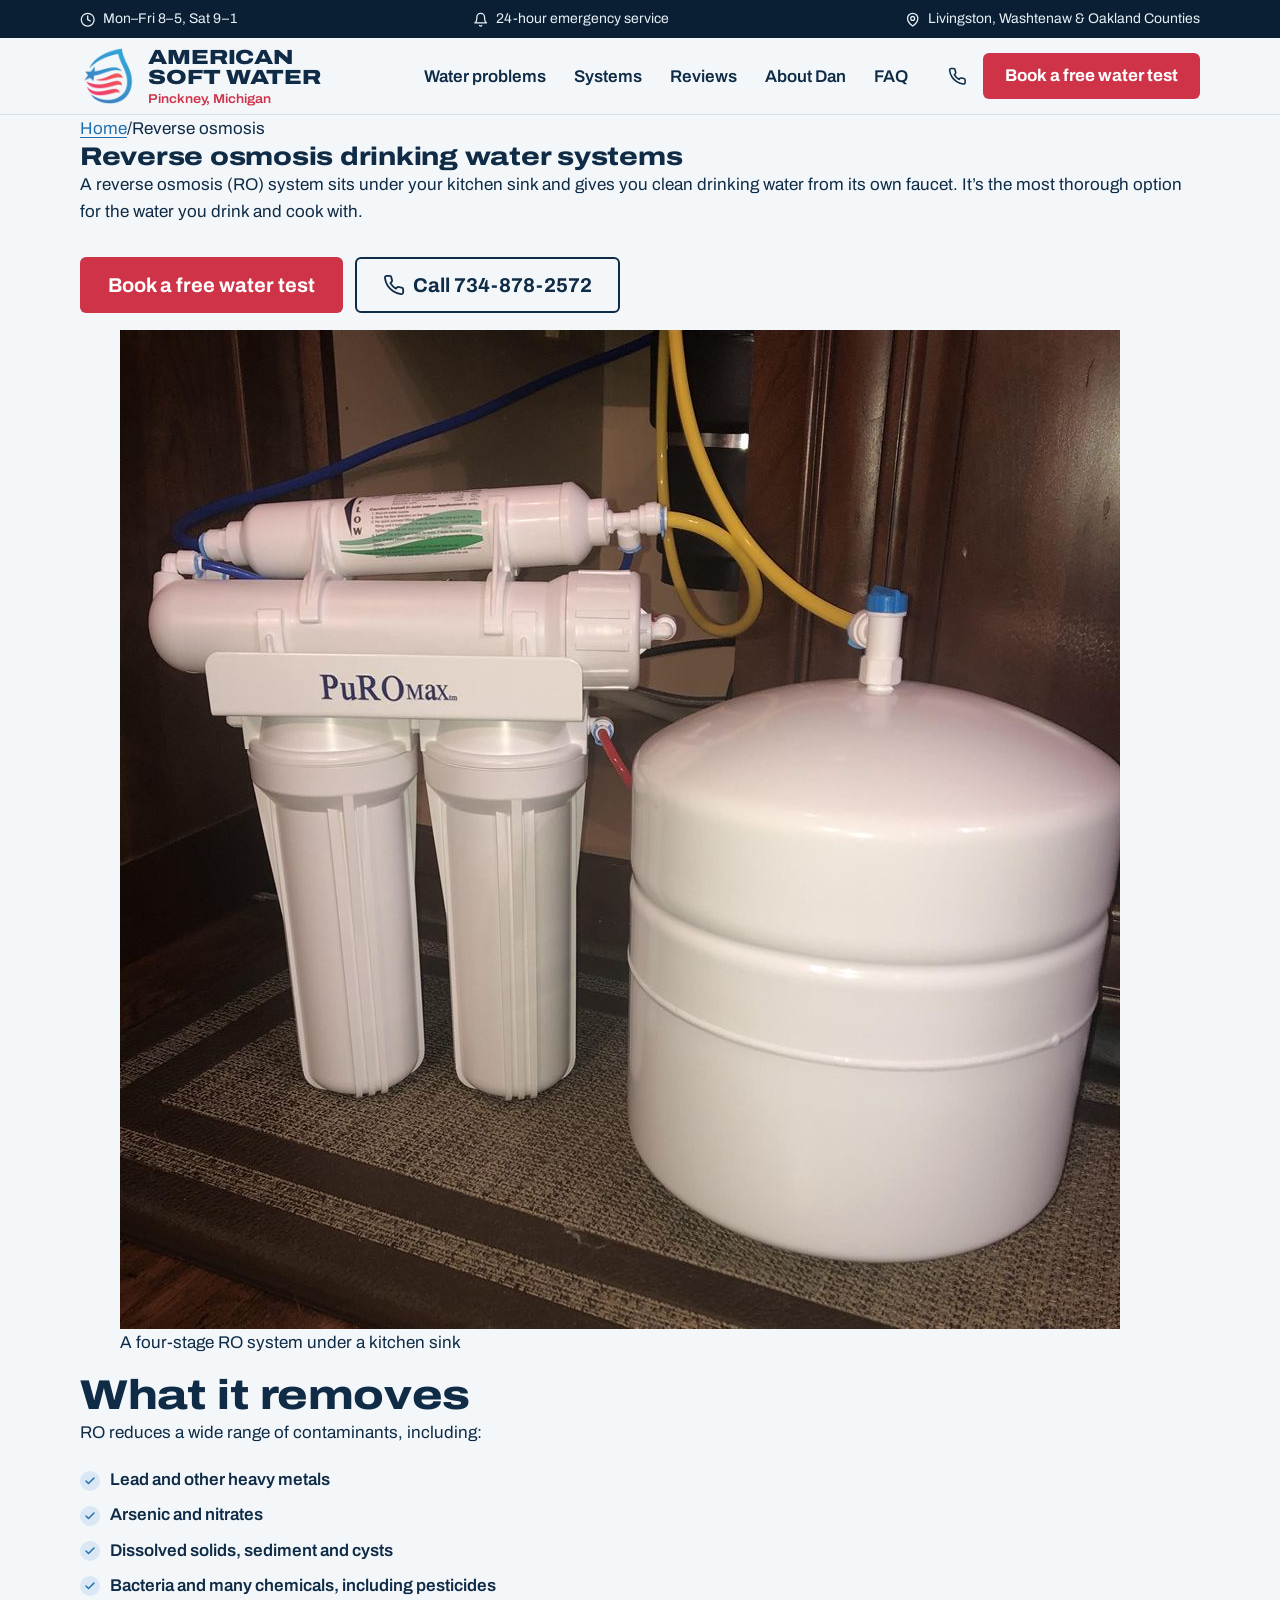
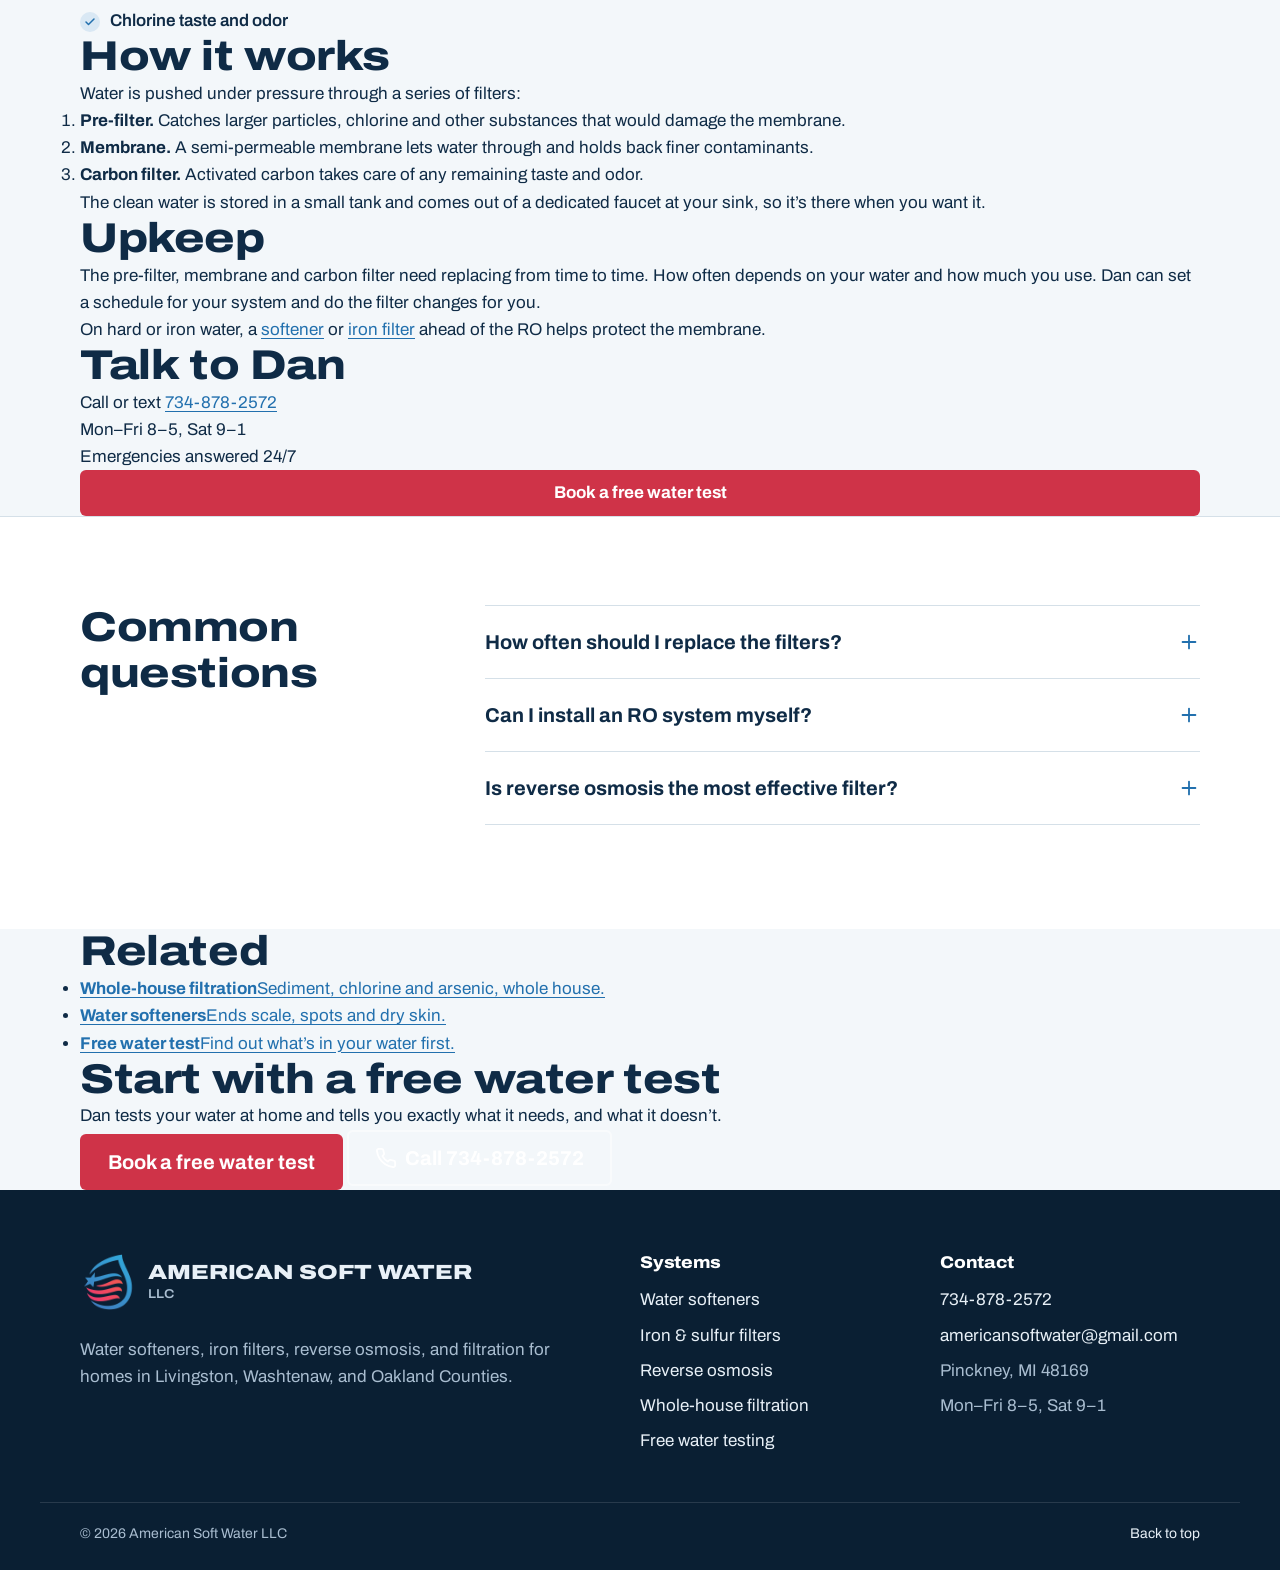
<file: public/reverse-osmosis.html>
<!doctype html>
<html lang="en">
<head>
  <!-- Generated by tools/build_pages.py from public/index.html. Edit the script, not this file. -->
  <meta charset="utf-8">
  <meta name="viewport" content="width=device-width, initial-scale=1">
  <title>Reverse Osmosis Drinking Water | Pinckney, MI</title>
  <meta name="description" content="Under-sink reverse osmosis that reduces lead, arsenic, nitrates and chlorine taste in drinking water. Installed around Pinckney. Free in-home water test.">
  <link rel="canonical" href="https://www.americansoftwater.com/reverse-osmosis">
  <link rel="icon" href="/assets/logo/favicon-64.png" type="image/png">
  <link rel="apple-touch-icon" href="/assets/logo/mark.png">
  <meta property="og:title" content="Reverse osmosis drinking water systems">
  <meta property="og:description" content="Under-sink reverse osmosis that reduces lead, arsenic, nitrates and chlorine taste in drinking water. Installed around Pinckney. Free in-home water test.">
  <meta property="og:image" content="https://www.americansoftwater.com/assets/img/install-ro.jpg">
  <meta property="og:url" content="https://www.americansoftwater.com/reverse-osmosis">
  <link rel="preconnect" href="https://fonts.googleapis.com">
  <link rel="preconnect" href="https://fonts.gstatic.com" crossorigin>
  <link href="https://fonts.googleapis.com/css2?family=Archivo:wdth,wght@62..125,400..900&family=Source+Serif+4:ital,opsz,wght@1,8..60,400;1,8..60,500&display=swap" rel="stylesheet">
  <link rel="stylesheet" href="/css/styles.css?v=12">
  <script type="application/ld+json">
[
  {
    "@context": "https://schema.org",
    "@type": "Service",
    "name": "Reverse osmosis",
    "serviceType": "Reverse osmosis system installation",
    "url": "https://www.americansoftwater.com/reverse-osmosis",
    "provider": {
      "@id": "https://www.americansoftwater.com/#business"
    },
    "areaServed": [
      "Livingston County, MI",
      "Washtenaw County, MI",
      "Oakland County, MI"
    ]
  },
  {
    "@context": "https://schema.org",
    "@type": "BreadcrumbList",
    "itemListElement": [
      {
        "@type": "ListItem",
        "position": 1,
        "name": "Home",
        "item": "https://www.americansoftwater.com/"
      },
      {
        "@type": "ListItem",
        "position": 2,
        "name": "Reverse osmosis",
        "item": "https://www.americansoftwater.com/reverse-osmosis"
      }
    ]
  }
]
  </script>
</head>
<body>
  <!-- Icon sprite (Lucide-style strokes, 24px grid) -->
  <svg width="0" height="0" style="position:absolute" aria-hidden="true">
    <symbol id="i-phone" viewBox="0 0 24 24"><path d="M22 16.92v3a2 2 0 0 1-2.18 2 19.79 19.79 0 0 1-8.63-3.07 19.5 19.5 0 0 1-6-6 19.79 19.79 0 0 1-3.07-8.67A2 2 0 0 1 4.11 2h3a2 2 0 0 1 2 1.72 12.84 12.84 0 0 0 .7 2.81 2 2 0 0 1-.45 2.11L8.09 9.91a16 16 0 0 0 6 6l1.27-1.27a2 2 0 0 1 2.11-.45 12.84 12.84 0 0 0 2.81.7A2 2 0 0 1 22 16.92z"/></symbol>
    <symbol id="i-clock" viewBox="0 0 24 24"><circle cx="12" cy="12" r="10"/><path d="M12 6v6l4 2"/></symbol>
    <symbol id="i-pin" viewBox="0 0 24 24"><path d="M20 10c0 6-8 12-8 12s-8-6-8-12a8 8 0 0 1 16 0Z"/><circle cx="12" cy="10" r="3"/></symbol>
    <symbol id="i-mail" viewBox="0 0 24 24"><rect x="2" y="4" width="20" height="16" rx="2"/><path d="m22 7-8.97 5.7a1.94 1.94 0 0 1-2.06 0L2 7"/></symbol>
    <symbol id="i-flask" viewBox="0 0 24 24"><path d="M9 3h6M10 3v6.5L4.5 19a2 2 0 0 0 1.7 3h11.6a2 2 0 0 0 1.7-3L14 9.5V3M6.5 15h11"/></symbol>
    <symbol id="i-bell" viewBox="0 0 24 24"><path d="M6 8a6 6 0 0 1 12 0c0 7 3 9 3 9H3s3-2 3-9M10.3 21a1.94 1.94 0 0 0 3.4 0"/></symbol>
    <symbol id="i-truck" viewBox="0 0 24 24"><path d="M10 17h4V5H2v12h3M20 17h2v-3.34a4 4 0 0 0-1.17-2.83L19 9h-5v8h1"/><circle cx="7.5" cy="17.5" r="2.5"/><circle cx="17.5" cy="17.5" r="2.5"/></symbol>
    <symbol id="i-wrench" viewBox="0 0 24 24"><path d="M14.7 6.3a1 1 0 0 0 0 1.4l1.6 1.6a1 1 0 0 0 1.4 0l3.77-3.77a6 6 0 0 1-7.94 7.94l-6.91 6.91a2.12 2.12 0 0 1-3-3l6.91-6.91a6 6 0 0 1 7.94-7.94l-3.76 3.76z"/></symbol>
    <symbol id="i-refresh" viewBox="0 0 24 24"><path d="M3 12a9 9 0 0 1 9-9 9.75 9.75 0 0 1 6.74 2.74L21 8M21 3v5h-5M21 12a9 9 0 0 1-9 9 9.75 9.75 0 0 1-6.74-2.74L3 16M8 16H3v5"/></symbol>
    <symbol id="i-card" viewBox="0 0 24 24"><rect x="2" y="5" width="20" height="14" rx="2"/><path d="M2 10h20"/></symbol>
    <symbol id="i-check" viewBox="0 0 24 24"><path d="M20 6 9 17l-5-5"/></symbol>
    <symbol id="i-plus" viewBox="0 0 24 24"><path d="M12 5v14M5 12h14"/></symbol>
    <symbol id="i-star" viewBox="0 0 24 24"><path d="m12 2 3.09 6.26L22 9.27l-5 4.87 1.18 6.88L12 17.77l-6.18 3.25L7 14.14 2 9.27l6.91-1.01L12 2z"/></symbol>
    <symbol id="i-menu" viewBox="0 0 24 24"><path d="M4 7h16M4 12h16M4 17h16"/></symbol>
    <symbol id="i-x" viewBox="0 0 24 24"><path d="M18 6 6 18M6 6l12 12"/></symbol>
  </svg>

  <a class="skip-link" href="#main">Skip to content</a>

  <div class="topbar">
    <div class="wrap topbar__inner">
      <p><svg class="ico" aria-hidden="true"><use href="#i-clock"/></svg>Mon–Fri 8–5, Sat 9–1</p>
      <p class="topbar__mid"><svg class="ico" aria-hidden="true"><use href="#i-bell"/></svg>24-hour emergency service</p>
      <p><svg class="ico" aria-hidden="true"><use href="#i-pin"/></svg>Livingston, Washtenaw &amp; Oakland Counties</p>
    </div>
  </div>

  <header class="site-header" id="top">
    <div class="wrap site-header__inner">
      <a class="brand" href="/" aria-label="American Soft Water, home">
        <img class="brand__mark" src="/assets/logo/mark.png" width="50" height="50" alt="">
        <span class="brand__word">
          <span class="brand__name">American Soft&nbsp;Water</span>
          <span class="brand__sub">Pinckney, Michigan</span>
        </span>
      </a>
      <nav class="nav" id="site-nav" aria-label="Main">
        <ul>
          <li><a href="/#finder">Water problems</a></li>
          <li><a href="/#systems">Systems</a></li>
          <li><a href="/#reviews">Reviews</a></li>
          <li><a href="/#about">About Dan</a></li>
          <li><a href="/#faq">FAQ</a></li>
        </ul>
      </nav>
      <div class="site-header__actions">
        <a class="phone-link" href="tel:+17348782572"><svg class="ico" aria-hidden="true"><use href="#i-phone"/></svg><span>734-878-2572</span></a>
        <a class="btn btn--red" href="/free-water-test">Book a free water test</a>
        <button class="nav-toggle" type="button" aria-expanded="false" aria-controls="site-nav">
          <svg class="ico ico--lg" aria-hidden="true"><use href="#i-menu"/></svg><span class="sr-only">Menu</span>
        </button>
      </div>
    </div>
  </header>

  <main id="main">
    <section class="page-hero">
      <div class="wrap page-hero__grid">
        <div class="page-hero__copy">
          <nav class="crumbs" aria-label="Breadcrumb"><a href="/">Home</a><span aria-hidden="true">/</span><span aria-current="page">Reverse osmosis</span></nav>
          <h1>Reverse osmosis drinking water systems</h1>
          <p class="page-hero__lede">A reverse osmosis (RO) system sits under your kitchen sink and gives you clean drinking water from its own faucet. It’s the most thorough option for the water you drink and cook with.</p>
          <div class="hero__actions">
            <a class="btn btn--red btn--lg" href="/free-water-test">Book a free water test</a>
            <a class="btn btn--ghost btn--lg" href="tel:+17348782572"><svg class="ico" aria-hidden="true"><use href="#i-phone"/></svg>Call 734-878-2572</a>
          </div>
        </div>
        <figure class="page-hero__photo">
          <img src="/assets/img/install-ro.jpg" width="1000" height="999" alt="PuROMax four-stage reverse osmosis unit and white storage tank under a kitchen sink">
          <figcaption>A four-stage RO system under a kitchen sink</figcaption>
        </figure>
      </div>
    </section>

    <div class="wrap page-layout">
      <article class="prose">

          <h2>What it removes</h2>
          <p>RO reduces a wide range of contaminants, including:</p>
          <ul class="ticks"><li>Lead and other heavy metals</li><li>Arsenic and nitrates</li><li>Dissolved solids, sediment and cysts</li><li>Bacteria and many chemicals, including pesticides</li><li>Chlorine taste and odor</li></ul>

          <h2>How it works</h2>
          <p>Water is pushed under pressure through a series of filters:</p>
          <ol class="steps">
            <li><strong>Pre-filter.</strong> Catches larger particles, chlorine and other substances that would damage the membrane.</li>
            <li><strong>Membrane.</strong> A semi-permeable membrane lets water through and holds back finer contaminants.</li>
            <li><strong>Carbon filter.</strong> Activated carbon takes care of any remaining taste and odor.</li>
          </ol>
          <p>The clean water is stored in a small tank and comes out of a dedicated faucet at your sink, so it’s there when you want it.</p>

          <h2>Upkeep</h2>
          <p>The pre-filter, membrane and carbon filter need replacing from time to time. How often depends on your water and how much you use. Dan can set a schedule for your system and do the filter changes for you.</p>
          <p>On hard or iron water, a <a href="/water-softener">softener</a> or <a href="/iron-filters">iron filter</a> ahead of the RO helps protect the membrane.</p>
        
      </article>

          <aside class="page-aside" aria-label="Contact">
            <div class="page-aside__card">
              <h2>Talk to Dan</h2>
              <p>Call or text <a href="tel:+17348782572">734-878-2572</a></p>
              <p class="page-aside__hours">Mon–Fri 8–5, Sat 9–1<br>Emergencies answered 24/7</p>
              <a class="btn btn--red btn--block" href="/free-water-test">Book a free water test</a>
            </div>
          </aside>
    </div>

    

    <section class="faq" id="faq" aria-labelledby="faq-title">
      <div class="wrap faq__grid">
        <h2 id="faq-title">Common questions</h2>
        <div class="faq__list">
            <details>
              <summary>How often should I replace the filters?<svg class="ico" aria-hidden="true"><use href="#i-plus"/></svg></summary>
              <p>It depends on your water quality and how much you use. Dan can look at your system and give you a replacement schedule.</p>
            </details>
            <details>
              <summary>Can I install an RO system myself?<svg class="ico" aria-hidden="true"><use href="#i-plus"/></svg></summary>
              <p>An RO install means precise plumbing connections and adjustments, and some manufacturers void the warranty if it isn’t installed by a professional.</p>
            </details>
            <details>
              <summary>Is reverse osmosis the most effective filter?<svg class="ico" aria-hidden="true"><use href="#i-plus"/></svg></summary>
              <p>For drinking water, it removes the widest range of contaminants. It treats the water at one faucet, though, not the whole house. For whole-house problems, see softeners, iron filters and filtration.</p>
            </details>
        </div>
      </div>
    </section>

    <section class="related" aria-labelledby="related-title">
      <div class="wrap">
        <h2 id="related-title">Related</h2>
        <ul class="related__list">
            <li><a href="/water-filtration"><strong>Whole-house filtration</strong><span>Sediment, chlorine and arsenic, whole house.</span></a></li>
            <li><a href="/water-softener"><strong>Water softeners</strong><span>Ends scale, spots and dry skin.</span></a></li>
            <li><a href="/free-water-test"><strong>Free water test</strong><span>Find out what’s in your water first.</span></a></li>
        </ul>
      </div>
    </section>

    <section class="cta-band" aria-labelledby="cta-title">
      <div class="wrap cta-band__inner">
        <div>
          <h2 id="cta-title">Start with a free water test</h2>
          <p>Dan tests your water at home and tells you exactly what it needs, and what it doesn’t.</p>
        </div>
        <div class="cta-band__actions">
          <a class="btn btn--red btn--lg" href="/free-water-test">Book a free water test</a>
          <a class="btn btn--ghost-dark btn--lg" href="tel:+17348782572"><svg class="ico" aria-hidden="true"><use href="#i-phone"/></svg>Call 734-878-2572</a>
        </div>
      </div>
    </section>
  </main>

  <footer class="site-footer">
    <div class="wrap site-footer__grid">
      <div class="site-footer__brand">
        <a class="brand brand--light" href="/" aria-label="American Soft Water, home">
          <img class="brand__mark" src="/assets/logo/mark.png" width="50" height="50" alt="">
          <span class="brand__word"><span class="brand__name">American Soft&nbsp;Water</span><span class="brand__sub">LLC</span></span>
        </a>
        <p>Water softeners, iron filters, reverse osmosis, and filtration for homes in Livingston, Washtenaw, and Oakland Counties.</p>
      </div>
      <div>
        <h2 class="site-footer__h">Systems</h2>
        <ul>
          <li><a href="/water-softener">Water softeners</a></li>
          <li><a href="/iron-filters">Iron &amp; sulfur filters</a></li>
          <li><a href="/reverse-osmosis">Reverse osmosis</a></li>
          <li><a href="/water-filtration">Whole-house filtration</a></li>
          <li><a href="/free-water-test">Free water testing</a></li>
        </ul>
      </div>
      <div>
        <h2 class="site-footer__h">Contact</h2>
        <ul>
          <li><a href="tel:+17348782572">734-878-2572</a></li>
          <li><a href="mailto:americansoftwater@gmail.com">americansoftwater@gmail.com</a></li>
          <li>Pinckney, MI 48169</li>
          <li>Mon–Fri 8–5, Sat 9–1</li>
        </ul>
      </div>
    </div>
    <div class="wrap site-footer__base">
      <p>© <span id="year">2026</span> American Soft Water LLC</p>
      <a href="#top">Back to top</a>
    </div>
  </footer>

  <div class="mobile-bar">
    <a class="btn btn--ghost-dark" href="tel:+17348782572"><svg class="ico" aria-hidden="true"><use href="#i-phone"/></svg>Call Dan</a>
    <a class="btn btn--red" href="/free-water-test">Free water test</a>
  </div>

  <script src="/js/main.js?v=12" defer></script>
</body>
</html>
</file>
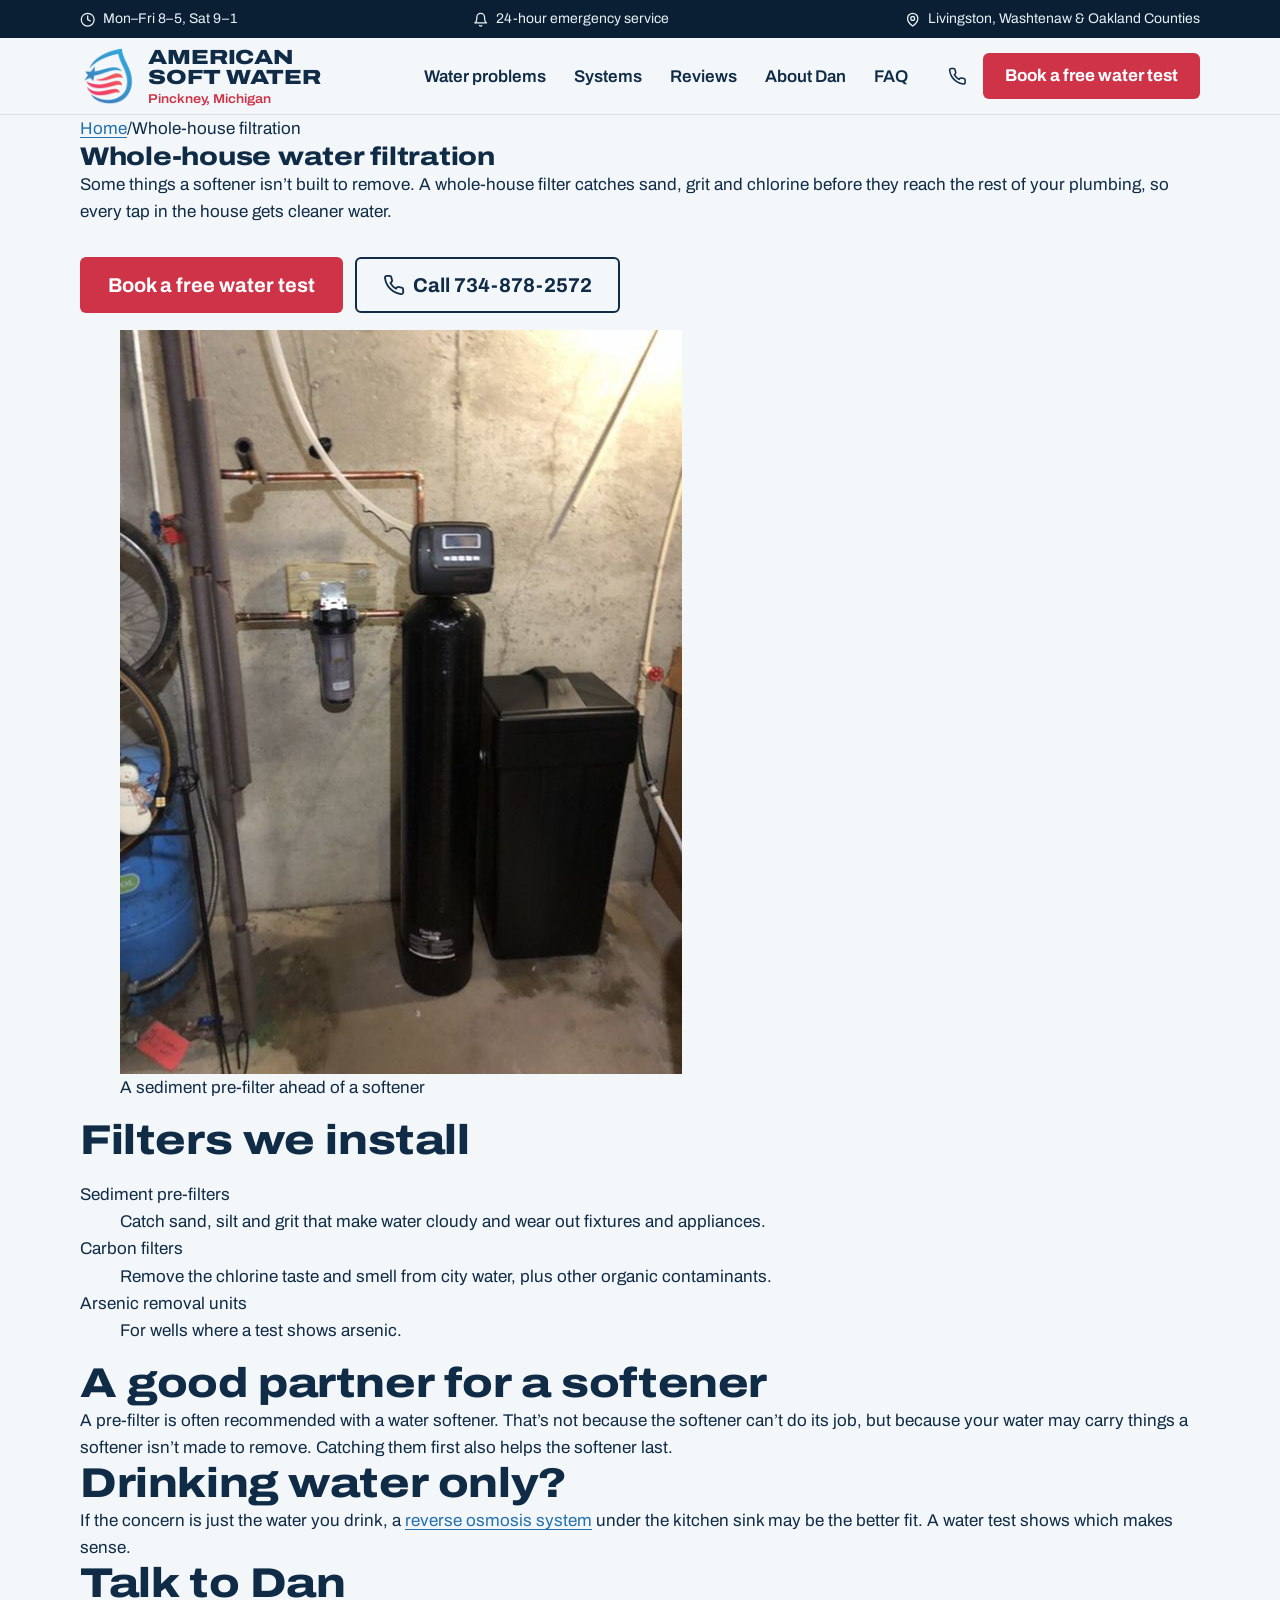
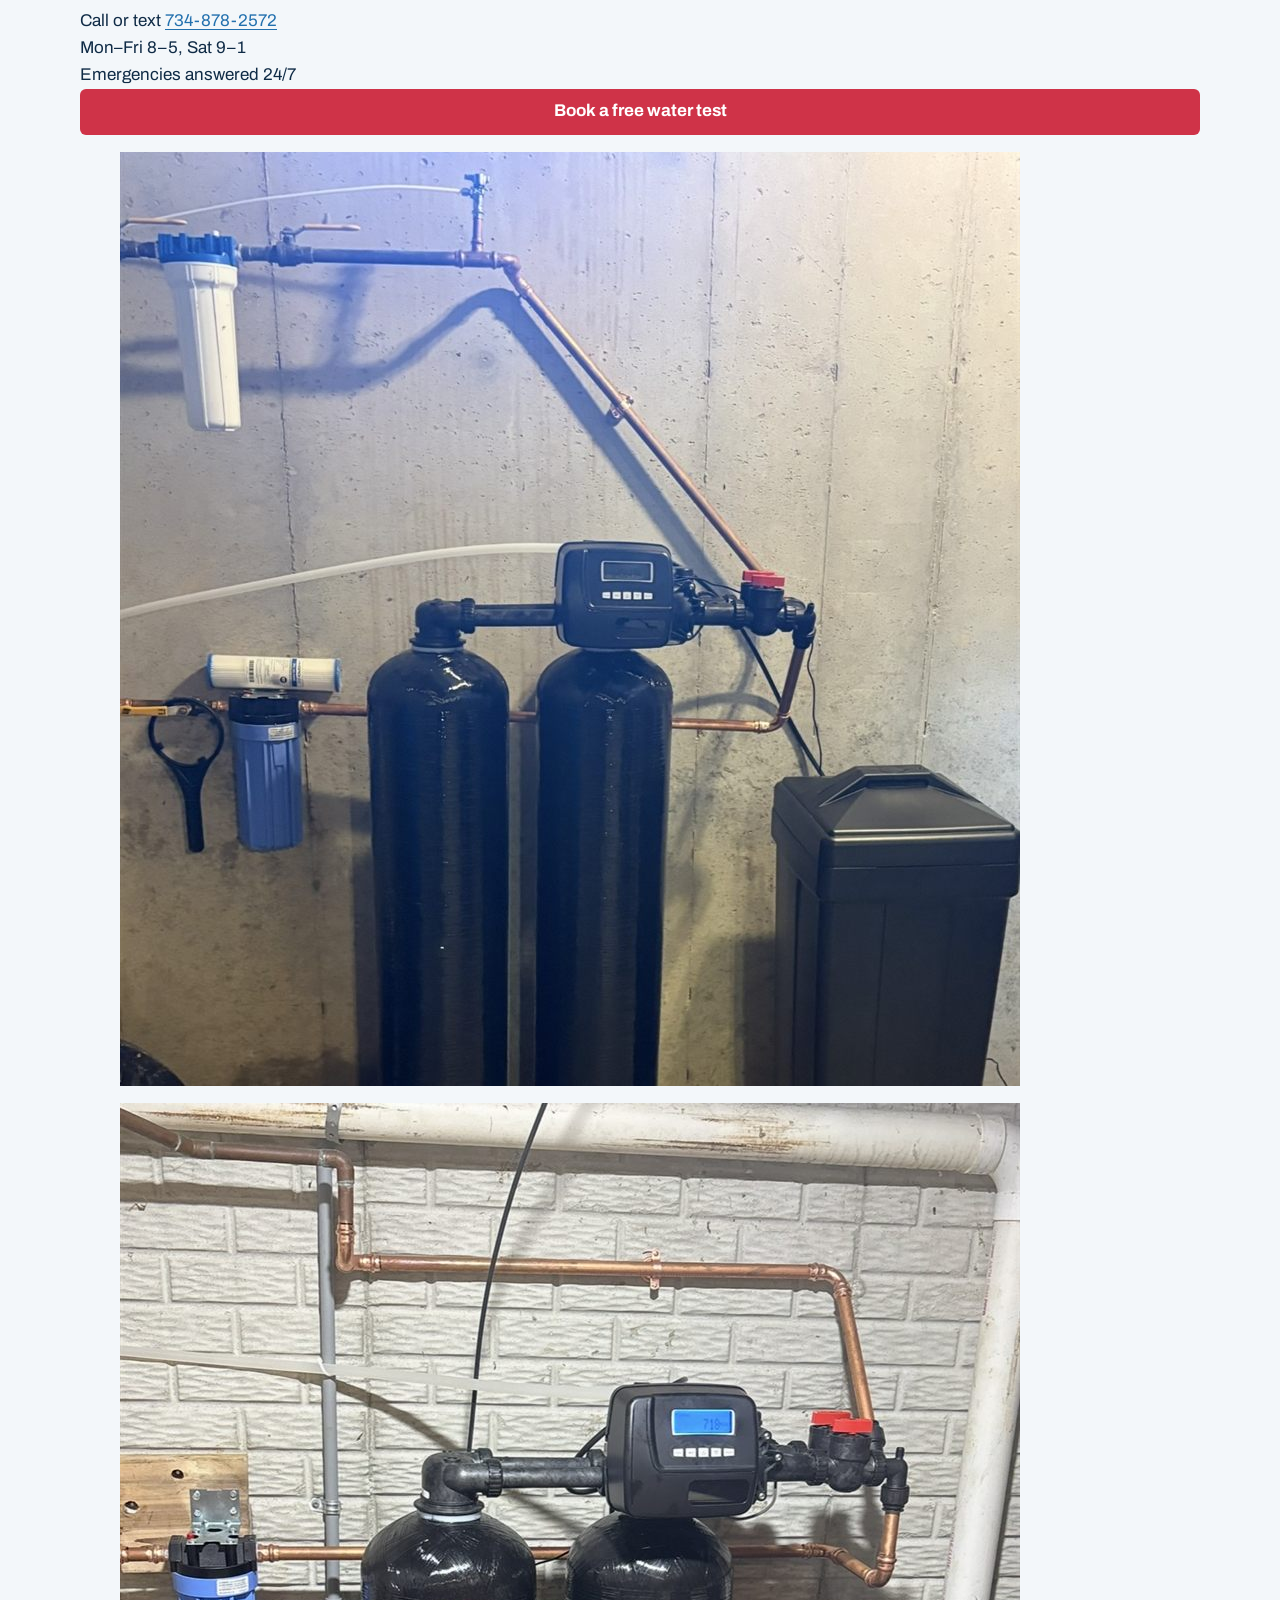
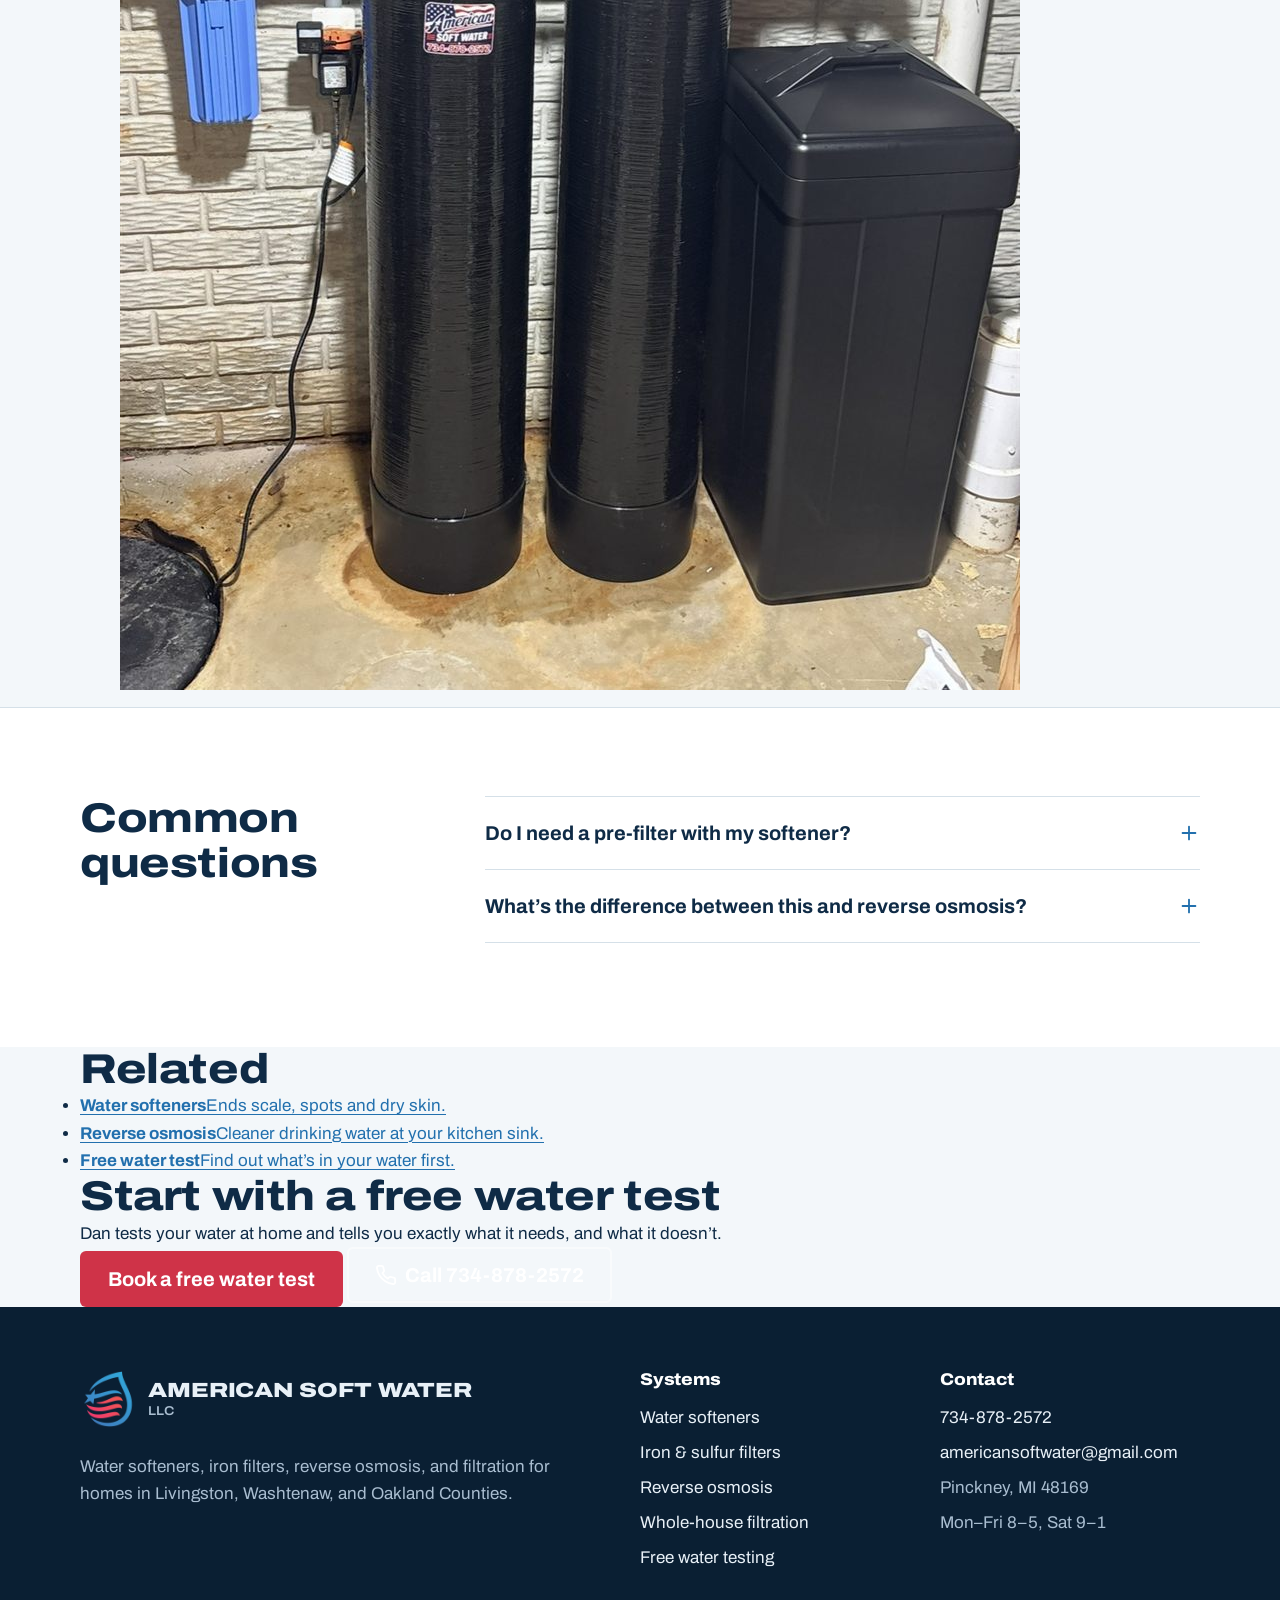
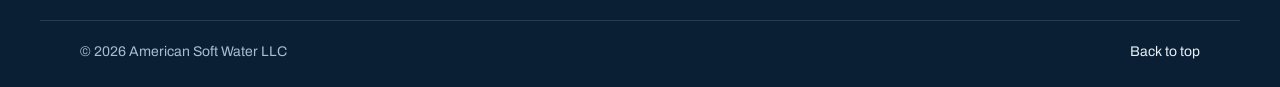
<file: public/water-filtration.html>
<!doctype html>
<html lang="en">
<head>
  <!-- Generated by tools/build_pages.py from public/index.html. Edit the script, not this file. -->
  <meta charset="utf-8">
  <meta name="viewport" content="width=device-width, initial-scale=1">
  <title>Whole-House Water Filtration | Pinckney, MI</title>
  <meta name="description" content="Sediment pre-filters, carbon filters for chlorine, and arsenic removal units for homes in Pinckney and Livingston County. Free in-home water test.">
  <link rel="canonical" href="https://www.americansoftwater.com/water-filtration">
  <link rel="icon" href="/assets/logo/favicon-64.png" type="image/png">
  <link rel="apple-touch-icon" href="/assets/logo/mark.png">
  <meta property="og:title" content="Whole-house water filtration">
  <meta property="og:description" content="Sediment pre-filters, carbon filters for chlorine, and arsenic removal units for homes in Pinckney and Livingston County. Free in-home water test.">
  <meta property="og:image" content="https://www.americansoftwater.com/assets/img/install-prefilter.jpg">
  <meta property="og:url" content="https://www.americansoftwater.com/water-filtration">
  <link rel="preconnect" href="https://fonts.googleapis.com">
  <link rel="preconnect" href="https://fonts.gstatic.com" crossorigin>
  <link href="https://fonts.googleapis.com/css2?family=Archivo:wdth,wght@62..125,400..900&family=Source+Serif+4:ital,opsz,wght@1,8..60,400;1,8..60,500&display=swap" rel="stylesheet">
  <link rel="stylesheet" href="/css/styles.css?v=12">
  <script type="application/ld+json">
[
  {
    "@context": "https://schema.org",
    "@type": "Service",
    "name": "Whole-house filtration",
    "serviceType": "Whole-house water filtration installation",
    "url": "https://www.americansoftwater.com/water-filtration",
    "provider": {
      "@id": "https://www.americansoftwater.com/#business"
    },
    "areaServed": [
      "Livingston County, MI",
      "Washtenaw County, MI",
      "Oakland County, MI"
    ]
  },
  {
    "@context": "https://schema.org",
    "@type": "BreadcrumbList",
    "itemListElement": [
      {
        "@type": "ListItem",
        "position": 1,
        "name": "Home",
        "item": "https://www.americansoftwater.com/"
      },
      {
        "@type": "ListItem",
        "position": 2,
        "name": "Whole-house filtration",
        "item": "https://www.americansoftwater.com/water-filtration"
      }
    ]
  }
]
  </script>
</head>
<body>
  <!-- Icon sprite (Lucide-style strokes, 24px grid) -->
  <svg width="0" height="0" style="position:absolute" aria-hidden="true">
    <symbol id="i-phone" viewBox="0 0 24 24"><path d="M22 16.92v3a2 2 0 0 1-2.18 2 19.79 19.79 0 0 1-8.63-3.07 19.5 19.5 0 0 1-6-6 19.79 19.79 0 0 1-3.07-8.67A2 2 0 0 1 4.11 2h3a2 2 0 0 1 2 1.72 12.84 12.84 0 0 0 .7 2.81 2 2 0 0 1-.45 2.11L8.09 9.91a16 16 0 0 0 6 6l1.27-1.27a2 2 0 0 1 2.11-.45 12.84 12.84 0 0 0 2.81.7A2 2 0 0 1 22 16.92z"/></symbol>
    <symbol id="i-clock" viewBox="0 0 24 24"><circle cx="12" cy="12" r="10"/><path d="M12 6v6l4 2"/></symbol>
    <symbol id="i-pin" viewBox="0 0 24 24"><path d="M20 10c0 6-8 12-8 12s-8-6-8-12a8 8 0 0 1 16 0Z"/><circle cx="12" cy="10" r="3"/></symbol>
    <symbol id="i-mail" viewBox="0 0 24 24"><rect x="2" y="4" width="20" height="16" rx="2"/><path d="m22 7-8.97 5.7a1.94 1.94 0 0 1-2.06 0L2 7"/></symbol>
    <symbol id="i-flask" viewBox="0 0 24 24"><path d="M9 3h6M10 3v6.5L4.5 19a2 2 0 0 0 1.7 3h11.6a2 2 0 0 0 1.7-3L14 9.5V3M6.5 15h11"/></symbol>
    <symbol id="i-bell" viewBox="0 0 24 24"><path d="M6 8a6 6 0 0 1 12 0c0 7 3 9 3 9H3s3-2 3-9M10.3 21a1.94 1.94 0 0 0 3.4 0"/></symbol>
    <symbol id="i-truck" viewBox="0 0 24 24"><path d="M10 17h4V5H2v12h3M20 17h2v-3.34a4 4 0 0 0-1.17-2.83L19 9h-5v8h1"/><circle cx="7.5" cy="17.5" r="2.5"/><circle cx="17.5" cy="17.5" r="2.5"/></symbol>
    <symbol id="i-wrench" viewBox="0 0 24 24"><path d="M14.7 6.3a1 1 0 0 0 0 1.4l1.6 1.6a1 1 0 0 0 1.4 0l3.77-3.77a6 6 0 0 1-7.94 7.94l-6.91 6.91a2.12 2.12 0 0 1-3-3l6.91-6.91a6 6 0 0 1 7.94-7.94l-3.76 3.76z"/></symbol>
    <symbol id="i-refresh" viewBox="0 0 24 24"><path d="M3 12a9 9 0 0 1 9-9 9.75 9.75 0 0 1 6.74 2.74L21 8M21 3v5h-5M21 12a9 9 0 0 1-9 9 9.75 9.75 0 0 1-6.74-2.74L3 16M8 16H3v5"/></symbol>
    <symbol id="i-card" viewBox="0 0 24 24"><rect x="2" y="5" width="20" height="14" rx="2"/><path d="M2 10h20"/></symbol>
    <symbol id="i-check" viewBox="0 0 24 24"><path d="M20 6 9 17l-5-5"/></symbol>
    <symbol id="i-plus" viewBox="0 0 24 24"><path d="M12 5v14M5 12h14"/></symbol>
    <symbol id="i-star" viewBox="0 0 24 24"><path d="m12 2 3.09 6.26L22 9.27l-5 4.87 1.18 6.88L12 17.77l-6.18 3.25L7 14.14 2 9.27l6.91-1.01L12 2z"/></symbol>
    <symbol id="i-menu" viewBox="0 0 24 24"><path d="M4 7h16M4 12h16M4 17h16"/></symbol>
    <symbol id="i-x" viewBox="0 0 24 24"><path d="M18 6 6 18M6 6l12 12"/></symbol>
  </svg>

  <a class="skip-link" href="#main">Skip to content</a>

  <div class="topbar">
    <div class="wrap topbar__inner">
      <p><svg class="ico" aria-hidden="true"><use href="#i-clock"/></svg>Mon–Fri 8–5, Sat 9–1</p>
      <p class="topbar__mid"><svg class="ico" aria-hidden="true"><use href="#i-bell"/></svg>24-hour emergency service</p>
      <p><svg class="ico" aria-hidden="true"><use href="#i-pin"/></svg>Livingston, Washtenaw &amp; Oakland Counties</p>
    </div>
  </div>

  <header class="site-header" id="top">
    <div class="wrap site-header__inner">
      <a class="brand" href="/" aria-label="American Soft Water, home">
        <img class="brand__mark" src="/assets/logo/mark.png" width="50" height="50" alt="">
        <span class="brand__word">
          <span class="brand__name">American Soft&nbsp;Water</span>
          <span class="brand__sub">Pinckney, Michigan</span>
        </span>
      </a>
      <nav class="nav" id="site-nav" aria-label="Main">
        <ul>
          <li><a href="/#finder">Water problems</a></li>
          <li><a href="/#systems">Systems</a></li>
          <li><a href="/#reviews">Reviews</a></li>
          <li><a href="/#about">About Dan</a></li>
          <li><a href="/#faq">FAQ</a></li>
        </ul>
      </nav>
      <div class="site-header__actions">
        <a class="phone-link" href="tel:+17348782572"><svg class="ico" aria-hidden="true"><use href="#i-phone"/></svg><span>734-878-2572</span></a>
        <a class="btn btn--red" href="/free-water-test">Book a free water test</a>
        <button class="nav-toggle" type="button" aria-expanded="false" aria-controls="site-nav">
          <svg class="ico ico--lg" aria-hidden="true"><use href="#i-menu"/></svg><span class="sr-only">Menu</span>
        </button>
      </div>
    </div>
  </header>

  <main id="main">
    <section class="page-hero">
      <div class="wrap page-hero__grid">
        <div class="page-hero__copy">
          <nav class="crumbs" aria-label="Breadcrumb"><a href="/">Home</a><span aria-hidden="true">/</span><span aria-current="page">Whole-house filtration</span></nav>
          <h1>Whole-house water filtration</h1>
          <p class="page-hero__lede">Some things a softener isn’t built to remove. A whole-house filter catches sand, grit and chlorine before they reach the rest of your plumbing, so every tap in the house gets cleaner water.</p>
          <div class="hero__actions">
            <a class="btn btn--red btn--lg" href="/free-water-test">Book a free water test</a>
            <a class="btn btn--ghost btn--lg" href="tel:+17348782572"><svg class="ico" aria-hidden="true"><use href="#i-phone"/></svg>Call 734-878-2572</a>
          </div>
        </div>
        <figure class="page-hero__photo">
          <img src="/assets/img/install-prefilter.jpg" width="562" height="744" alt="Sediment pre-filter plumbed ahead of a water softener in a basement">
          <figcaption>A sediment pre-filter ahead of a softener</figcaption>
        </figure>
      </div>
    </section>

    <div class="wrap page-layout">
      <article class="prose">

          <h2>Filters we install</h2>
          <dl class="defs">
            <dt>Sediment pre-filters</dt>
            <dd>Catch sand, silt and grit that make water cloudy and wear out fixtures and appliances.</dd>
            <dt>Carbon filters</dt>
            <dd>Remove the chlorine taste and smell from city water, plus other organic contaminants.</dd>
            <dt>Arsenic removal units</dt>
            <dd>For wells where a test shows arsenic.</dd>
          </dl>

          <h2>A good partner for a softener</h2>
          <p>A pre-filter is often recommended with a water softener. That’s not because the softener can’t do its job, but because your water may carry things a softener isn’t made to remove. Catching them first also helps the softener last.</p>

          <h2>Drinking water only?</h2>
          <p>If the concern is just the water you drink, a <a href="/reverse-osmosis">reverse osmosis system</a> under the kitchen sink may be the better fit. A water test shows which makes sense.</p>
        
      </article>

          <aside class="page-aside" aria-label="Contact">
            <div class="page-aside__card">
              <h2>Talk to Dan</h2>
              <p>Call or text <a href="tel:+17348782572">734-878-2572</a></p>
              <p class="page-aside__hours">Mon–Fri 8–5, Sat 9–1<br>Emergencies answered 24/7</p>
              <a class="btn btn--red btn--block" href="/free-water-test">Book a free water test</a>
            </div>
          </aside>
    </div>

    <section class="strip" aria-label="Recent installs">
        <div class="wrap strip__grid">
          <figure class="strip__item"><img src="/assets/img/install-twin-tank-prefilter.jpg" width="900" height="934" loading="lazy" alt="Twin-tank softener with two pre-filters and copper plumbing on a basement wall"></figure>
          <figure class="strip__item"><img src="/assets/img/install-twin-tank.jpg" width="900" height="1187" loading="lazy" alt="Softener with a blue sediment pre-filter on the wall beside it"></figure>
        </div>
      </section>

    <section class="faq" id="faq" aria-labelledby="faq-title">
      <div class="wrap faq__grid">
        <h2 id="faq-title">Common questions</h2>
        <div class="faq__list">
            <details>
              <summary>Do I need a pre-filter with my softener?<svg class="ico" aria-hidden="true"><use href="#i-plus"/></svg></summary>
              <p>Often, yes. It catches sediment a softener isn’t built for and helps the softener last. Your water test tells you whether you need one.</p>
            </details>
            <details>
              <summary>What’s the difference between this and reverse osmosis?<svg class="ico" aria-hidden="true"><use href="#i-plus"/></svg></summary>
              <p>A whole-house filter treats all the water coming into the house. Reverse osmosis treats drinking water at one faucet, and removes more.</p>
            </details>
        </div>
      </div>
    </section>

    <section class="related" aria-labelledby="related-title">
      <div class="wrap">
        <h2 id="related-title">Related</h2>
        <ul class="related__list">
            <li><a href="/water-softener"><strong>Water softeners</strong><span>Ends scale, spots and dry skin.</span></a></li>
            <li><a href="/reverse-osmosis"><strong>Reverse osmosis</strong><span>Cleaner drinking water at your kitchen sink.</span></a></li>
            <li><a href="/free-water-test"><strong>Free water test</strong><span>Find out what’s in your water first.</span></a></li>
        </ul>
      </div>
    </section>

    <section class="cta-band" aria-labelledby="cta-title">
      <div class="wrap cta-band__inner">
        <div>
          <h2 id="cta-title">Start with a free water test</h2>
          <p>Dan tests your water at home and tells you exactly what it needs, and what it doesn’t.</p>
        </div>
        <div class="cta-band__actions">
          <a class="btn btn--red btn--lg" href="/free-water-test">Book a free water test</a>
          <a class="btn btn--ghost-dark btn--lg" href="tel:+17348782572"><svg class="ico" aria-hidden="true"><use href="#i-phone"/></svg>Call 734-878-2572</a>
        </div>
      </div>
    </section>
  </main>

  <footer class="site-footer">
    <div class="wrap site-footer__grid">
      <div class="site-footer__brand">
        <a class="brand brand--light" href="/" aria-label="American Soft Water, home">
          <img class="brand__mark" src="/assets/logo/mark.png" width="50" height="50" alt="">
          <span class="brand__word"><span class="brand__name">American Soft&nbsp;Water</span><span class="brand__sub">LLC</span></span>
        </a>
        <p>Water softeners, iron filters, reverse osmosis, and filtration for homes in Livingston, Washtenaw, and Oakland Counties.</p>
      </div>
      <div>
        <h2 class="site-footer__h">Systems</h2>
        <ul>
          <li><a href="/water-softener">Water softeners</a></li>
          <li><a href="/iron-filters">Iron &amp; sulfur filters</a></li>
          <li><a href="/reverse-osmosis">Reverse osmosis</a></li>
          <li><a href="/water-filtration">Whole-house filtration</a></li>
          <li><a href="/free-water-test">Free water testing</a></li>
        </ul>
      </div>
      <div>
        <h2 class="site-footer__h">Contact</h2>
        <ul>
          <li><a href="tel:+17348782572">734-878-2572</a></li>
          <li><a href="mailto:americansoftwater@gmail.com">americansoftwater@gmail.com</a></li>
          <li>Pinckney, MI 48169</li>
          <li>Mon–Fri 8–5, Sat 9–1</li>
        </ul>
      </div>
    </div>
    <div class="wrap site-footer__base">
      <p>© <span id="year">2026</span> American Soft Water LLC</p>
      <a href="#top">Back to top</a>
    </div>
  </footer>

  <div class="mobile-bar">
    <a class="btn btn--ghost-dark" href="tel:+17348782572"><svg class="ico" aria-hidden="true"><use href="#i-phone"/></svg>Call Dan</a>
    <a class="btn btn--red" href="/free-water-test">Free water test</a>
  </div>

  <script src="/js/main.js?v=12" defer></script>
</body>
</html>
</file>
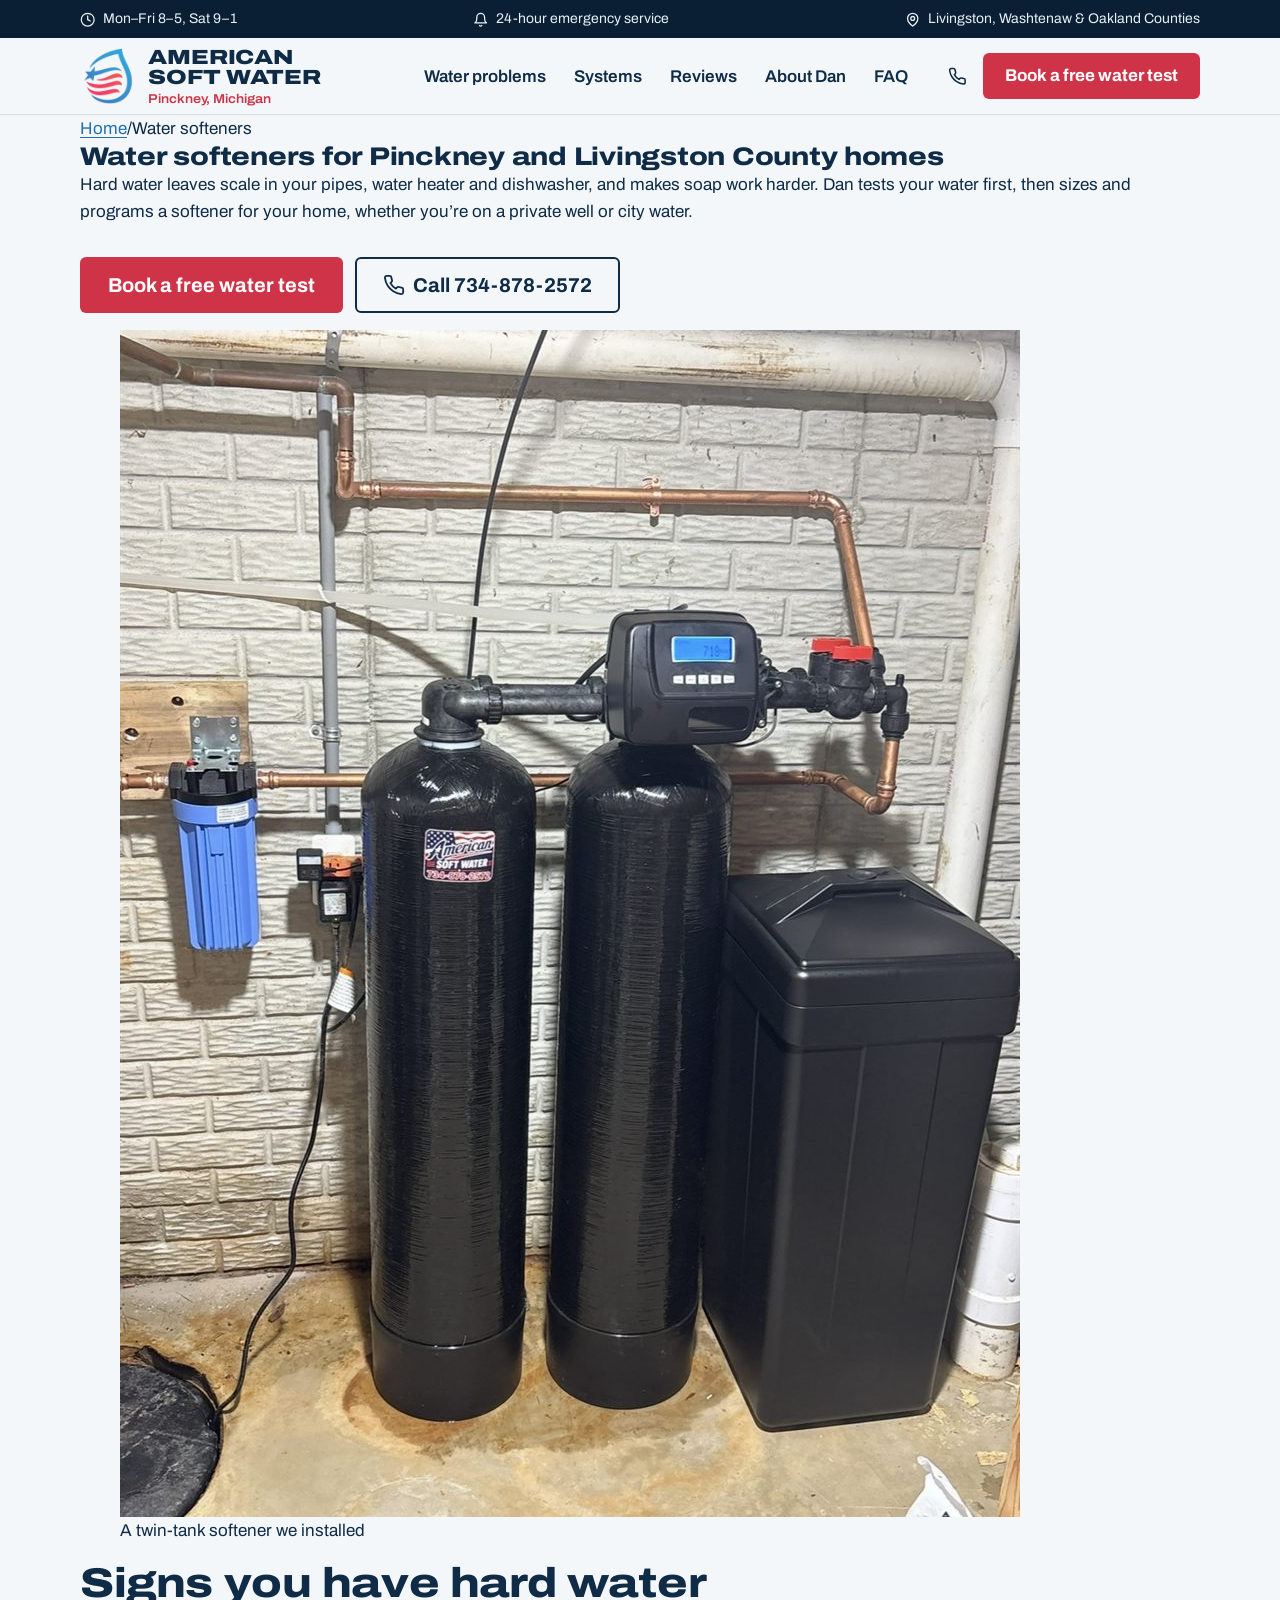
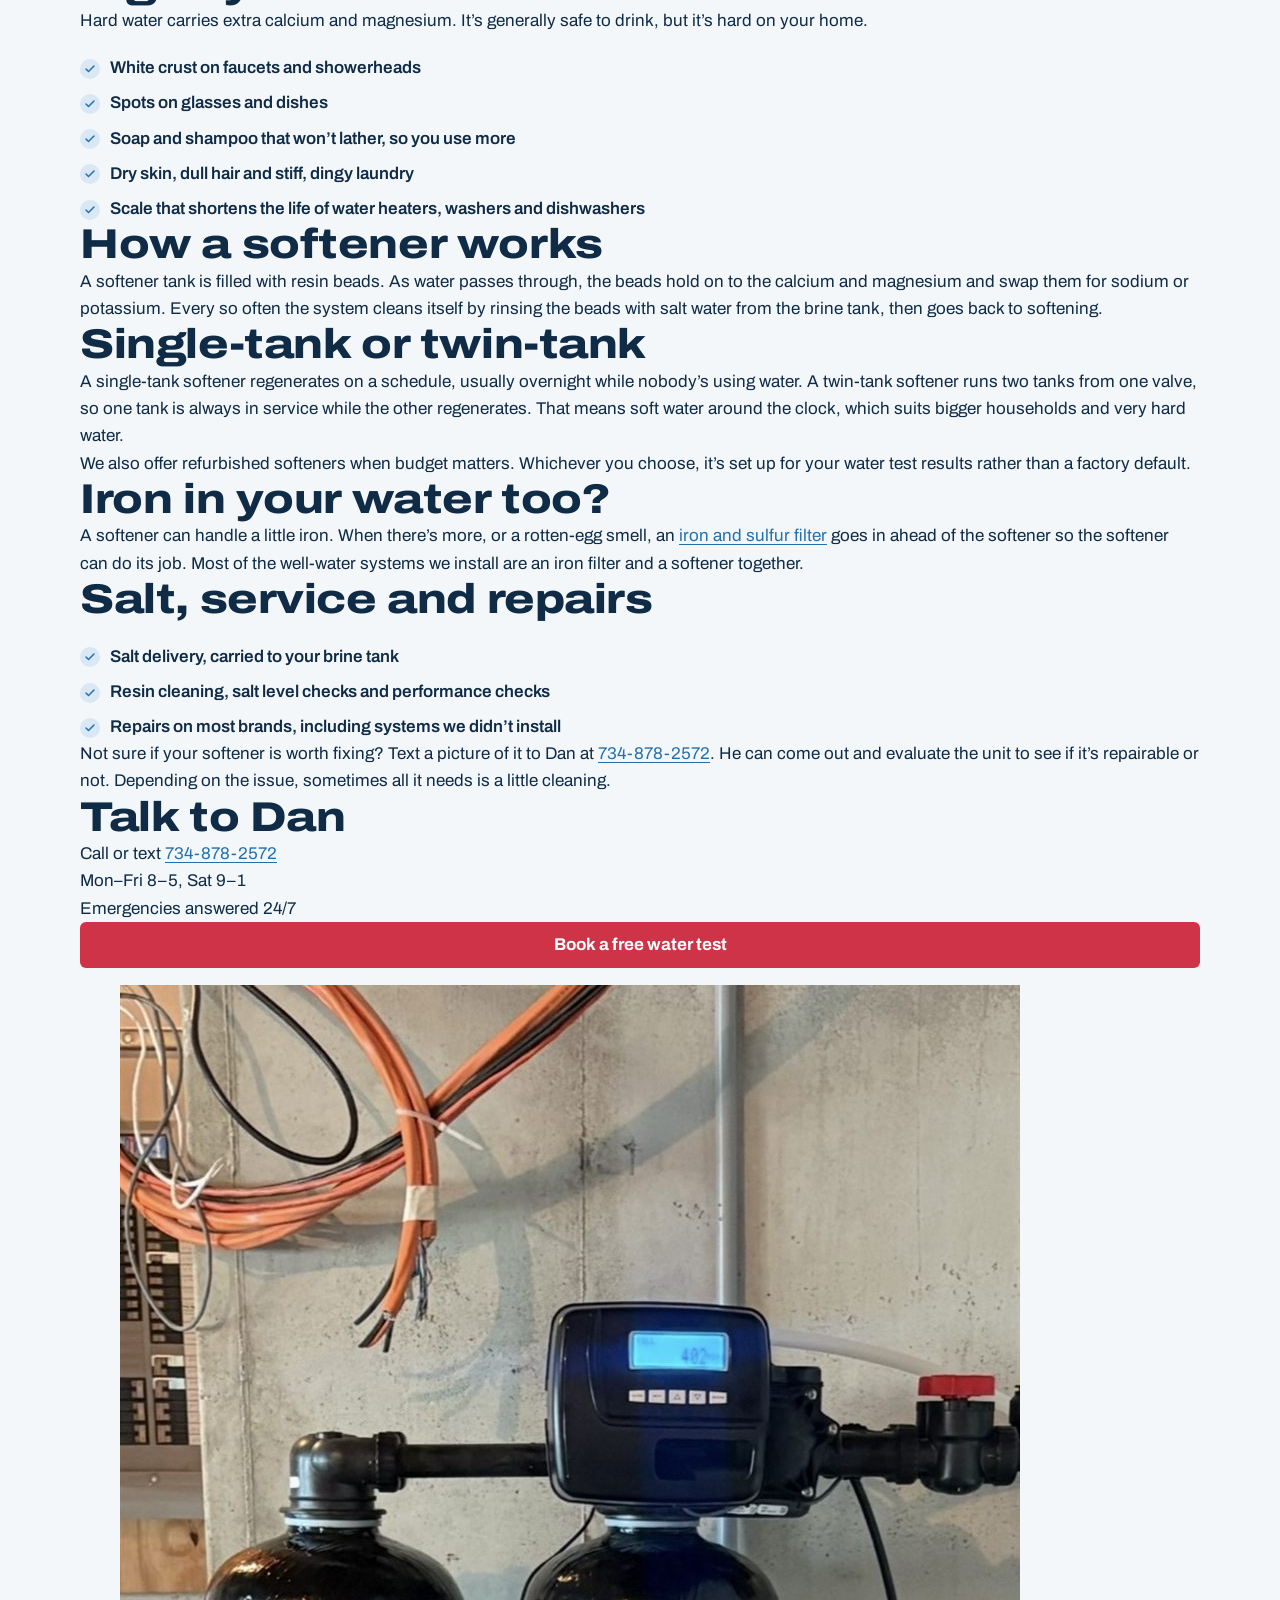
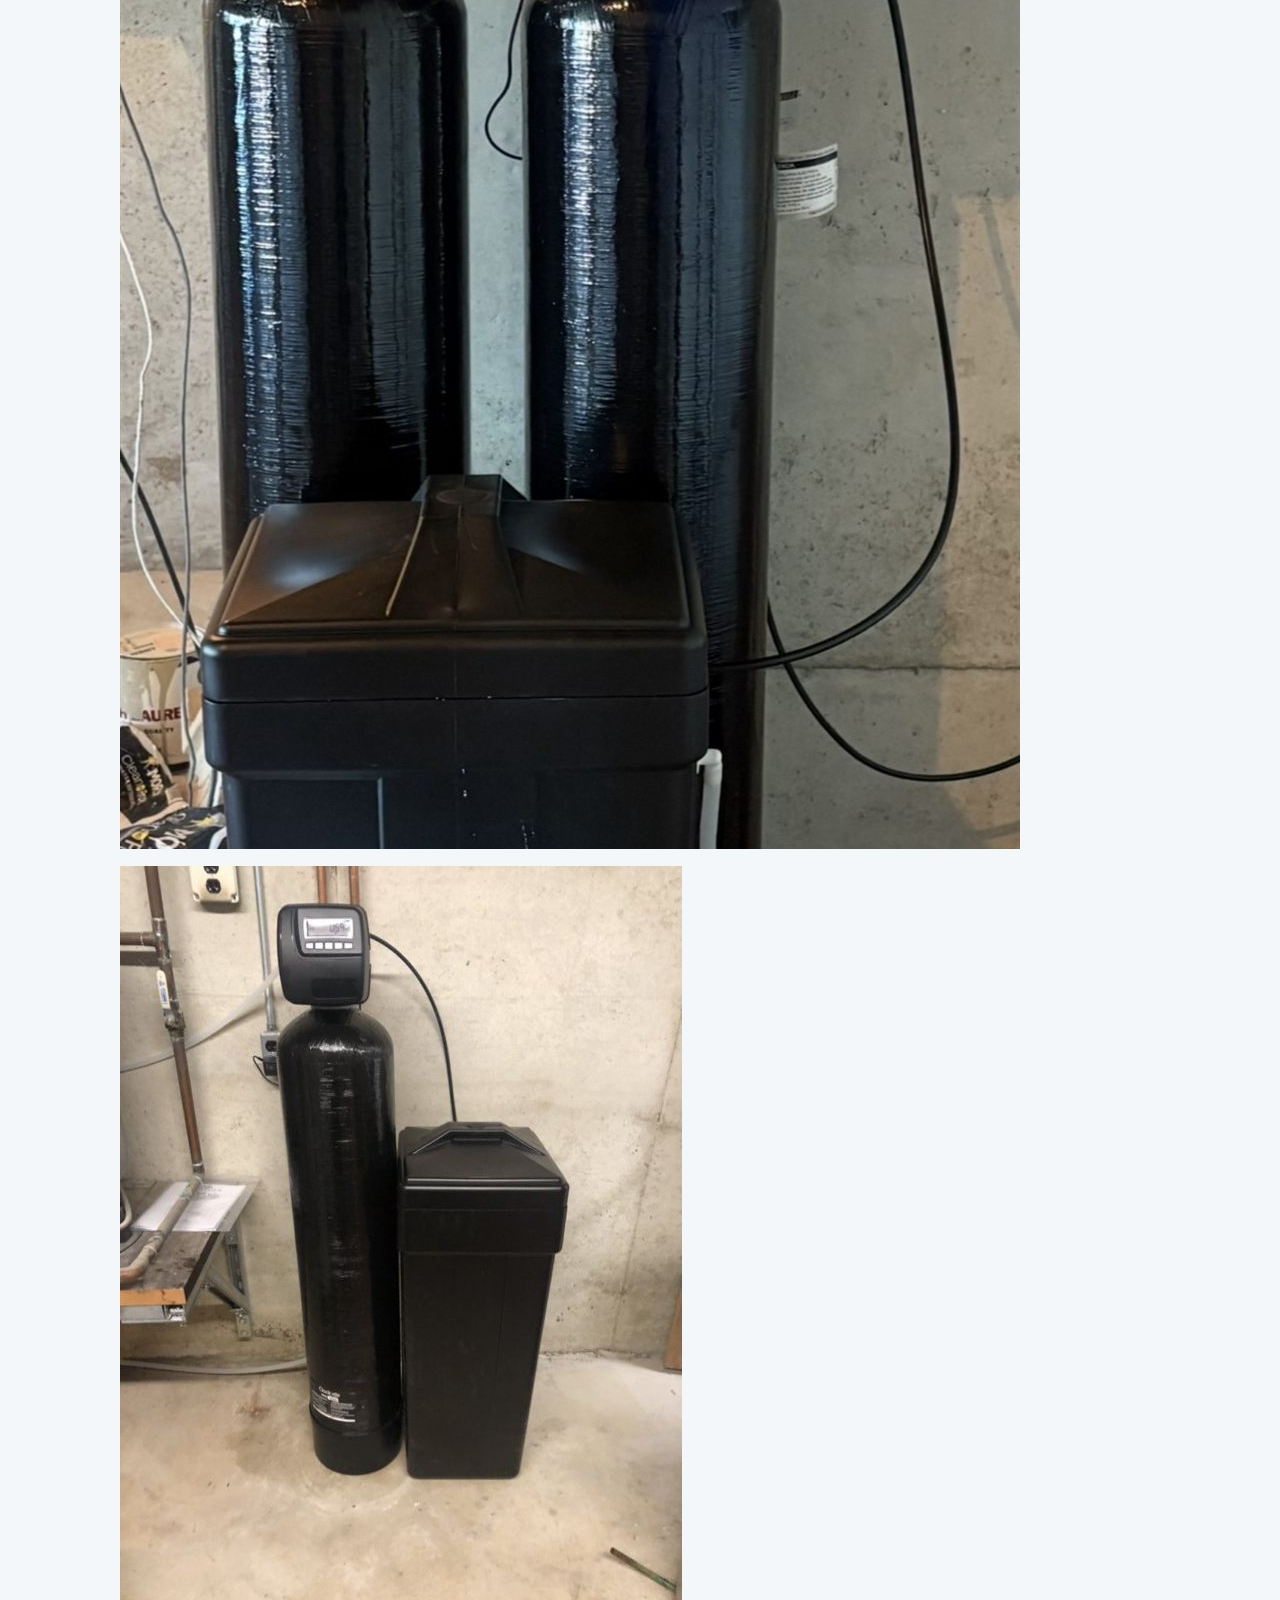
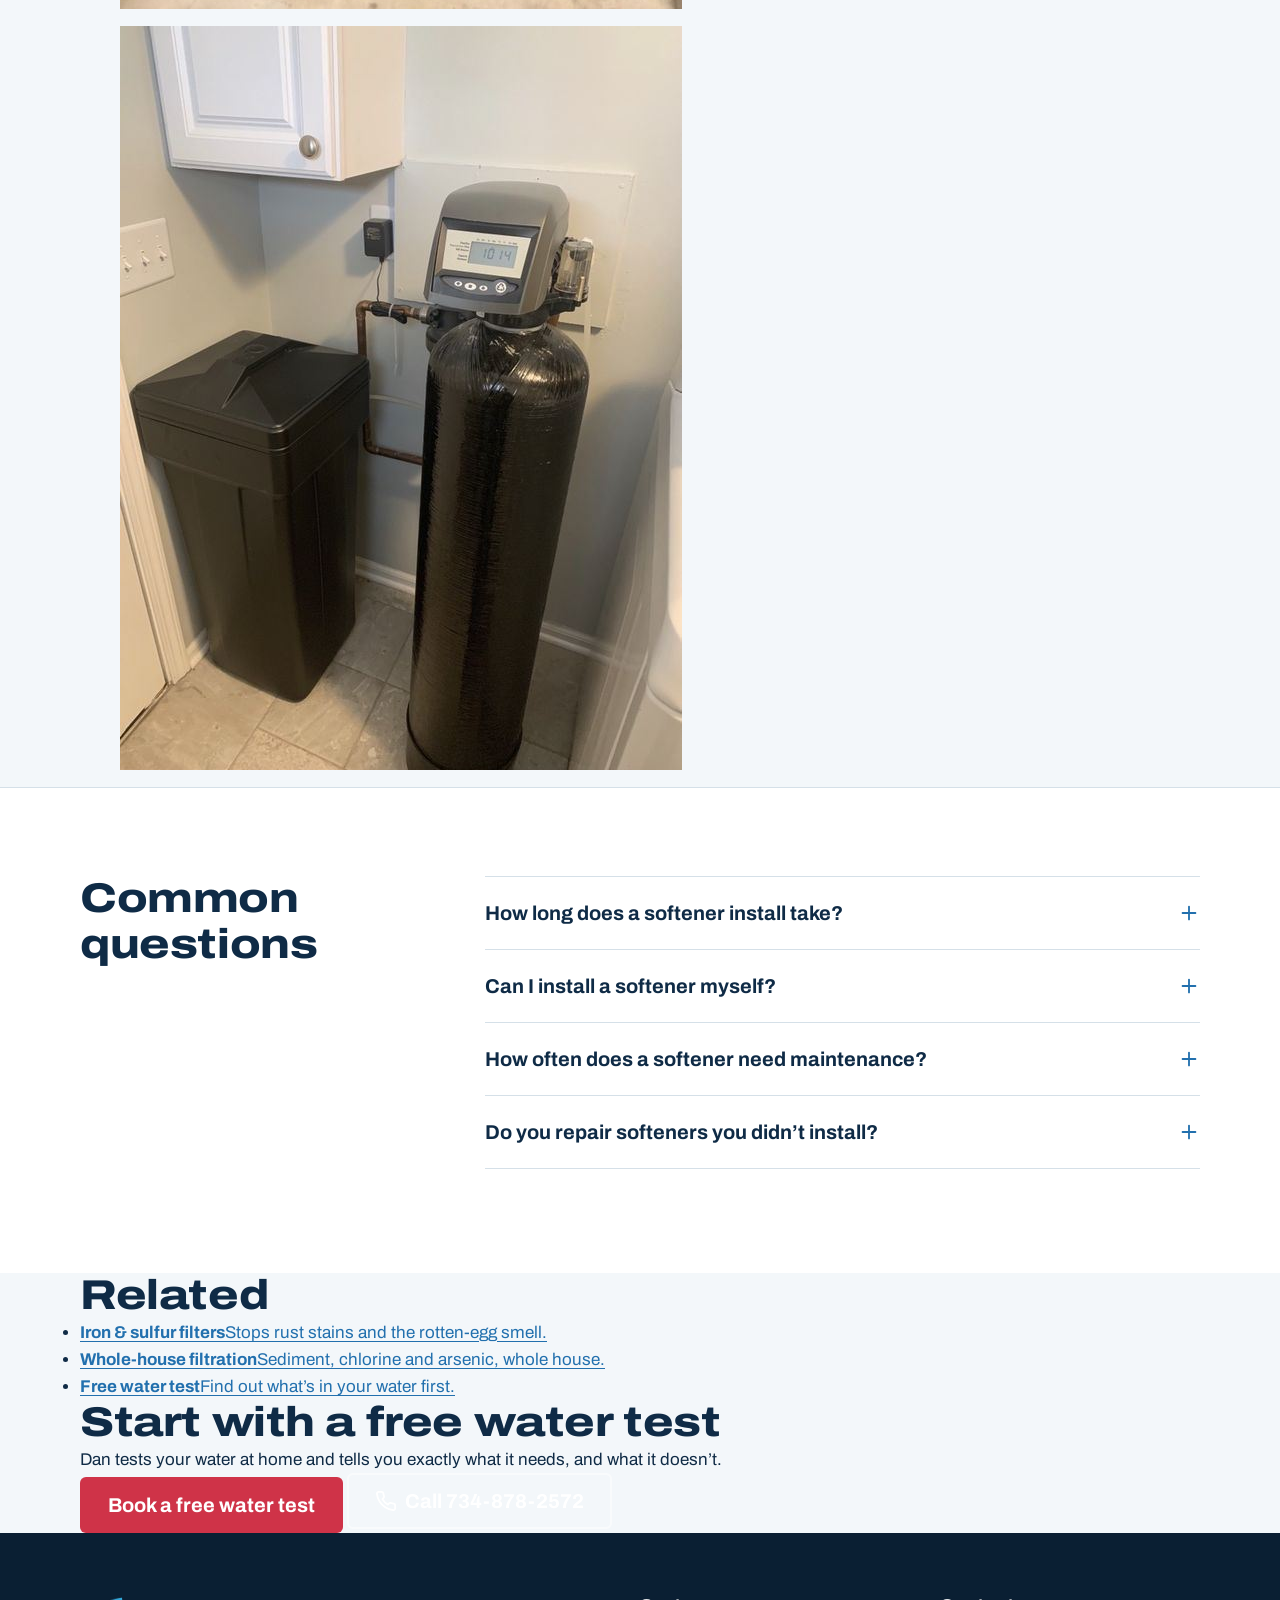
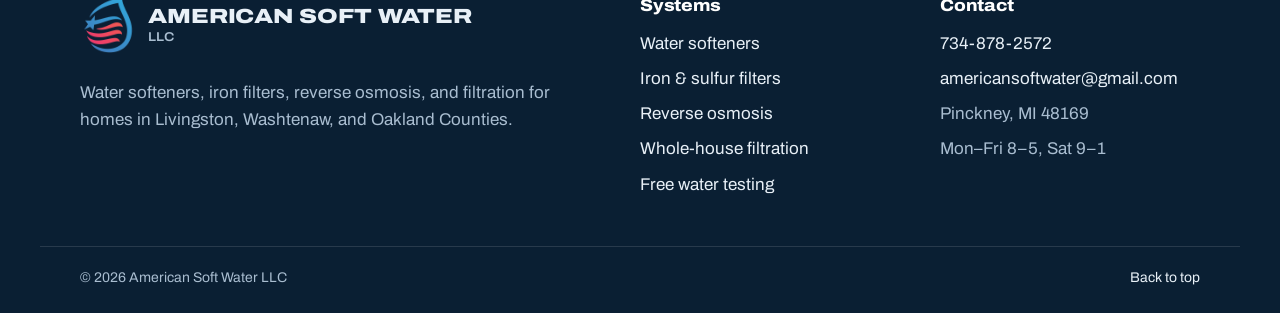
<file: public/water-softener.html>
<!doctype html>
<html lang="en">
<head>
  <!-- Generated by tools/build_pages.py from public/index.html. Edit the script, not this file. -->
  <meta charset="utf-8">
  <meta name="viewport" content="width=device-width, initial-scale=1">
  <title>Water Softeners in Pinckney &amp; Livingston County, MI</title>
  <meta name="description" content="Water softener installation, repair and salt delivery in Pinckney and Livingston County. Free in-home water test first, then a system sized for your water.">
  <link rel="canonical" href="https://www.americansoftwater.com/water-softener">
  <link rel="icon" href="/assets/logo/favicon-64.png" type="image/png">
  <link rel="apple-touch-icon" href="/assets/logo/mark.png">
  <meta property="og:title" content="Water softeners for Pinckney and Livingston County homes">
  <meta property="og:description" content="Water softener installation, repair and salt delivery in Pinckney and Livingston County. Free in-home water test first, then a system sized for your water.">
  <meta property="og:image" content="https://www.americansoftwater.com/assets/img/install-twin-tank.jpg">
  <meta property="og:url" content="https://www.americansoftwater.com/water-softener">
  <link rel="preconnect" href="https://fonts.googleapis.com">
  <link rel="preconnect" href="https://fonts.gstatic.com" crossorigin>
  <link href="https://fonts.googleapis.com/css2?family=Archivo:wdth,wght@62..125,400..900&family=Source+Serif+4:ital,opsz,wght@1,8..60,400;1,8..60,500&display=swap" rel="stylesheet">
  <link rel="stylesheet" href="/css/styles.css?v=12">
  <script type="application/ld+json">
[
  {
    "@context": "https://schema.org",
    "@type": "Service",
    "name": "Water softeners",
    "serviceType": "Water softener installation and repair",
    "url": "https://www.americansoftwater.com/water-softener",
    "provider": {
      "@id": "https://www.americansoftwater.com/#business"
    },
    "areaServed": [
      "Livingston County, MI",
      "Washtenaw County, MI",
      "Oakland County, MI"
    ]
  },
  {
    "@context": "https://schema.org",
    "@type": "BreadcrumbList",
    "itemListElement": [
      {
        "@type": "ListItem",
        "position": 1,
        "name": "Home",
        "item": "https://www.americansoftwater.com/"
      },
      {
        "@type": "ListItem",
        "position": 2,
        "name": "Water softeners",
        "item": "https://www.americansoftwater.com/water-softener"
      }
    ]
  }
]
  </script>
</head>
<body>
  <!-- Icon sprite (Lucide-style strokes, 24px grid) -->
  <svg width="0" height="0" style="position:absolute" aria-hidden="true">
    <symbol id="i-phone" viewBox="0 0 24 24"><path d="M22 16.92v3a2 2 0 0 1-2.18 2 19.79 19.79 0 0 1-8.63-3.07 19.5 19.5 0 0 1-6-6 19.79 19.79 0 0 1-3.07-8.67A2 2 0 0 1 4.11 2h3a2 2 0 0 1 2 1.72 12.84 12.84 0 0 0 .7 2.81 2 2 0 0 1-.45 2.11L8.09 9.91a16 16 0 0 0 6 6l1.27-1.27a2 2 0 0 1 2.11-.45 12.84 12.84 0 0 0 2.81.7A2 2 0 0 1 22 16.92z"/></symbol>
    <symbol id="i-clock" viewBox="0 0 24 24"><circle cx="12" cy="12" r="10"/><path d="M12 6v6l4 2"/></symbol>
    <symbol id="i-pin" viewBox="0 0 24 24"><path d="M20 10c0 6-8 12-8 12s-8-6-8-12a8 8 0 0 1 16 0Z"/><circle cx="12" cy="10" r="3"/></symbol>
    <symbol id="i-mail" viewBox="0 0 24 24"><rect x="2" y="4" width="20" height="16" rx="2"/><path d="m22 7-8.97 5.7a1.94 1.94 0 0 1-2.06 0L2 7"/></symbol>
    <symbol id="i-flask" viewBox="0 0 24 24"><path d="M9 3h6M10 3v6.5L4.5 19a2 2 0 0 0 1.7 3h11.6a2 2 0 0 0 1.7-3L14 9.5V3M6.5 15h11"/></symbol>
    <symbol id="i-bell" viewBox="0 0 24 24"><path d="M6 8a6 6 0 0 1 12 0c0 7 3 9 3 9H3s3-2 3-9M10.3 21a1.94 1.94 0 0 0 3.4 0"/></symbol>
    <symbol id="i-truck" viewBox="0 0 24 24"><path d="M10 17h4V5H2v12h3M20 17h2v-3.34a4 4 0 0 0-1.17-2.83L19 9h-5v8h1"/><circle cx="7.5" cy="17.5" r="2.5"/><circle cx="17.5" cy="17.5" r="2.5"/></symbol>
    <symbol id="i-wrench" viewBox="0 0 24 24"><path d="M14.7 6.3a1 1 0 0 0 0 1.4l1.6 1.6a1 1 0 0 0 1.4 0l3.77-3.77a6 6 0 0 1-7.94 7.94l-6.91 6.91a2.12 2.12 0 0 1-3-3l6.91-6.91a6 6 0 0 1 7.94-7.94l-3.76 3.76z"/></symbol>
    <symbol id="i-refresh" viewBox="0 0 24 24"><path d="M3 12a9 9 0 0 1 9-9 9.75 9.75 0 0 1 6.74 2.74L21 8M21 3v5h-5M21 12a9 9 0 0 1-9 9 9.75 9.75 0 0 1-6.74-2.74L3 16M8 16H3v5"/></symbol>
    <symbol id="i-card" viewBox="0 0 24 24"><rect x="2" y="5" width="20" height="14" rx="2"/><path d="M2 10h20"/></symbol>
    <symbol id="i-check" viewBox="0 0 24 24"><path d="M20 6 9 17l-5-5"/></symbol>
    <symbol id="i-plus" viewBox="0 0 24 24"><path d="M12 5v14M5 12h14"/></symbol>
    <symbol id="i-star" viewBox="0 0 24 24"><path d="m12 2 3.09 6.26L22 9.27l-5 4.87 1.18 6.88L12 17.77l-6.18 3.25L7 14.14 2 9.27l6.91-1.01L12 2z"/></symbol>
    <symbol id="i-menu" viewBox="0 0 24 24"><path d="M4 7h16M4 12h16M4 17h16"/></symbol>
    <symbol id="i-x" viewBox="0 0 24 24"><path d="M18 6 6 18M6 6l12 12"/></symbol>
  </svg>

  <a class="skip-link" href="#main">Skip to content</a>

  <div class="topbar">
    <div class="wrap topbar__inner">
      <p><svg class="ico" aria-hidden="true"><use href="#i-clock"/></svg>Mon–Fri 8–5, Sat 9–1</p>
      <p class="topbar__mid"><svg class="ico" aria-hidden="true"><use href="#i-bell"/></svg>24-hour emergency service</p>
      <p><svg class="ico" aria-hidden="true"><use href="#i-pin"/></svg>Livingston, Washtenaw &amp; Oakland Counties</p>
    </div>
  </div>

  <header class="site-header" id="top">
    <div class="wrap site-header__inner">
      <a class="brand" href="/" aria-label="American Soft Water, home">
        <img class="brand__mark" src="/assets/logo/mark.png" width="50" height="50" alt="">
        <span class="brand__word">
          <span class="brand__name">American Soft&nbsp;Water</span>
          <span class="brand__sub">Pinckney, Michigan</span>
        </span>
      </a>
      <nav class="nav" id="site-nav" aria-label="Main">
        <ul>
          <li><a href="/#finder">Water problems</a></li>
          <li><a href="/#systems">Systems</a></li>
          <li><a href="/#reviews">Reviews</a></li>
          <li><a href="/#about">About Dan</a></li>
          <li><a href="/#faq">FAQ</a></li>
        </ul>
      </nav>
      <div class="site-header__actions">
        <a class="phone-link" href="tel:+17348782572"><svg class="ico" aria-hidden="true"><use href="#i-phone"/></svg><span>734-878-2572</span></a>
        <a class="btn btn--red" href="/free-water-test">Book a free water test</a>
        <button class="nav-toggle" type="button" aria-expanded="false" aria-controls="site-nav">
          <svg class="ico ico--lg" aria-hidden="true"><use href="#i-menu"/></svg><span class="sr-only">Menu</span>
        </button>
      </div>
    </div>
  </header>

  <main id="main">
    <section class="page-hero">
      <div class="wrap page-hero__grid">
        <div class="page-hero__copy">
          <nav class="crumbs" aria-label="Breadcrumb"><a href="/">Home</a><span aria-hidden="true">/</span><span aria-current="page">Water softeners</span></nav>
          <h1>Water softeners for Pinckney and Livingston County homes</h1>
          <p class="page-hero__lede">Hard water leaves scale in your pipes, water heater and dishwasher, and makes soap work harder. Dan tests your water first, then sizes and programs a softener for your home, whether you’re on a private well or city water.</p>
          <div class="hero__actions">
            <a class="btn btn--red btn--lg" href="/free-water-test">Book a free water test</a>
            <a class="btn btn--ghost btn--lg" href="tel:+17348782572"><svg class="ico" aria-hidden="true"><use href="#i-phone"/></svg>Call 734-878-2572</a>
          </div>
        </div>
        <figure class="page-hero__photo">
          <img src="/assets/img/install-twin-tank.jpg" width="900" height="1187" alt="Twin-tank water softener with the American Soft Water sticker, brine tank and sediment pre-filter">
          <figcaption>A twin-tank softener we installed</figcaption>
        </figure>
      </div>
    </section>

    <div class="wrap page-layout">
      <article class="prose">

          <h2>Signs you have hard water</h2>
          <p>Hard water carries extra calcium and magnesium. It’s generally safe to drink, but it’s hard on your home.</p>
          <ul class="ticks"><li>White crust on faucets and showerheads</li><li>Spots on glasses and dishes</li><li>Soap and shampoo that won’t lather, so you use more</li><li>Dry skin, dull hair and stiff, dingy laundry</li><li>Scale that shortens the life of water heaters, washers and dishwashers</li></ul>

          <h2>How a softener works</h2>
          <p>A softener tank is filled with resin beads. As water passes through, the beads hold on to the calcium and magnesium and swap them for sodium or potassium. Every so often the system cleans itself by rinsing the beads with salt water from the brine tank, then goes back to softening.</p>

          <h2>Single-tank or twin-tank</h2>
          <p>A single-tank softener regenerates on a schedule, usually overnight while nobody’s using water. A twin-tank softener runs two tanks from one valve, so one tank is always in service while the other regenerates. That means soft water around the clock, which suits bigger households and very hard water.</p>
          <p>We also offer refurbished softeners when budget matters. Whichever you choose, it’s set up for your water test results rather than a factory default.</p>

          <h2>Iron in your water too?</h2>
          <p>A softener can handle a little iron. When there’s more, or a rotten-egg smell, an <a href="/iron-filters">iron and sulfur filter</a> goes in ahead of the softener so the softener can do its job. Most of the well-water systems we install are an iron filter and a softener together.</p>

          <h2>Salt, service and repairs</h2>
          <ul class="ticks"><li>Salt delivery, carried to your brine tank</li><li>Resin cleaning, salt level checks and performance checks</li><li>Repairs on most brands, including systems we didn’t install</li></ul>
          <p>Not sure if your softener is worth fixing? Text a picture of it to Dan at <a href="tel:+17348782572">734-878-2572</a>. He can come out and evaluate the unit to see if it’s repairable or not. Depending on the issue, sometimes all it needs is a little cleaning.</p>
        
      </article>

          <aside class="page-aside" aria-label="Contact">
            <div class="page-aside__card">
              <h2>Talk to Dan</h2>
              <p>Call or text <a href="tel:+17348782572">734-878-2572</a></p>
              <p class="page-aside__hours">Mon–Fri 8–5, Sat 9–1<br>Emergencies answered 24/7</p>
              <a class="btn btn--red btn--block" href="/free-water-test">Book a free water test</a>
            </div>
          </aside>
    </div>

    <section class="strip" aria-label="Recent installs">
        <div class="wrap strip__grid">
          <figure class="strip__item"><img src="/assets/img/install-twin-tank-tall.jpg" width="900" height="1464" loading="lazy" alt="Twin-tank softener with two tanks sharing one lit digital valve"></figure>
          <figure class="strip__item"><img src="/assets/img/install-basement.jpg" width="562" height="743" loading="lazy" alt="Single-tank softener and brine tank on a basement floor"></figure>
          <figure class="strip__item"><img src="/assets/img/install-laundry.jpg" width="562" height="744" loading="lazy" alt="Softener and brine tank installed in a finished laundry room"></figure>
        </div>
      </section>

    <section class="faq" id="faq" aria-labelledby="faq-title">
      <div class="wrap faq__grid">
        <h2 id="faq-title">Common questions</h2>
        <div class="faq__list">
            <details>
              <summary>How long does a softener install take?<svg class="ico" aria-hidden="true"><use href="#i-plus"/></svg></summary>
              <p>It depends on your plumbing and the system, but most installs are done the same day with only a short water shutoff.</p>
            </details>
            <details>
              <summary>Can I install a softener myself?<svg class="ico" aria-hidden="true"><use href="#i-plus"/></svg></summary>
              <p>You can, but sizing and programming the valve for your water’s hardness and iron is where most DIY systems fall short. A professional install also keeps product and workmanship warranties intact.</p>
            </details>
            <details>
              <summary>How often does a softener need maintenance?<svg class="ico" aria-hidden="true"><use href="#i-plus"/></svg></summary>
              <p>Keep the brine tank stocked with salt (we can deliver it), and have the system checked periodically. We clean resin, check salt levels, and confirm it’s regenerating correctly.</p>
            </details>
            <details>
              <summary>Do you repair softeners you didn’t install?<svg class="ico" aria-hidden="true"><use href="#i-plus"/></svg></summary>
              <p>Yes. We work on most brands. You can text a picture to Dan at <a href="tel:+17348782572">734-878-2572</a> and he can come out and evaluate the unit to see if it’s repairable or not.</p>
            </details>
        </div>
      </div>
    </section>

    <section class="related" aria-labelledby="related-title">
      <div class="wrap">
        <h2 id="related-title">Related</h2>
        <ul class="related__list">
            <li><a href="/iron-filters"><strong>Iron &amp; sulfur filters</strong><span>Stops rust stains and the rotten-egg smell.</span></a></li>
            <li><a href="/water-filtration"><strong>Whole-house filtration</strong><span>Sediment, chlorine and arsenic, whole house.</span></a></li>
            <li><a href="/free-water-test"><strong>Free water test</strong><span>Find out what’s in your water first.</span></a></li>
        </ul>
      </div>
    </section>

    <section class="cta-band" aria-labelledby="cta-title">
      <div class="wrap cta-band__inner">
        <div>
          <h2 id="cta-title">Start with a free water test</h2>
          <p>Dan tests your water at home and tells you exactly what it needs, and what it doesn’t.</p>
        </div>
        <div class="cta-band__actions">
          <a class="btn btn--red btn--lg" href="/free-water-test">Book a free water test</a>
          <a class="btn btn--ghost-dark btn--lg" href="tel:+17348782572"><svg class="ico" aria-hidden="true"><use href="#i-phone"/></svg>Call 734-878-2572</a>
        </div>
      </div>
    </section>
  </main>

  <footer class="site-footer">
    <div class="wrap site-footer__grid">
      <div class="site-footer__brand">
        <a class="brand brand--light" href="/" aria-label="American Soft Water, home">
          <img class="brand__mark" src="/assets/logo/mark.png" width="50" height="50" alt="">
          <span class="brand__word"><span class="brand__name">American Soft&nbsp;Water</span><span class="brand__sub">LLC</span></span>
        </a>
        <p>Water softeners, iron filters, reverse osmosis, and filtration for homes in Livingston, Washtenaw, and Oakland Counties.</p>
      </div>
      <div>
        <h2 class="site-footer__h">Systems</h2>
        <ul>
          <li><a href="/water-softener">Water softeners</a></li>
          <li><a href="/iron-filters">Iron &amp; sulfur filters</a></li>
          <li><a href="/reverse-osmosis">Reverse osmosis</a></li>
          <li><a href="/water-filtration">Whole-house filtration</a></li>
          <li><a href="/free-water-test">Free water testing</a></li>
        </ul>
      </div>
      <div>
        <h2 class="site-footer__h">Contact</h2>
        <ul>
          <li><a href="tel:+17348782572">734-878-2572</a></li>
          <li><a href="mailto:americansoftwater@gmail.com">americansoftwater@gmail.com</a></li>
          <li>Pinckney, MI 48169</li>
          <li>Mon–Fri 8–5, Sat 9–1</li>
        </ul>
      </div>
    </div>
    <div class="wrap site-footer__base">
      <p>© <span id="year">2026</span> American Soft Water LLC</p>
      <a href="#top">Back to top</a>
    </div>
  </footer>

  <div class="mobile-bar">
    <a class="btn btn--ghost-dark" href="tel:+17348782572"><svg class="ico" aria-hidden="true"><use href="#i-phone"/></svg>Call Dan</a>
    <a class="btn btn--red" href="/free-water-test">Free water test</a>
  </div>

  <script src="/js/main.js?v=12" defer></script>
</body>
</html>
</file>
<file: css/styles.css>
/* ==========================================================================
   American Soft Water LLC
   Palette pulled from the drop-and-flag mark; Archivo wide for headlines
   (truck-door lettering), Source Serif italic reserved for customers' words.
   ========================================================================== */

:root {
  --navy: #0F2B46;
  --navy-deep: #0A1F33;
  --blue: #2270AE;
  --blue-soft: #D9E8F4;
  --red: #CF3348;
  --red-dark: #AE2539;
  --paper: #F3F7FA;
  --white: #FFFFFF;
  --line: #D5E0E8;
  --text: #0F2B46;
  --muted: #3A5068;
  --on-navy: #E8F0F7;
  --on-navy-muted: #A9BDD0;

  --font: "Archivo", system-ui, -apple-system, "Segoe UI", sans-serif;
  --serif: "Source Serif 4", Georgia, serif;

  /* type scale, ~1.25 */
  --fs-sm: 0.875rem;
  --fs-base: 1.0625rem;
  --fs-md: 1.25rem;
  --fs-lg: 1.5625rem;
  --fs-xl: clamp(1.9rem, 1.4rem + 1.8vw, 2.6rem);
  --fs-hero: clamp(2.6rem, 1.6rem + 4.2vw, 4.6rem);

  --wrap: 1200px;
  --gutter: clamp(16px, 4vw, 40px);
  --radius: 6px;
  --ease: cubic-bezier(.2, .7, .2, 1);

}

*, *::before, *::after { box-sizing: border-box; }
html { scroll-behavior: smooth; scroll-padding-top: 88px; -webkit-text-size-adjust: 100%; }
body {
  margin: 0;
  font-family: var(--font);
  font-size: var(--fs-base);
  line-height: 1.6;
  color: var(--text);
  background: var(--paper);
  font-variation-settings: "wdth" 100;
}
img { display: block; max-width: 100%; height: auto; }
h1, h2, h3 { margin: 0; line-height: 1.1; font-weight: 800; font-stretch: 118%; font-variation-settings: "wdth" 118; letter-spacing: -0.01em; text-wrap: balance; }
h2 { font-size: var(--fs-xl); }
h3 { font-size: var(--fs-lg); }
p { margin: 0; }
a { color: var(--blue); text-underline-offset: 3px; }
ul, ol { margin: 0; padding: 0; }

:focus-visible { outline: 3px solid var(--red); outline-offset: 3px; border-radius: 2px; }

.wrap { width: 100%; max-width: var(--wrap); margin-inline: auto; padding-inline: var(--gutter); }
.sr-only { position: absolute; width: 1px; height: 1px; padding: 0; margin: -1px; overflow: hidden; clip: rect(0 0 0 0); white-space: nowrap; border: 0; }
.skip-link { position: absolute; left: 16px; top: -60px; z-index: 100; background: var(--navy); color: #fff; padding: 10px 16px; border-radius: var(--radius); }
.skip-link:focus { top: 12px; }

.ico { width: 1.1em; height: 1.1em; flex: none; fill: none; stroke: currentColor; stroke-width: 2; stroke-linecap: round; stroke-linejoin: round; }
.ico--lg { width: 26px; height: 26px; }
.ico--xl { width: 32px; height: 32px; stroke-width: 1.6; }

/* ---------- Buttons ---------- */
.btn {
  display: inline-flex; align-items: center; justify-content: center; gap: 8px;
  min-height: 46px; padding: 10px 20px;
  font: 700 var(--fs-base)/1.2 var(--font);
  text-decoration: none; border-radius: var(--radius); border: 2px solid transparent;
  cursor: pointer; transition: background-color .15s var(--ease), color .15s var(--ease), border-color .15s var(--ease);
  touch-action: manipulation; white-space: nowrap;
}
.btn--lg { min-height: 54px; padding: 14px 26px; font-size: var(--fs-md); }
.btn--block { width: 100%; }
.btn--red { background: var(--red); color: #fff; }
.btn--red:hover { background: var(--red-dark); }
.btn--ghost { background: transparent; color: var(--navy); border-color: var(--navy); }
.btn--ghost:hover { background: var(--navy); color: #fff; }
.btn--light { background: #fff; color: var(--navy); }
.btn--light:hover { background: var(--blue-soft); }
.btn--ghost-dark { background: transparent; color: #fff; border-color: rgba(255,255,255,.5); }
.btn:active { transform: translateY(1px); }

.text-link { color: inherit; font-weight: 600; }

/* ---------- Stars ---------- */
.stars { display: inline-flex; gap: 2px; color: #E8A317; }
.stars svg { width: 18px; height: 18px; fill: currentColor; stroke: none; }
.stars--lg svg { width: 26px; height: 26px; }

/* ---------- Top bar & header ---------- */
.topbar { background: var(--navy-deep); color: var(--on-navy); font-size: var(--fs-sm); }
.topbar__inner { display: flex; justify-content: space-between; gap: 24px; padding-block: 8px; }
.topbar p { display: flex; align-items: center; gap: 8px; }

.site-header { position: sticky; top: 0; z-index: 50; background: rgba(243, 247, 250, .96); backdrop-filter: saturate(1.4) blur(8px); border-bottom: 1px solid var(--line); }
.site-header__inner { display: flex; align-items: center; gap: 28px; min-height: 76px; }

.brand { display: inline-flex; align-items: center; gap: 12px; text-decoration: none; color: var(--navy); }
.brand__mark { width: 56px; height: 56px; flex: none; object-fit: contain; }
.brand__word { display: flex; flex-direction: column; line-height: 1; }
.brand__name { font-weight: 850; font-size: 1.28rem; font-variation-settings: "wdth" 125; letter-spacing: -0.005em; text-transform: uppercase; }
.brand__sub { margin-top: 5px; font-size: .8rem; font-weight: 600; color: var(--red); font-variation-settings: "wdth" 110; }
.brand--light { color: #fff; }
.brand--light .brand__sub { color: var(--on-navy-muted); }

.nav { margin-left: auto; }
.nav ul { display: flex; gap: 4px; list-style: none; }
.nav a { display: block; white-space: nowrap; padding: 10px 12px; color: var(--navy); text-decoration: none; font-weight: 600; border-radius: var(--radius); }
.nav a:hover { background: var(--blue-soft); }

.site-header__actions { display: flex; align-items: center; gap: 16px; }
.phone-link { display: inline-flex; align-items: center; gap: 8px; color: var(--navy); font-weight: 800; text-decoration: none; font-variation-settings: "wdth" 110; white-space: nowrap; }
.phone-link:hover { color: var(--blue); }
.nav-toggle { display: none; width: 46px; height: 46px; align-items: center; justify-content: center; background: none; border: 1px solid var(--line); border-radius: var(--radius); color: var(--navy); cursor: pointer; }

/* ---------- Hero ---------- */
.hero { position: relative; padding-top: clamp(40px, 6vw, 80px); background: var(--paper); overflow: hidden; }
.hero__grid { display: grid; grid-template-columns: 1.15fr .85fr; gap: clamp(32px, 5vw, 72px); align-items: end; }
.hero__copy { padding-bottom: clamp(72px, 9vw, 120px); }
.hero__kicker { font-weight: 700; color: var(--blue); margin-bottom: 18px; font-size: var(--fs-md); }
.hero__title { font-size: var(--fs-hero); font-weight: 900; font-variation-settings: "wdth" 125; line-height: .98; letter-spacing: -0.02em; max-width: 14ch; }
.hero__lede { margin-top: 24px; font-size: var(--fs-md); color: var(--muted); max-width: 36em; line-height: 1.55; }
.hero__actions { display: flex; flex-wrap: wrap; gap: 12px; margin-top: 32px; }
.hero__rating { display: inline-flex; align-items: center; gap: 12px; margin-top: 28px; color: var(--navy); text-decoration: none; }
.hero__rating:hover span:last-child { text-decoration: underline; }

.hero__photo { position: relative; z-index: 1; margin: 0; align-self: end; }
.hero__photo img { width: 100%; aspect-ratio: 562 / 744; object-fit: cover; border-radius: 180px 180px 0 0; }
.hero__photo figcaption { position: absolute; left: 16px; right: 16px; bottom: 76px; padding: 10px 14px; background: rgba(10, 31, 51, .82); color: #fff; font-size: var(--fs-sm); border-radius: var(--radius); }

/* Moving waterline: each layer is 200% wide with a wave that repeats every half,
   so sliding it -50% loops seamlessly. Different speeds and directions read as water. */
.hero__water { position: absolute; left: 0; right: 0; bottom: -1px; height: clamp(64px, 9vw, 120px); overflow: hidden; z-index: 2; pointer-events: none; }
.wave { position: absolute; left: 0; bottom: 0; width: 200%; height: 100%; animation: wave-drift linear infinite; will-change: transform; }
.wave--back  { fill: #5E9FD2; opacity: .45; animation-duration: 28s; }
.wave--mid   { fill: var(--blue); opacity: .7; animation-duration: 19s; animation-direction: reverse; }
.wave--front { fill: var(--navy); animation-duration: 36s; }
@keyframes wave-drift { from { transform: translateX(0); } to { transform: translateX(-50%); } }

/* ---------- Proof strip ---------- */
.proof { background: var(--navy); color: var(--on-navy); padding: 8px 0 48px; }
.proof__grid { display: grid; grid-template-columns: repeat(4, 1fr); }
.proof__item { display: flex; flex-direction: column; gap: 6px; padding: 8px 24px; border-left: 1px solid rgba(255,255,255,.14); }
.proof__item:first-child { border-left: 0; padding-left: 0; }
.proof__big { font-size: var(--fs-lg); font-weight: 850; font-variation-settings: "wdth" 120; color: #fff; }
.proof__label { font-size: var(--fs-sm); color: var(--on-navy-muted); }

/* ---------- Finder (the signature section) ---------- */
.finder { background: var(--navy); color: var(--on-navy); padding: 72px 0 96px; border-top: 1px solid rgba(255,255,255,.08); }
.finder__grid { display: grid; grid-template-columns: 1fr 1fr; gap: clamp(32px, 5vw, 72px); align-items: start; }
.finder h2 { color: #fff; font-size: clamp(2.2rem, 1.5rem + 2.6vw, 3.4rem); font-variation-settings: "wdth" 125; }
.finder__intro > p { margin-top: 16px; color: var(--on-navy-muted); max-width: 34em; }

.chips { display: flex; flex-wrap: wrap; gap: 10px; margin: 32px 0 0; padding: 0; border: 0; }
.chip { position: relative; cursor: pointer; }
.chip input { position: absolute; opacity: 0; inset: 0; margin: 0; cursor: pointer; }
.chip span {
  display: inline-flex; align-items: center; gap: 8px; min-height: 46px; padding: 10px 16px;
  border: 1.5px solid rgba(255,255,255,.3); border-radius: 999px; color: #fff; font-weight: 600;
  transition: background-color .15s var(--ease), border-color .15s var(--ease);
}
.chip span::before { content: ""; width: 10px; height: 10px; border-radius: 50%; border: 1.5px solid currentColor; flex: none; transition: background-color .15s var(--ease); }
.chip:hover span { border-color: #fff; }
.chip input:checked + span { background: #fff; color: var(--navy); border-color: #fff; }
.chip input:checked + span::before { background: var(--red); border-color: var(--red); }
.chip input:focus-visible + span { outline: 3px solid #F0697B; outline-offset: 3px; }

.finder__result { position: sticky; top: 100px; }
.result { background: var(--white); color: var(--text); border-radius: 10px; overflow: hidden; }
.result--empty { display: grid; place-items: center; gap: 16px; min-height: 360px; padding: 40px; background: transparent; border: 1.5px dashed rgba(255,255,255,.3); color: var(--on-navy-muted); text-align: center; }
.result__mark { width: 72px; height: 72px; opacity: .7; }
.result[hidden] { display: none; }
.result__photo { width: 100%; aspect-ratio: 16 / 9; object-fit: cover; object-position: 50% 25%; }
.result__body { padding: 24px 28px 28px; }
.result__cause { font-size: var(--fs-sm); color: var(--muted); }
.result__cause strong { color: var(--red); }
.result__list { list-style: none; margin-top: 16px; display: grid; gap: 16px; }
.result__list li { padding-top: 16px; border-top: 1px solid var(--line); }
.result__list li:first-child { padding-top: 0; border-top: 0; }
.result__list h3 { font-size: var(--fs-md); }
.result__list p { margin-top: 6px; color: var(--muted); }
.result__actions { display: flex; flex-wrap: wrap; align-items: center; gap: 16px; margin-top: 24px; }
.result.is-updating { animation: fadeSwap .28s var(--ease); }
@keyframes fadeSwap { from { opacity: .35; transform: translateY(6px); } to { opacity: 1; transform: none; } }

/* ---------- Section heads ---------- */
.section-head { max-width: 44rem; margin-bottom: 48px; }
.section-head p { margin-top: 14px; color: var(--muted); font-size: var(--fs-md); }
.section-head--row { max-width: none; display: flex; justify-content: space-between; align-items: end; gap: 32px; }
.section-head--row p { max-width: 28rem; margin-top: 0; }

/* ---------- Systems ---------- */
.systems { padding: 96px 0 72px; }
.system { display: grid; grid-template-columns: 5fr 7fr; gap: clamp(28px, 5vw, 64px); align-items: center; padding: 40px 0; border-top: 1px solid var(--line); }
.system--flip { grid-template-columns: 7fr 5fr; }
.system--flip .system__photo { order: 2; }
.system__photo { margin: 0; }
.system__photo img { width: 100%; aspect-ratio: 4 / 3; object-fit: cover; border-radius: var(--radius); }
.system__photo--top img { object-position: 50% 18%; }
.system__body { max-width: 36rem; }
.system__body > p { margin-top: 14px; color: var(--muted); }
.ticks { list-style: none; margin-top: 20px; display: grid; gap: 8px; }
.ticks li { position: relative; padding-left: 30px; font-weight: 600; }
.ticks li::before {
  content: ""; position: absolute; left: 0; top: .28em; width: 20px; height: 20px; border-radius: 50%;
  background: var(--blue-soft) url("data:image/svg+xml,%3Csvg xmlns='http://www.w3.org/2000/svg' viewBox='0 0 24 24' fill='none' stroke='%232270AE' stroke-width='3' stroke-linecap='round' stroke-linejoin='round'%3E%3Cpath d='M20 6 9 17l-5-5'/%3E%3C/svg%3E") center / 12px no-repeat;
}

/* ---------- Reviews ---------- */
.reviews { background: var(--blue); color: #fff; padding: 88px 0; }
.reviews__head { display: flex; justify-content: space-between; align-items: end; gap: 32px; margin-bottom: 48px; }
.reviews__head h2 { color: #fff; max-width: 14ch; font-size: clamp(2.2rem, 1.5rem + 2.6vw, 3.4rem); }
.reviews__score { display: grid; grid-template-columns: auto auto; column-gap: 14px; align-items: center; }
.reviews__num { grid-row: span 2; font-size: 4.4rem; font-weight: 900; font-variation-settings: "wdth" 125; line-height: 1; }
.reviews__src { font-size: var(--fs-sm); color: #DCEAF6; }
.reviews__layout { display: grid; grid-template-columns: 1.1fr 1fr; gap: 40px; }
.review { margin: 0; }
.review p { font-family: var(--serif); font-style: italic; font-size: var(--fs-md); line-height: 1.6; }
.review footer { margin-top: 14px; font-size: var(--fs-sm); color: #DCEAF6; }
.review cite { font-style: normal; font-weight: 700; color: #fff; }
.review__src { display: block; margin-top: 2px; }
.review--feature { padding-right: 16px; }
.review--feature p { font-size: clamp(1.4rem, 1.1rem + 1.1vw, 1.95rem); line-height: 1.45; }
.review--feature p::before { content: "“"; display: block; font-family: var(--serif); font-size: 5rem; line-height: .6; height: 40px; color: #F0697B; font-style: normal; }
.reviews__stack { display: grid; gap: 28px; align-content: start; }
.reviews__stack .review { padding-left: 24px; border-left: 3px solid rgba(255,255,255,.35); }
.reviews__cta { display: flex; flex-wrap: wrap; align-items: center; gap: 24px; margin-top: 56px; padding-top: 32px; border-top: 1px solid rgba(255,255,255,.25); }
.reviews .text-link { color: #fff; }

/* ---------- About ---------- */
.about { padding: 96px 0; }
.about__grid { display: grid; grid-template-columns: 1.2fr 1fr; gap: clamp(32px, 6vw, 96px); align-items: start; }
.about__story h2 { max-width: 16ch; }
.about__story > p { margin-top: 18px; color: var(--muted); max-width: 36em; }
.about__quote { margin: 36px 0 0; padding: 24px 28px; background: var(--white); border-left: 4px solid var(--red); border-radius: 0 var(--radius) var(--radius) 0; }
.about__quote p { font-family: var(--serif); font-style: italic; font-size: var(--fs-md); line-height: 1.5; }
.about__quote footer { margin-top: 10px; font-weight: 700; font-size: var(--fs-sm); color: var(--muted); }

.timeline { list-style: none; position: relative; display: grid; gap: 32px; padding-left: 28px; }
.timeline::before { content: ""; position: absolute; left: 6px; top: 8px; bottom: 8px; width: 2px; background: var(--line); }
.timeline li { position: relative; }
.timeline li::before { content: ""; position: absolute; left: -28px; top: 6px; width: 14px; height: 14px; border-radius: 50%; background: var(--paper); border: 3px solid var(--blue); }
.timeline li:last-child::before { background: var(--red); border-color: var(--red); }
.timeline__year { display: block; font-weight: 850; font-size: var(--fs-lg); font-variation-settings: "wdth" 120; line-height: 1.1; }
.timeline p { margin-top: 6px; color: var(--muted); }

/* ---------- Installs gallery ---------- */
.installs { padding: 0 0 96px; }
.installs__grid { display: grid; grid-template-columns: repeat(4, 1fr); grid-auto-rows: 220px; gap: 12px; }
.installs__item { margin: 0; overflow: hidden; border-radius: var(--radius); background: var(--line); }
.installs__item--tall { grid-row: span 2; }
.installs__item img { width: 100%; height: 100%; object-fit: cover; }

/* ---------- Services ---------- */
.services { background: var(--white); padding: 80px 0; border-block: 1px solid var(--line); }
.services__title { margin-bottom: 40px; }
.services__list { list-style: none; display: grid; grid-template-columns: repeat(3, 1fr); gap: 40px 48px; }
.services__list li { display: grid; grid-template-columns: auto 1fr; column-gap: 16px; align-content: start; }
.services__list .ico { grid-row: span 2; color: var(--blue); margin-top: 2px; }
.services__list h3 { font-size: var(--fs-md); font-variation-settings: "wdth" 110; }
.services__list p { margin-top: 6px; color: var(--muted); }

/* ---------- Booking form ---------- */
.booking { padding: 96px 0; background: var(--paper); }
.booking__grid { display: grid; grid-template-columns: 1fr 1.4fr; gap: clamp(32px, 6vw, 80px); align-items: start; }
.booking__grid > *, .finder__grid > *, .about__grid > *, .faq__grid > *, .reviews__layout > * { min-width: 0; }
.booking__info > p { margin-top: 16px; color: var(--muted); }
.contact-list { list-style: none; margin-top: 28px; display: grid; gap: 12px; }
.contact-list li { display: flex; align-items: center; gap: 12px; font-weight: 600; }
.contact-list .ico { color: var(--blue); }
.contact-list a { color: var(--navy); overflow-wrap: anywhere; }
.hours { margin-top: 32px; border-collapse: collapse; width: 100%; max-width: 26rem; font-size: var(--fs-sm); }
.hours caption { text-align: left; font-weight: 800; font-size: var(--fs-base); padding-bottom: 8px; }
.hours th, .hours td { text-align: left; padding: 8px 0; border-top: 1px solid var(--line); vertical-align: top; }
.hours th { font-weight: 600; padding-right: 16px; white-space: nowrap; }
.hours td { color: var(--muted); }

.form { background: var(--white); border: 1px solid var(--line); border-radius: 10px; padding: clamp(20px, 4vw, 36px); display: grid; gap: 20px; }
.form__row { display: grid; grid-template-columns: 1fr 1fr; gap: 20px; }
.field { display: grid; gap: 6px; min-width: 0; }
.field label, .field legend { font-weight: 700; font-size: var(--fs-sm); }
.req { color: var(--red); }
.field input, .field select, .field textarea {
  width: 100%; min-height: 48px; padding: 10px 12px; font: inherit; font-size: 1rem; color: var(--text);
  background: var(--paper); border: 1.5px solid #B7C7D4; border-radius: var(--radius);
}
.field textarea { resize: vertical; }
.field input:focus, .field select:focus, .field textarea:focus { outline: none; border-color: var(--blue); box-shadow: 0 0 0 3px rgba(34,112,174,.25); background: #fff; }
.field [aria-invalid="true"] { border-color: var(--red); }
.field__error { color: var(--red-dark); font-size: var(--fs-sm); font-weight: 600; }
.field--checks { border: 0; padding: 0; margin: 0; }
.field--checks legend { margin-bottom: 10px; padding: 0; }
.checks { display: grid; grid-template-columns: repeat(2, 1fr); gap: 2px 20px; align-content: start; }
.checks label { display: flex; align-items: center; gap: 10px; min-height: 40px; font-weight: 500; cursor: pointer; }
.checks input { width: 20px; height: 20px; min-height: 0; padding: 0; accent-color: var(--blue); flex: none; }
.form__note { font-size: var(--fs-sm); color: var(--muted); }
.form__status { font-weight: 700; color: var(--blue); }
.form__status:empty { display: none; }
.form__error-summary { padding: 14px 16px; border: 2px solid var(--red); border-radius: var(--radius); color: var(--red-dark); font-weight: 600; }
.form__error-summary ul { margin: 6px 0 0 18px; }
.form__error-summary a { color: var(--red-dark); }

/* ---------- FAQ ---------- */
.faq { padding: 88px 0 104px; background: var(--white); border-top: 1px solid var(--line); }
.faq__grid { display: grid; grid-template-columns: 1fr 2fr; gap: 48px; }
.faq__list { border-top: 1px solid var(--line); }
.faq details { border-bottom: 1px solid var(--line); }
.faq summary { display: flex; justify-content: space-between; align-items: center; gap: 16px; padding: 20px 0; font-weight: 700; font-size: var(--fs-md); cursor: pointer; list-style: none; }
.faq summary::-webkit-details-marker { display: none; }
.faq summary .ico { color: var(--blue); transition: transform .2s var(--ease); }
.faq details[open] summary .ico { transform: rotate(45deg); }
.faq details p { padding: 0 0 22px; color: var(--muted); max-width: 40em; }

/* ---------- Footer ---------- */
.site-footer { background: var(--navy-deep); color: var(--on-navy); padding: 64px 0 24px; }
.site-footer__grid { display: grid; grid-template-columns: 2fr 1fr 1fr; gap: 40px; }
.site-footer__brand p { margin-top: 18px; color: var(--on-navy-muted); max-width: 30em; }
.site-footer__h { font-size: var(--fs-base); font-variation-settings: "wdth" 110; color: #fff; margin-bottom: 14px; }
.site-footer ul { list-style: none; display: grid; gap: 8px; color: var(--on-navy-muted); }
.site-footer a { color: var(--on-navy); text-decoration: none; overflow-wrap: anywhere; }
.site-footer a:hover { text-decoration: underline; }
.site-footer__base { display: flex; justify-content: space-between; gap: 16px; margin-top: 48px; padding-top: 20px; border-top: 1px solid rgba(255,255,255,.12); font-size: var(--fs-sm); color: var(--on-navy-muted); }

.mobile-bar { display: none; }

/* ---------- Responsive ---------- */
@media (max-width: 1340px) {
  .phone-link span { display: none; }
}

@media (max-width: 1100px) {
  .topbar .topbar__mid { display: none; }
  .phone-link span { display: none; }
  .nav a { padding: 10px 8px; }
}

@media (max-width: 960px) {
  .nav-toggle { display: inline-flex; }
  .site-header__actions .btn { display: none; }
  .phone-link span { display: inline; }
  .nav { position: absolute; top: 100%; left: 0; right: 0; margin: 0; background: var(--paper); border-bottom: 1px solid var(--line); display: none; }
  .nav.is-open { display: block; }
  .nav ul { flex-direction: column; padding: 8px var(--gutter) 16px; }
  .nav a { padding: 14px 8px; font-size: var(--fs-md); }
  .site-header__actions { margin-left: auto; }

  .hero__grid { grid-template-columns: 1fr; }
  .hero__copy { padding-bottom: 8px; }
  .hero__photo { max-width: 460px; width: 100%; justify-self: center; }
  .proof__grid { grid-template-columns: repeat(2, 1fr); gap: 20px 0; }
  .proof__item:nth-child(3) { border-left: 0; padding-left: 0; }
  .finder__grid, .reviews__layout, .about__grid, .booking__grid, .faq__grid { grid-template-columns: 1fr; }
  .finder__result { position: static; }
  .result--empty { min-height: 200px; }
  .system, .system--flip { grid-template-columns: 1fr; }
  .system--flip .system__photo { order: 0; }
  .services__list { grid-template-columns: repeat(2, 1fr); }
  .installs__grid { grid-template-columns: repeat(2, 1fr); grid-auto-rows: 200px; }
  .reviews__head, .section-head--row { flex-direction: column; align-items: start; }
  .site-footer__grid { grid-template-columns: 1fr 1fr; }
  .site-footer__brand { grid-column: 1 / -1; }
}

@media (max-width: 640px) {
  :root { --fs-base: 1rem; }
  .topbar { display: none; }
  .site-header__inner { min-height: 64px; gap: 12px; }
  .brand__mark { width: 40px; height: 40px; }
  .brand__name { font-size: 1.02rem; }
  .brand__sub { font-size: .72rem; }
  .phone-link span { display: none; }
  .phone-link { width: 46px; height: 46px; justify-content: center; border: 1px solid var(--line); border-radius: var(--radius); }
  .hero__actions .btn { width: 100%; }
  .hero__photo figcaption { bottom: 56px; }
  .proof__item { padding: 4px 14px; }
  .proof__label { font-size: .8rem; }
  .form__row, .checks { grid-template-columns: 1fr; }
  .services__list { grid-template-columns: 1fr; }
  .site-footer__grid { grid-template-columns: 1fr; }
  .reviews__num { font-size: 3.4rem; }

  html { scroll-padding-bottom: 90px; }
  body { padding-bottom: 76px; }
  .mobile-bar {
    display: grid; grid-template-columns: 1fr 1.3fr; gap: 10px;
    position: fixed; left: 0; right: 0; bottom: 0; z-index: 60;
    padding: 10px 16px calc(10px + env(safe-area-inset-bottom));
    background: var(--navy-deep); border-top: 1px solid rgba(255,255,255,.12);
  }
}

@media (prefers-reduced-motion: reduce) {
  html { scroll-behavior: auto; }
  .wave { animation: none; }
  *, *::before, *::after { animation-duration: .01ms !important; transition-duration: .01ms !important; }
}
</file>
